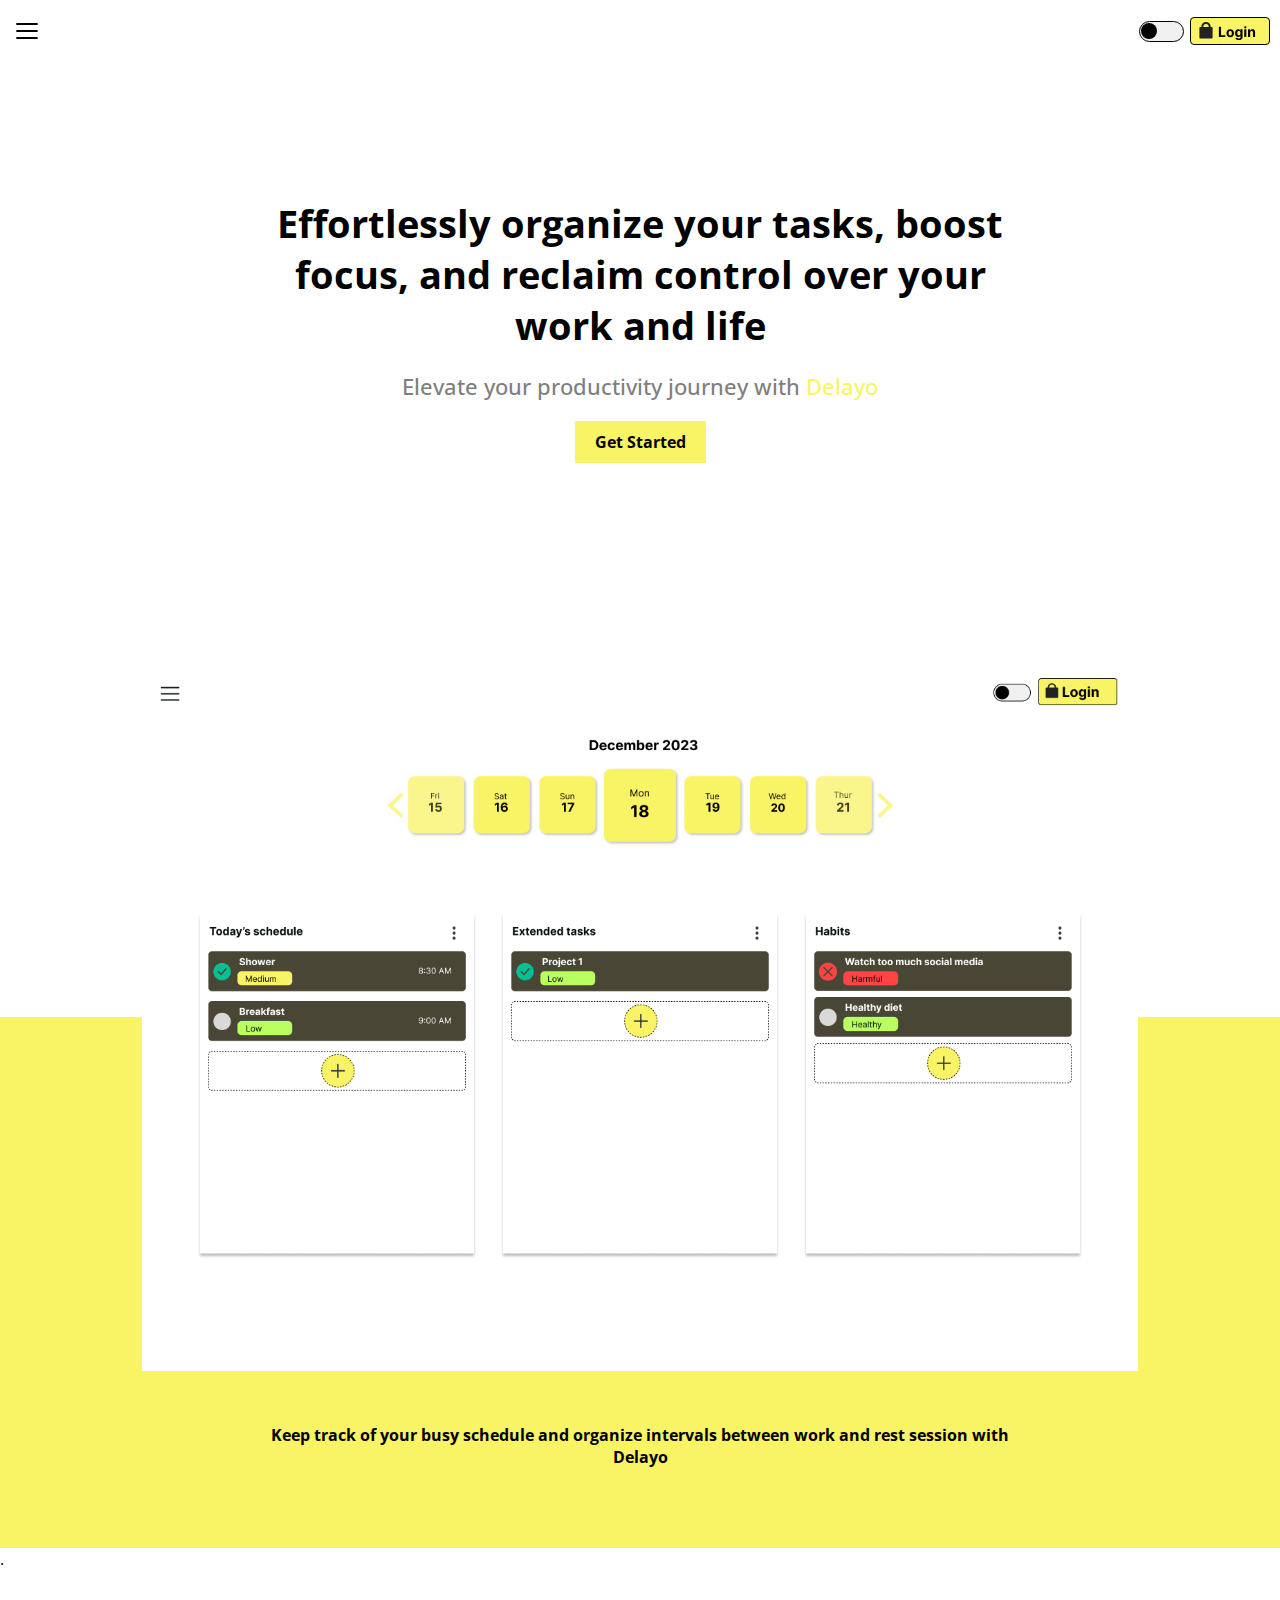
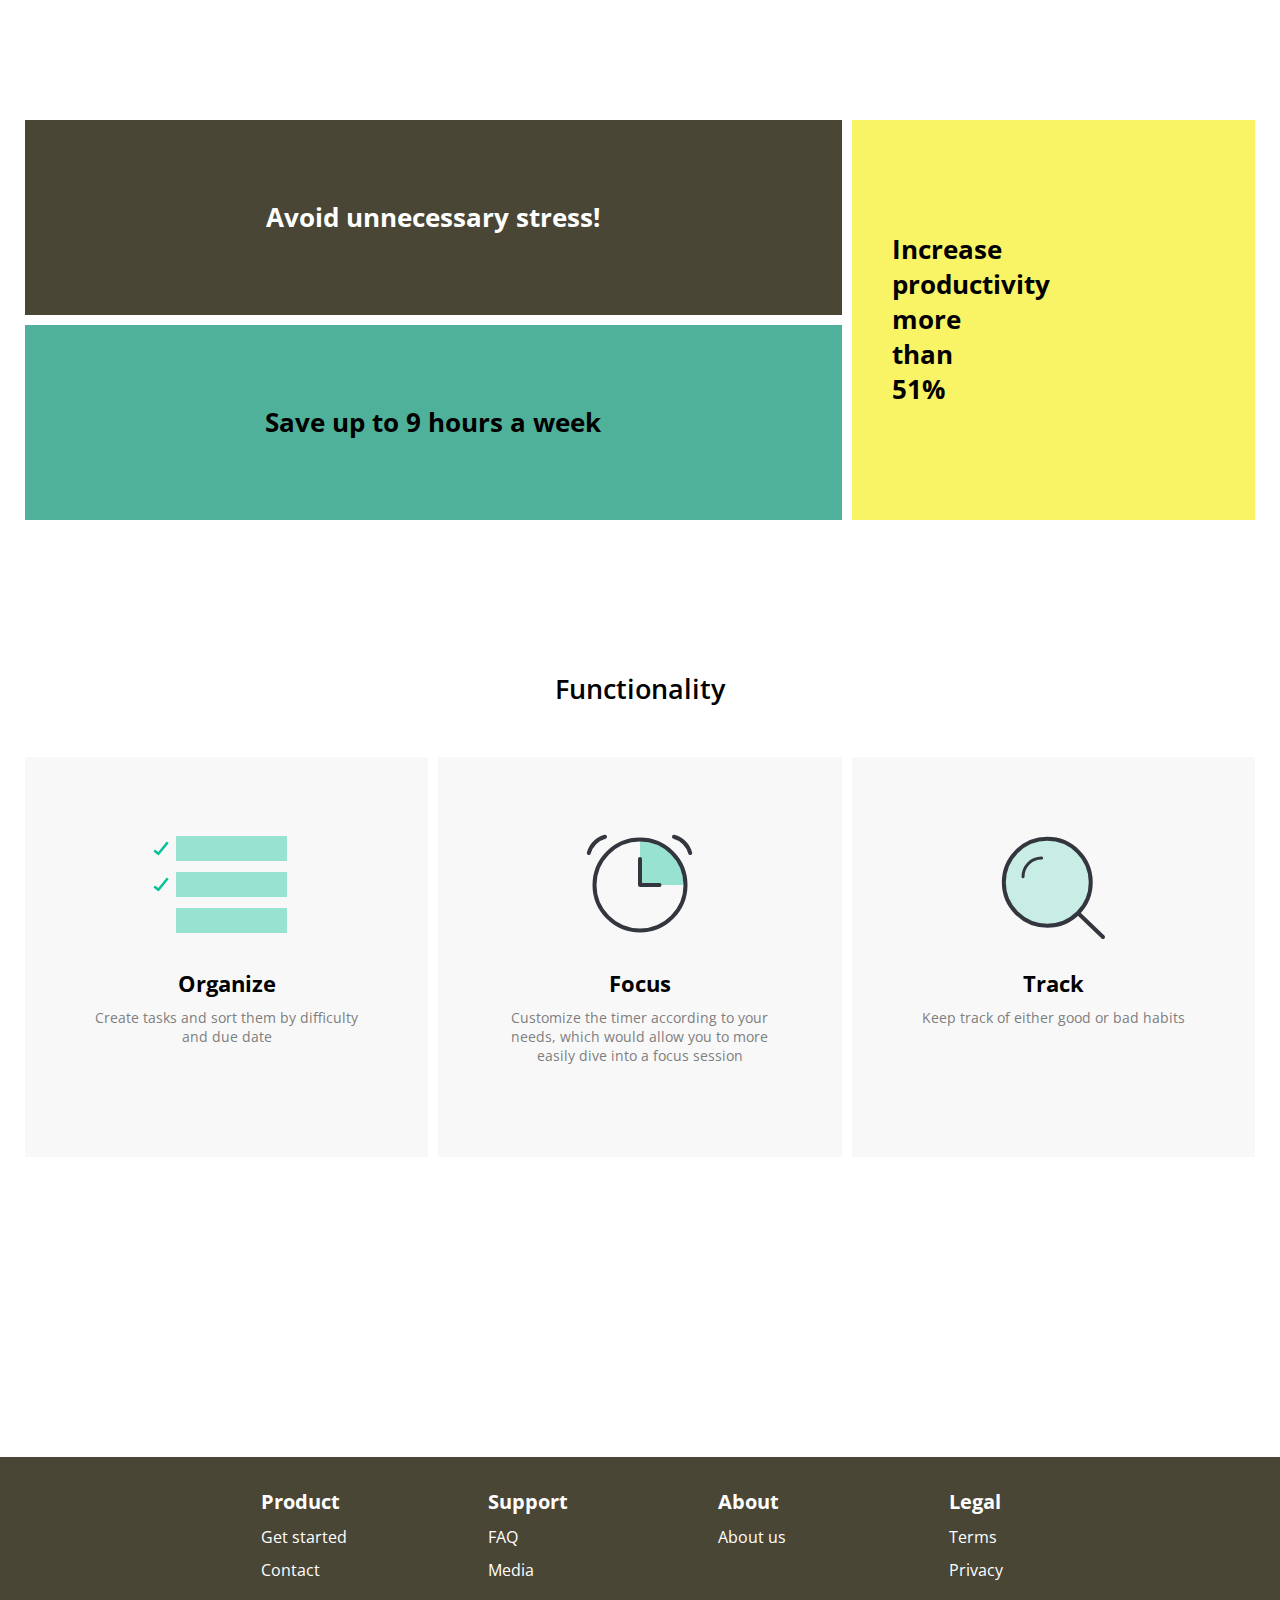
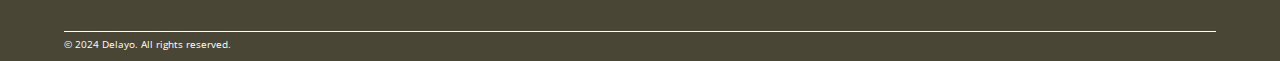
<file: index.html>
<!DOCTYPE html>
<html lang="en">
  <head>
    <meta charset="UTF-8" />
    <meta name="viewport" content="width=device-width, initial-scale=1.0" />
    <title>Home page</title>
    <link rel="stylesheet" href="./reset.css" />
    <link rel="stylesheet" href="./style.css" />
    <link rel="preconnect" href="https://fonts.googleapis.com" />
    <link rel="preconnect" href="https://fonts.gstatic.com" crossorigin />
    <link
      href="https://fonts.googleapis.com/css2?family=Open+Sans:ital,wght@0,300..800;1,300..800&display=swap"
      rel="stylesheet"
    />
  </head>
  <body class="light--mode transition--a stop-scrolling">
    <!-- ==============================Header============================== -->
    <header>
      <nav>
        <ul>
          <li>
            <a href="">
              <svg
                id="menu--open"
                width="34"
                height="34"
                viewBox="0 0 34 34"
                fill="none"
                xmlns="http://www.w3.org/2000/svg"
              >
                <path
                  class="menu__stroke"
                  d="M7.08331 9.91669H26.9166"
                  stroke="#000000"
                  stroke-width="2"
                  stroke-linecap="round"
                />
                <path
                  class="menu__stroke"
                  d="M7.08331 17H26.9166"
                  stroke="#000000"
                  stroke-width="2"
                  stroke-linecap="round"
                />
                <path
                  class="menu__stroke"
                  d="M7.08331 24.0833H26.9166"
                  stroke="#000000"
                  stroke-width="2"
                  stroke-linecap="round"
                />
              </svg>
            </a>
          </li>
          <li>
            <!-- Button -->
            <div class="toggle">
              <span
                class="toggle__b transition--a"
                aria-label="toggle dark mode"
              ></span>
              <span class="toggle__c transition--a"></span>
            </div>
          </li>
          <li>
            <a href="./pages/register.html">
              <svg
                width="80"
                height="28"
                viewBox="0 0 80 28"
                fill="none"
                xmlns="http://www.w3.org/2000/svg"
              >
                <rect
                  x="0.5"
                  y="0.5"
                  width="79"
                  height="27"
                  rx="3.5"
                  fill="#F9F366"
                  stroke="black"
                />
                <path
                  d="M28.8849 20V9.81818H31.0376V18.2251H35.4027V20H28.8849ZM40.2388 20.1491C39.4666 20.1491 38.7987 19.9851 38.2353 19.657C37.6751 19.3255 37.2426 18.8648 36.9377 18.2749C36.6328 17.6816 36.4803 16.9938 36.4803 16.2116C36.4803 15.4228 36.6328 14.7334 36.9377 14.1435C37.2426 13.5502 37.6751 13.0895 38.2353 12.7614C38.7987 12.4299 39.4666 12.2642 40.2388 12.2642C41.0111 12.2642 41.6773 12.4299 42.2374 12.7614C42.8008 13.0895 43.235 13.5502 43.54 14.1435C43.8449 14.7334 43.9973 15.4228 43.9973 16.2116C43.9973 16.9938 43.8449 17.6816 43.54 18.2749C43.235 18.8648 42.8008 19.3255 42.2374 19.657C41.6773 19.9851 41.0111 20.1491 40.2388 20.1491ZM40.2488 18.5085C40.6001 18.5085 40.8934 18.4091 41.1287 18.2102C41.3641 18.008 41.5414 17.733 41.6607 17.3849C41.7833 17.0369 41.8446 16.6409 41.8446 16.1967C41.8446 15.7526 41.7833 15.3565 41.6607 15.0085C41.5414 14.6605 41.3641 14.3854 41.1287 14.1832C40.8934 13.9811 40.6001 13.88 40.2488 13.88C39.8941 13.88 39.5958 13.9811 39.3539 14.1832C39.1152 14.3854 38.9346 14.6605 38.812 15.0085C38.6926 15.3565 38.633 15.7526 38.633 16.1967C38.633 16.6409 38.6926 17.0369 38.812 17.3849C38.9346 17.733 39.1152 18.008 39.3539 18.2102C39.5958 18.4091 39.8941 18.5085 40.2488 18.5085ZM48.8148 23.0227C48.1287 23.0227 47.5404 22.9283 47.0499 22.7393C46.5627 22.5537 46.1749 22.3002 45.8865 21.9787C45.5982 21.6572 45.4109 21.2959 45.3248 20.8949L47.2836 20.6314C47.3432 20.7839 47.4377 20.9264 47.5669 21.0589C47.6962 21.1915 47.8669 21.2976 48.079 21.3771C48.2944 21.46 48.5563 21.5014 48.8645 21.5014C49.3252 21.5014 49.7047 21.3887 50.003 21.1634C50.3046 20.9413 50.4554 20.5684 50.4554 20.0447V18.6477H50.3659C50.2731 18.8598 50.1339 19.0604 49.9483 19.2493C49.7627 19.4382 49.5241 19.5923 49.2324 19.7116C48.9408 19.831 48.5927 19.8906 48.1884 19.8906C47.615 19.8906 47.093 19.758 46.6223 19.4929C46.155 19.2244 45.7821 18.8151 45.5037 18.2649C45.2286 17.7114 45.0911 17.0121 45.0911 16.1669C45.0911 15.3018 45.2319 14.5793 45.5137 13.9993C45.7954 13.4193 46.1699 12.9851 46.6373 12.6967C47.1079 12.4084 47.6233 12.2642 48.1834 12.2642C48.611 12.2642 48.9689 12.3371 49.2573 12.483C49.5456 12.6255 49.7776 12.8045 49.9533 13.0199C50.1323 13.232 50.2698 13.4408 50.3659 13.6463H50.4455V12.3636H52.5485V20.0746C52.5485 20.7242 52.3894 21.2678 52.0712 21.7053C51.753 22.1428 51.3122 22.4709 50.7488 22.6896C50.1886 22.9117 49.544 23.0227 48.8148 23.0227ZM48.8596 18.2997C49.2009 18.2997 49.4893 18.2152 49.7246 18.0462C49.9632 17.8738 50.1455 17.6286 50.2715 17.3104C50.4007 16.9889 50.4654 16.6044 50.4654 16.157C50.4654 15.7095 50.4024 15.3217 50.2765 14.9936C50.1505 14.6622 49.9682 14.4053 49.7296 14.223C49.4909 14.0407 49.2009 13.9496 48.8596 13.9496C48.5115 13.9496 48.2182 14.044 47.9796 14.233C47.7409 14.4186 47.5603 14.6771 47.4377 15.0085C47.315 15.34 47.2537 15.7228 47.2537 16.157C47.2537 16.5978 47.315 16.9789 47.4377 17.3004C47.5636 17.6186 47.7443 17.8655 47.9796 18.0412C48.2182 18.2135 48.5115 18.2997 48.8596 18.2997ZM54.2338 20V12.3636H56.3517V20H54.2338ZM55.2978 11.3793C54.9829 11.3793 54.7128 11.2749 54.4874 11.0661C54.2653 10.8539 54.1543 10.6004 54.1543 10.3054C54.1543 10.0137 54.2653 9.76349 54.4874 9.55469C54.7128 9.34257 54.9829 9.23651 55.2978 9.23651C55.6126 9.23651 55.8811 9.34257 56.1032 9.55469C56.3285 9.76349 56.4412 10.0137 56.4412 10.3054C56.4412 10.6004 56.3285 10.8539 56.1032 11.0661C55.8811 11.2749 55.6126 11.3793 55.2978 11.3793ZM60.1662 15.5852V20H58.0483V12.3636H60.0668V13.7109H60.1562C60.3253 13.2668 60.6087 12.9155 61.0064 12.657C61.4041 12.3951 61.8864 12.2642 62.4531 12.2642C62.9834 12.2642 63.4458 12.3802 63.8402 12.6122C64.2346 12.8442 64.5412 13.1757 64.7599 13.6065C64.9787 14.0341 65.0881 14.5445 65.0881 15.1378V20H62.9702V15.5156C62.9735 15.0483 62.8542 14.6837 62.6122 14.4219C62.3703 14.1567 62.0372 14.0241 61.6129 14.0241C61.3279 14.0241 61.076 14.0855 60.8572 14.2081C60.6418 14.3307 60.4728 14.5097 60.3501 14.745C60.2308 14.977 60.1695 15.2571 60.1662 15.5852Z"
                  fill="black"
                />
                <path
                  d="M19.6667 10.6667V9.54167C19.6667 7.51662 18.025 5.875 16 5.875V5.875C13.975 5.875 12.3333 7.51662 12.3333 9.54167V10.6667"
                  stroke="#222222"
                  stroke-width="2"
                  stroke-linecap="round"
                />
                <rect
                  x="9.39999"
                  y="9.90002"
                  width="13.2"
                  height="11.5"
                  rx="1"
                  fill="#222222"
                />
              </svg>
            </a>
          </li>
        </ul>
      </nav>
    </header>
    <!-- ==============================Main============================== -->
    <main>
      <div class="overlay"></div>
      <div class="overlap">
        <div class="hero-section">
          <section>
            <h1>
              Effortlessly organize your tasks, boost focus, and reclaim control
              over your work and life
            </h1>
            <h3>Elevate your productivity journey with <span>Delayo</span></h3>
            <div>
              <a href="./pages/register.html">Get Started</a>
            </div>
          </section>
        </div>
        <!-- ==============================Sidebar============================== -->
        <nav class="sidebar sidebar--active">
          <div class="grid__wrapper">
            <div>
              <svg
                id="menu--close"
                width="34"
                height="34"
                viewBox="0 0 34 34"
                fill="none"
                xmlns="http://www.w3.org/2000/svg"
              >
                <path
                  class="menu__stroke"
                  d="M7.08331 9.91669H26.9166"
                  stroke="#081109"
                  stroke-width="2"
                  stroke-linecap="round"
                />
                <path
                  class="menu__stroke"
                  d="M7.08331 17H26.9166"
                  stroke="#081109"
                  stroke-width="2"
                  stroke-linecap="round"
                />
                <path
                  class="menu__stroke"
                  d="M7.08331 24.0833H26.9166"
                  stroke="#081109"
                  stroke-width="2"
                  stroke-linecap="round"
                />
              </svg>
              <span id="menu--text">Menu</span>
            </div>
            <div>
              <ul>
                <li>
                  <a
                    href="./index.html"
                    class="menu__item menu--active"
                    id="Home"
                  >
                    <svg
                      width="34"
                      height="34"
                      viewBox="0 0 34 34"
                      fill="none"
                      xmlns="http://www.w3.org/2000/svg"
                    >
                      <path
                        class="menu__stroke"
                        d="M2.8335 31.1666H31.1668"
                        stroke="black"
                        stroke-width="2"
                        stroke-miterlimit="10"
                        stroke-linecap="round"
                        stroke-linejoin="round"
                      />
                      <path
                        class="menu__stroke"
                        d="M4.1792 31.1667L4.25004 14.1242C4.25004 13.26 4.66087 12.4384 5.34087 11.9001L15.2575 4.17923C16.2775 3.3859 17.7084 3.3859 18.7425 4.17923L28.6592 11.8859C29.3534 12.4242 29.75 13.2458 29.75 14.1242V31.1667"
                        stroke="black"
                        stroke-width="2"
                        stroke-miterlimit="10"
                        stroke-linejoin="round"
                      />
                      <path
                        class="menu__stroke"
                        d="M20.6931 19.3448H13.3069C12.4311 19.3448 11.7241 20.059 11.7241 20.9436V31.069H22.2758V20.9436C22.2758 20.059 21.5689 19.3448 20.6931 19.3448Z"
                        stroke="black"
                        stroke-width="2"
                        stroke-miterlimit="10"
                        stroke-linecap="round"
                        stroke-linejoin="round"
                      />
                    </svg>
                    <span>Home</span>
                  </a>
                </li>
                <li>
                  <a
                    href="./pages/to-do.html"
                    class="menu__item menu--active"
                    id="Tasks"
                  >
                    <svg
                      width="34"
                      height="34"
                      viewBox="0 0 34 36"
                      fill="none"
                      xmlns="http://www.w3.org/2000/svg"
                    >
                      <path
                        class="menu__stroke"
                        d="M20.3063 4.625H13.8752C10.9682 4.625 9.51467 4.625 8.61158 5.52809C7.7085 6.43117 7.7085 7.88467 7.7085 10.7917V26.2083C7.7085 29.1153 7.7085 30.5688 8.61158 31.4719C9.51467 32.375 10.9682 32.375 13.8752 32.375H23.1252C26.0322 32.375 27.4857 32.375 28.3887 31.4719C29.2918 30.5688 29.2918 29.1153 29.2918 26.2083V13.6105C29.2918 12.9803 29.2918 12.6653 29.1745 12.3819C29.0571 12.0986 28.8343 11.8758 28.3887 11.4302L22.4866 5.52809C22.041 5.0825 21.8182 4.8597 21.5349 4.74235C21.2516 4.625 20.9365 4.625 20.3063 4.625Z"
                        stroke="#33363F"
                        stroke-width="2"
                      />
                      <path
                        class="menu__stroke"
                        d="M20.0415 4.625V10.7917C20.0415 12.2452 20.0415 12.9719 20.493 13.4235C20.9446 13.875 21.6713 13.875 23.1248 13.875H29.2915"
                        stroke="#33363F"
                        stroke-width="2"
                      />
                    </svg>
                    <span>Tasks</span>
                  </a>
                </li>
              </ul>
            </div>
            <div>
              <ul>
                <li>
                  <a
                    href="./pages/settings.html"
                    class="menu__item menu--active"
                    id="Settings"
                  >
                    <svg
                      width="34"
                      height="34"
                      viewBox="0 0 34 34"
                      fill="none"
                      xmlns="http://www.w3.org/2000/svg"
                    >
                      <path
                        class="menu__fill"
                        d="M21.1801 4.80099H20.1801V4.85087L20.1851 4.9005L21.1801 4.80099ZM21.1801 4.80097H22.1801V4.7511L22.1751 4.70147L21.1801 4.80097ZM21.2539 5.53891L20.2589 5.63841V5.63842L21.2539 5.53891ZM22.0517 8.2182L22.4344 7.29432V7.29432L22.0517 8.2182ZM24.5104 6.88782L25.1437 7.66177V7.66177L24.5104 6.88782ZM25.0844 6.41823L24.4511 5.64427L24.4511 5.64427L25.0844 6.41823ZM26.4678 5.62036L26.418 6.61912L26.4678 5.62036ZM27.7651 6.55193L28.4722 5.84482L28.4722 5.84482L27.7651 6.55193ZM29.448 8.23488L30.1551 7.52777V7.52777L29.448 8.23488ZM30.3796 9.5321L31.3783 9.48228V9.48228L30.3796 9.5321ZM29.5817 10.9156L28.8078 10.2823V10.2823L29.5817 10.9156ZM29.1121 11.4896L29.8861 12.1228L29.8861 12.1228L29.1121 11.4896ZM30.461 14.7461L30.3615 15.7411H30.3615L30.461 14.7461ZM31.199 14.8199L31.2985 13.8249L31.199 14.8199ZM32.7415 15.234L33.4829 14.563L33.4829 14.563L32.7415 15.234ZM32.7415 20.766L33.4829 21.437L33.4829 21.437L32.7415 20.766ZM31.199 21.1801V22.1801H31.2489L31.2985 22.1751L31.199 21.1801ZM31.199 21.1801V20.1801H31.1491L31.0995 20.1851L31.199 21.1801ZM30.4616 21.2538L30.3621 20.2588L30.4616 21.2538ZM29.1127 24.5104L28.3387 25.1436L28.3387 25.1436L29.1127 24.5104ZM29.5818 25.0838L30.3557 24.4505L30.3557 24.4505L29.5818 25.0838ZM30.3797 26.4672L31.3784 26.5171L30.3797 26.4672ZM26.4679 30.379L26.5177 31.3777L26.5177 31.3777L26.4679 30.379ZM25.0844 29.5811L24.4512 30.3551L24.4512 30.3551L25.0844 29.5811ZM24.5105 29.1115L25.1437 28.3376L25.1437 28.3376L24.5105 29.1115ZM22.0518 27.7811L21.6691 26.8573L21.6691 26.8573L22.0518 27.7811ZM21.254 30.4604L20.2589 30.3609V30.3609L21.254 30.4604ZM21.1801 31.199L20.1851 31.0995L21.1801 31.199ZM20.766 32.7415L21.437 33.4829L21.437 33.4829L20.766 32.7415ZM15.234 32.7415L14.563 33.4829L14.563 33.4829L15.234 32.7415ZM14.8199 31.199L13.8249 31.2985L14.8199 31.199ZM14.7461 30.461L13.7511 30.5605L14.7461 30.461ZM13.9483 27.7817L14.3309 26.8578L14.3309 26.8578L13.9483 27.7817ZM11.4895 29.1121L10.8563 28.3382H10.8563L11.4895 29.1121ZM10.9155 29.5818L10.2823 28.8078H10.2823L10.9155 29.5818ZM9.53203 30.3797L9.48221 31.3784L9.48221 31.3784L9.53203 30.3797ZM8.23481 29.4481L7.52771 30.1552H7.52771L8.23481 29.4481ZM6.55186 27.7651L5.84476 28.4722H5.84476L6.55186 27.7651ZM6.41816 25.0844L7.19212 25.7177H7.19212L6.41816 25.0844ZM6.8878 24.5104L6.11385 23.8772L6.11384 23.8772L6.8878 24.5104ZM8.21818 22.0517L7.2943 22.4344L7.2943 22.4344L8.21818 22.0517ZM5.53889 21.2539L5.6384 20.2589H5.6384L5.53889 21.2539ZM4.80099 21.1801L4.90049 20.1851L4.85087 20.1801H4.80099V21.1801ZM4.80097 21.1801L4.70147 22.1751L4.7511 22.1801H4.80097V21.1801ZM3.25855 20.766L4 20.095H4L3.25855 20.766ZM3 19.19H4H3ZM3 16.81H2H3ZM3.25855 15.234L2.5171 14.563L2.51709 14.563L3.25855 15.234ZM4.80099 14.8199L4.9005 15.8149L4.80099 14.8199ZM5.53946 14.7461L5.43996 13.751H5.43996L5.53946 14.7461ZM6.88837 11.4895L7.66232 10.8563L7.66232 10.8563L6.88837 11.4895ZM6.41823 10.9149L7.19219 10.2817L6.41823 10.9149ZM6.55193 8.2342L5.84482 7.52709L6.55193 8.2342ZM10.9156 6.41755L11.5488 5.64359V5.64359L10.9156 6.41755ZM11.4896 6.88723L10.8564 7.66118L10.8727 7.67456L10.8896 7.68723L11.4896 6.88723ZM11.4896 6.88723L12.1229 6.11327L12.1065 6.0999L12.0896 6.08723L11.4896 6.88723ZM13.9483 8.21761L14.331 9.14149L13.9483 8.21761ZM14.7462 5.53832L15.7412 5.63782V5.63782L14.7462 5.53832ZM14.8199 4.80099L13.8249 4.70149V4.70149L14.8199 4.80099ZM15.234 3.25855L14.563 2.51709L14.563 2.5171L15.234 3.25855ZM20.766 3.25855L20.095 4V4L20.766 3.25855ZM22.1801 4.80099V4.80097H20.1801V4.80099H22.1801ZM22.2489 5.43941L22.1751 4.70149L20.1851 4.9005L20.2589 5.63841L22.2489 5.43941ZM22.4344 7.29432C22.6083 7.36634 22.5638 7.50796 22.4765 7.16129C22.389 6.8132 22.334 6.28998 22.2489 5.43941L20.2589 5.63842C20.3371 6.42138 20.4047 7.12331 20.537 7.64923C20.6696 8.17658 20.9423 8.84107 21.6691 9.14208L22.4344 7.29432ZM23.8772 6.11386C23.2156 6.65516 22.8067 6.98625 22.4987 7.17046C22.1919 7.35392 22.2605 7.22229 22.4344 7.29432L21.669 9.14208C22.3958 9.44309 23.0584 9.16605 23.5251 8.88697C23.9906 8.60864 24.5347 8.16005 25.1437 7.66177L23.8772 6.11386ZM24.4511 5.64427L23.8772 6.11386L25.1437 7.66177L25.7176 7.19219L24.4511 5.64427ZM26.5177 4.6216C26.0429 4.59792 25.6585 4.7684 25.3523 4.95928C25.0704 5.13505 24.7633 5.38885 24.4511 5.64427L25.7176 7.19219C26.0712 6.9029 26.2634 6.74816 26.4106 6.65638C26.5335 6.5797 26.508 6.6236 26.418 6.61912L26.5177 4.6216ZM28.4722 5.84482C28.1869 5.5596 27.9066 5.27651 27.6436 5.07355C27.358 4.85316 26.9924 4.64528 26.5177 4.6216L26.418 6.61912C26.3281 6.61463 26.307 6.56841 26.4218 6.65694C26.5591 6.76291 26.7349 6.93601 27.058 7.25904L28.4722 5.84482ZM30.1551 7.52777L28.4722 5.84482L27.058 7.25904L28.7409 8.94199L30.1551 7.52777ZM31.3783 9.48228C31.3547 9.00752 31.1468 8.64196 30.9264 8.35635C30.7234 8.09334 30.4403 7.813 30.1551 7.52777L28.7409 8.94199C29.0639 9.26502 29.237 9.44086 29.343 9.57819C29.4315 9.69292 29.3853 9.67183 29.3808 9.58191L31.3783 9.48228ZM30.3557 11.5488C30.6111 11.2366 30.8649 10.9295 31.0407 10.6476C31.2315 10.3415 31.402 9.95704 31.3783 9.48228L29.3808 9.58191C29.3763 9.49199 29.4202 9.46641 29.3436 9.58937C29.2518 9.73657 29.097 9.92876 28.8078 10.2823L30.3557 11.5488ZM29.8861 12.1228L30.3557 11.5488L28.8078 10.2823L28.3381 10.8563L29.8861 12.1228ZM28.7056 13.5656C28.7776 13.7395 28.646 13.8081 28.8294 13.5013C29.0137 13.1932 29.3448 12.7844 29.8861 12.1228L28.3381 10.8563C27.8399 11.4653 27.3913 12.0094 27.1129 12.4748C26.8339 12.9415 26.5568 13.6042 26.8578 14.3309L28.7056 13.5656ZM30.5605 13.7511C29.7099 13.666 29.1867 13.611 28.8386 13.5234C28.492 13.4362 28.6336 13.3917 28.7056 13.5656L26.8578 14.3309C27.1588 15.0576 27.8233 15.3303 28.3507 15.463C28.8766 15.5953 29.5785 15.6628 30.3615 15.7411L30.5605 13.7511ZM31.2985 13.8249L30.5605 13.7511L30.3615 15.7411L31.0995 15.8149L31.2985 13.8249ZM33.4829 14.563C33.1639 14.2105 32.7716 14.0592 32.4201 13.9777C32.0965 13.9027 31.6999 13.865 31.2985 13.8249L31.0995 15.8149C31.5541 15.8604 31.7994 15.8869 31.9684 15.9261C32.1095 15.9588 32.0604 15.9717 32 15.905L33.4829 14.563ZM34 16.81C34 16.4066 34.0019 16.0082 33.9595 15.6787C33.9134 15.3209 33.8019 14.9154 33.4829 14.563L32 15.905C31.9396 15.8382 31.9574 15.7906 31.9759 15.9344C31.9981 16.1064 32 16.3531 32 16.81H34ZM34 19.19V16.81H32V19.19H34ZM33.4829 21.437C33.8019 21.0846 33.9134 20.6791 33.9595 20.3213C34.0019 19.9918 34 19.5934 34 19.19H32C32 19.6469 31.9981 19.8936 31.9759 20.0656C31.9574 20.2094 31.9396 20.1618 32 20.095L33.4829 21.437ZM31.2985 22.1751C31.6999 22.135 32.0965 22.0973 32.4201 22.0223C32.7716 21.9408 33.1639 21.7895 33.4829 21.437L32 20.095C32.0604 20.0283 32.1095 20.0412 31.9684 20.0739C31.7994 20.1131 31.5541 20.1396 31.0995 20.1851L31.2985 22.1751ZM31.199 22.1801H31.199V20.1801H31.199V22.1801ZM30.5611 22.2489L31.2985 22.1751L31.0995 20.1851L30.3621 20.2588L30.5611 22.2489ZM28.7062 22.4344C28.6341 22.6083 28.4925 22.5637 28.8392 22.4765C29.1873 22.3889 29.7105 22.3339 30.5611 22.2489L30.3621 20.2588C29.5791 20.3371 28.8772 20.4046 28.3512 20.5369C27.8239 20.6696 27.1594 20.9423 26.8584 21.669L28.7062 22.4344ZM29.8866 23.8772C29.3453 23.2156 29.0142 22.8067 28.83 22.4986C28.6466 22.1918 28.7782 22.2605 28.7062 22.4344L26.8584 21.669C26.5574 22.3957 26.8344 23.0584 27.1135 23.5251C27.3918 23.9905 27.8404 24.5346 28.3387 25.1436L29.8866 23.8772ZM30.3557 24.4505L29.8866 23.8772L28.3387 25.1436L28.8078 25.717L30.3557 24.4505ZM31.3784 26.5171C31.4021 26.0423 31.2316 25.6579 31.0407 25.3517C30.865 25.0698 30.6112 24.7627 30.3557 24.4505L28.8078 25.717C29.0971 26.0706 29.2519 26.2628 29.3436 26.41C29.4203 26.5329 29.3764 26.5073 29.3809 26.4174L31.3784 26.5171ZM30.1552 28.4716C30.4404 28.1863 30.7235 27.906 30.9265 27.643C31.1469 27.3574 31.3547 26.9918 31.3784 26.5171L29.3809 26.4174C29.3854 26.3275 29.4316 26.3064 29.3431 26.4211C29.2371 26.5585 29.064 26.7343 28.741 27.0573L30.1552 28.4716ZM28.4722 30.1545L30.1552 28.4716L28.741 27.0573L27.058 28.7403L28.4722 30.1545ZM26.5177 31.3777C26.9925 31.3541 27.3581 31.1462 27.6437 30.9258C27.9067 30.7228 28.187 30.4397 28.4722 30.1545L27.058 28.7403C26.735 29.0633 26.5591 29.2364 26.4218 29.3424C26.3071 29.4309 26.3282 29.3847 26.4181 29.3802L26.5177 31.3777ZM24.4512 30.3551C24.7634 30.6105 25.0705 30.8643 25.3524 31.0401C25.6585 31.2309 26.043 31.4014 26.5177 31.3777L26.4181 29.3802C26.508 29.3757 26.5336 29.4196 26.4106 29.343C26.2634 29.2512 26.0712 29.0964 25.7177 28.8071L24.4512 30.3551ZM23.8773 29.8855L24.4512 30.3551L25.7177 28.8071L25.1437 28.3376L23.8773 29.8855ZM22.4345 28.705C22.2606 28.777 22.192 28.6454 22.4988 28.8289C22.8068 29.0131 23.2157 29.3442 23.8773 29.8855L25.1437 28.3376C24.5347 27.8393 23.9907 27.3907 23.5252 27.1124C23.0585 26.8333 22.3958 26.5562 21.6691 26.8573L22.4345 28.705ZM22.249 30.5599C22.334 29.7094 22.389 29.1861 22.4766 28.838C22.5638 28.4914 22.6084 28.633 22.4345 28.705L21.6691 26.8573C20.9424 27.1583 20.6697 27.8228 20.537 28.3501C20.4047 28.876 20.3372 29.578 20.2589 30.3609L22.249 30.5599ZM22.1751 31.2985L22.249 30.5599L20.2589 30.3609L20.1851 31.0995L22.1751 31.2985ZM21.437 33.4829C21.7895 33.1639 21.9408 32.7716 22.0222 32.4201C22.0973 32.0965 22.135 31.6999 22.1751 31.2985L20.1851 31.0995C20.1396 31.5541 20.1131 31.7994 20.0739 31.9684C20.0412 32.1095 20.0283 32.0604 20.095 32L21.437 33.4829ZM19.19 34C19.5934 34 19.9918 34.0019 20.3213 33.9595C20.6791 33.9134 21.0846 33.8019 21.437 33.4829L20.095 32C20.1618 31.9396 20.2094 31.9574 20.0656 31.9759C19.8936 31.9981 19.6469 32 19.19 32V34ZM16.81 34H19.19V32H16.81V34ZM14.563 33.4829C14.9154 33.8019 15.3209 33.9134 15.6787 33.9595C16.0082 34.0019 16.4066 34 16.81 34V32C16.3531 32 16.1064 31.9981 15.9344 31.9759C15.7906 31.9574 15.8382 31.9396 15.905 32L14.563 33.4829ZM13.8249 31.2985C13.865 31.6999 13.9027 32.0965 13.9777 32.4201C14.0592 32.7716 14.2105 33.1639 14.563 33.4829L15.905 32C15.9717 32.0604 15.9588 32.1095 15.9261 31.9684C15.8869 31.7994 15.8604 31.5541 15.8149 31.0995L13.8249 31.2985ZM13.7511 30.5605L13.8249 31.2985L15.8149 31.0995L15.7411 30.3615L13.7511 30.5605ZM13.5656 28.7056C13.3917 28.6336 13.4362 28.492 13.5234 28.8386C13.611 29.1867 13.666 29.7099 13.7511 30.5605L15.7411 30.3615C15.6628 29.5785 15.5953 28.8766 15.463 28.3507C15.3303 27.8233 15.0576 27.1589 14.3309 26.8578L13.5656 28.7056ZM12.1228 29.8861C12.7844 29.3448 13.1932 29.0137 13.5013 28.8295C13.8081 28.646 13.7395 28.7776 13.5656 28.7056L14.3309 26.8578C13.6042 26.5568 12.9415 26.8339 12.4748 27.113C12.0094 27.3913 11.4653 27.8399 10.8563 28.3382L12.1228 29.8861ZM11.5487 30.3557L12.1228 29.8861L10.8563 28.3382L10.2823 28.8078L11.5487 30.3557ZM9.48221 31.3784C9.95697 31.4021 10.3414 31.2316 10.6475 31.0407C10.9294 30.865 11.2366 30.6112 11.5487 30.3557L10.2823 28.8078C9.92869 29.0971 9.7365 29.2519 9.5893 29.3436C9.46634 29.4203 9.49192 29.3764 9.58184 29.3809L9.48221 31.3784ZM7.52771 30.1552C7.81293 30.4404 8.09327 30.7235 8.35628 30.9265C8.64189 31.1469 9.00745 31.3547 9.48221 31.3784L9.58185 29.3809C9.67177 29.3854 9.69285 29.4316 9.57812 29.3431C9.44079 29.2371 9.26495 29.064 8.94192 28.741L7.52771 30.1552ZM5.84476 28.4722L7.52771 30.1552L8.94192 28.741L7.25897 27.058L5.84476 28.4722ZM4.62153 26.5177C4.64521 26.9925 4.85309 27.3581 5.07349 27.6437C5.27644 27.9067 5.55953 28.187 5.84476 28.4722L7.25897 27.058C6.93594 26.735 6.76284 26.5592 6.65687 26.4218C6.56834 26.3071 6.61456 26.3282 6.61905 26.4181L4.62153 26.5177ZM5.6442 24.4512C5.38878 24.7634 5.13499 25.0705 4.95921 25.3524C4.76833 25.6585 4.59785 26.043 4.62153 26.5177L6.61905 26.4181C6.62353 26.508 6.57964 26.5336 6.65631 26.4106C6.74809 26.2634 6.90283 26.0713 7.19212 25.7177L5.6442 24.4512ZM6.11384 23.8772L5.6442 24.4512L7.19212 25.7177L7.66176 25.1437L6.11384 23.8772ZM7.2943 22.4344C7.22228 22.2605 7.35391 22.1919 7.17045 22.4987C6.98624 22.8067 6.65515 23.2156 6.11385 23.8772L7.66176 25.1437C8.16003 24.5347 8.60863 23.9906 8.88696 23.5251C9.16604 23.0584 9.44307 22.3958 9.14206 21.6691L7.2943 22.4344ZM5.43939 22.2489C6.28996 22.334 6.81319 22.389 7.16127 22.4765C7.50794 22.5638 7.36633 22.6083 7.2943 22.4344L9.14206 21.6691C8.84105 20.9423 8.17657 20.6696 7.64922 20.537C7.12329 20.4047 6.42136 20.3371 5.6384 20.2589L5.43939 22.2489ZM4.70149 22.1751L5.43939 22.2489L5.6384 20.2589L4.90049 20.1851L4.70149 22.1751ZM4.80097 22.1801H4.80099V20.1801H4.80097V22.1801ZM2.51709 21.437C2.83605 21.7895 3.22843 21.9408 3.57987 22.0222C3.90349 22.0973 4.30011 22.135 4.70147 22.1751L4.90048 20.1851C4.44592 20.1396 4.2006 20.1131 4.03163 20.0739C3.89046 20.0412 3.93959 20.0283 4 20.095L2.51709 21.437ZM2 19.19C2 19.5934 1.99806 19.9918 2.04052 20.3213C2.08663 20.6791 2.19813 21.0846 2.51709 21.437L4 20.095C4.06041 20.1618 4.04264 20.2094 4.02412 20.0656C4.00194 19.8936 4 19.6469 4 19.19H2ZM2 16.81L2 19.19H4L4 16.81H2ZM2.51709 14.563C2.19813 14.9154 2.08664 15.3209 2.04052 15.6787C1.99806 16.0082 2 16.4066 2 16.81H4C4 16.3531 4.00194 16.1064 4.02412 15.9344C4.04264 15.7906 4.06041 15.8382 4 15.905L2.51709 14.563ZM4.70149 13.8249C4.30013 13.865 3.9035 13.9027 3.57987 13.9777C3.22844 14.0592 2.83606 14.2105 2.5171 14.563L4 15.905C3.93959 15.9717 3.89046 15.9588 4.03163 15.9261C4.20061 15.8869 4.44593 15.8604 4.9005 15.8149L4.70149 13.8249ZM5.43996 13.751L4.70149 13.8249L4.9005 15.8149L5.63896 15.7411L5.43996 13.751ZM7.29487 13.5655C7.36689 13.3916 7.50851 13.4362 7.16184 13.5234C6.81375 13.611 6.29053 13.666 5.43996 13.751L5.63896 15.7411C6.42193 15.6628 7.12385 15.5953 7.64978 15.463C8.17713 15.3303 8.84162 15.0576 9.14263 14.3309L7.29487 13.5655ZM6.11441 12.1227C6.65571 12.7843 6.9868 13.1932 7.17101 13.5012C7.35448 13.808 7.22284 13.7394 7.29487 13.5655L9.14263 14.3309C9.44364 13.6042 9.1666 12.9415 8.88752 12.4748C8.60919 12.0094 8.1606 11.4653 7.66232 10.8563L6.11441 12.1227ZM5.64427 11.5481L6.11441 12.1227L7.66232 10.8563L7.19219 10.2817L5.64427 11.5481ZM4.6216 9.4816C4.59792 9.95636 4.76839 10.3408 4.95928 10.6469C5.13505 10.9288 5.38885 11.2359 5.64427 11.5481L7.19219 10.2817C6.9029 9.92808 6.74816 9.73589 6.65638 9.5887C6.5797 9.46573 6.6236 9.49131 6.61911 9.58123L4.6216 9.4816ZM5.84482 7.52709C5.5596 7.81232 5.27651 8.09266 5.07355 8.35567C4.85316 8.64128 4.64527 9.00685 4.6216 9.4816L6.61911 9.58123C6.61463 9.67115 6.5684 9.69224 6.65694 9.57751C6.76291 9.44018 6.936 9.26434 7.25904 8.94131L5.84482 7.52709ZM7.52777 5.84415L5.84482 7.52709L7.25904 8.94131L8.94199 7.25836L7.52777 5.84415ZM9.48228 4.62092C9.00752 4.6446 8.64196 4.85248 8.35635 5.07288C8.09334 5.27583 7.81299 5.55892 7.52777 5.84415L8.94199 7.25836C9.26502 6.93533 9.44086 6.76223 9.57819 6.65626C9.69292 6.56773 9.67183 6.61395 9.58191 6.61844L9.48228 4.62092ZM11.5488 5.64359C11.2366 5.38817 10.9295 5.13437 10.6476 4.9586C10.3415 4.76772 9.95704 4.59724 9.48228 4.62092L9.58191 6.61844C9.49199 6.62292 9.4664 6.57903 9.58937 6.6557C9.73656 6.74748 9.92876 6.90222 10.2823 7.19151L11.5488 5.64359ZM12.1229 6.11327L11.5488 5.64359L10.2823 7.19151L10.8564 7.66118L12.1229 6.11327ZM12.0896 6.08723L12.0896 6.08723L10.8896 7.68723L10.8896 7.68723L12.0896 6.08723ZM13.5656 7.29373C13.7395 7.2217 13.8082 7.35334 13.5014 7.16987C13.1933 6.98566 12.7844 6.65457 12.1229 6.11327L10.8564 7.66119C11.4654 8.15946 12.0095 8.60805 12.4749 8.88638C12.9416 9.16546 13.6043 9.4425 14.331 9.14149L13.5656 7.29373ZM13.7511 5.43882C13.6661 6.28939 13.6111 6.81261 13.5235 7.1607C13.4363 7.50737 13.3917 7.36576 13.5656 7.29373L14.331 9.14149C15.0577 8.84048 15.3304 8.17599 15.4631 7.64865C15.5954 7.12272 15.6629 6.42079 15.7412 5.63782L13.7511 5.43882ZM13.8249 4.70149L13.7511 5.43882L15.7412 5.63782L15.8149 4.90049L13.8249 4.70149ZM14.563 2.5171C14.2105 2.83606 14.0592 3.22844 13.9777 3.57987C13.9027 3.9035 13.865 4.30012 13.8249 4.70149L15.8149 4.9005C15.8604 4.44593 15.8869 4.20061 15.9261 4.03163C15.9588 3.89046 15.9717 3.93959 15.905 4L14.563 2.5171ZM16.81 2C16.4066 2 16.0082 1.99806 15.6787 2.04052C15.3209 2.08663 14.9154 2.19813 14.563 2.51709L15.905 4C15.8382 4.06041 15.7906 4.04264 15.9344 4.02412C16.1064 4.00194 16.3531 4 16.81 4V2ZM19.19 2H16.81V4H19.19V2ZM21.437 2.51709C21.0846 2.19813 20.6791 2.08663 20.3213 2.04052C19.9918 1.99806 19.5934 2 19.19 2V4C19.6469 4 19.8936 4.00194 20.0656 4.02412C20.2094 4.04264 20.1618 4.06041 20.095 4L21.437 2.51709ZM22.1751 4.70147C22.135 4.30011 22.0973 3.90349 22.0222 3.57987C21.9408 3.22843 21.7895 2.83605 21.437 2.51709L20.095 4C20.0283 3.93959 20.0412 3.89046 20.0739 4.03163C20.1131 4.2006 20.1396 4.44592 20.1851 4.90048L22.1751 4.70147ZM23 18C23 20.7614 20.7614 23 18 23V25C21.866 25 25 21.866 25 18H23ZM18 13C20.7614 13 23 15.2386 23 18H25C25 14.134 21.866 11 18 11V13ZM13 18C13 15.2386 15.2386 13 18 13V11C14.134 11 11 14.134 11 18H13ZM18 23C15.2386 23 13 20.7614 13 18H11C11 21.866 14.134 25 18 25V23Z"
                        fill="black"
                      />
                    </svg>
                    <span>Settings</span>
                  </a>
                </li>
                <li>
                  <a href="" class="menu__item menu--active" id="Logout">
                    <svg
                      width="34"
                      height="34"
                      viewBox="0 0 34 34"
                      fill="none"
                      xmlns="http://www.w3.org/2000/svg"
                    >
                      <path
                        class="menu__fill"
                        d="M2.75 16.5L1.96913 15.8753L1.46938 16.5L1.96913 17.1247L2.75 16.5ZM15.125 17.5C15.6773 17.5 16.125 17.0523 16.125 16.5C16.125 15.9477 15.6773 15.5 15.125 15.5V17.5ZM7.46913 9.0003L1.96913 15.8753L3.53087 17.1247L9.03087 10.2497L7.46913 9.0003ZM1.96913 17.1247L7.46913 23.9997L9.03087 22.7503L3.53087 15.8753L1.96913 17.1247ZM2.75 17.5H15.125V15.5H2.75V17.5Z"
                        fill="#33363F"
                      />
                      <path
                        class="menu__stroke"
                        d="M13.75 11.1814V8.88851C13.75 7.27017 13.75 6.461 14.224 5.9015C14.6979 5.34201 15.4961 5.20899 17.0924 4.94293L23.2636 3.9144C26.5067 3.37388 28.1282 3.10363 29.1891 4.00232C30.25 4.90102 30.25 6.54493 30.25 9.83276V23.1672C30.25 26.4551 30.25 28.099 29.1891 28.9977C28.1282 29.8964 26.5067 29.6261 23.2636 29.0856L17.0924 28.0571C15.4961 27.791 14.6979 27.658 14.224 27.0985C13.75 26.539 13.75 25.7298 13.75 24.1115V22.0907"
                        stroke="#33363F"
                        stroke-width="2"
                      />
                    </svg>
                    <span>Logout</span>
                  </a>
                </li>
              </ul>
            </div>
          </div>
        </nav>
      </div>
      <section>
        <div class="yellow-container">
          .
          <img
            src="./img/taskscreen--lightmode.png"
            alt="task screen image"
            class="image"
          />
          <div class="div--white transition--a"></div>
          <div class="div--yellow">
            <h4>
              Keep track of your busy schedule and organize intervals between
              work and rest session with Delayo
            </h4>
          </div>
        </div>
      </section>
      <section>
        <div class="grid grid--benefits">
          <div>
            <h4>Avoid unnecessary stress!</h4>
          </div>
          <div>
            <h4>Save up to 9 hours a week</h4>
          </div>
          <div>
            <h4>Increase productivity more than 51%</h4>
          </div>
        </div>
      </section>
      <section>
        <h2>Functionality</h2>
        <div class="flex">
          <div>
            <svg
              class="functionality--svg"
              width="156"
              height="156"
              viewBox="0 0 156 156"
              fill="none"
              xmlns="http://www.w3.org/2000/svg"
            >
              <rect
                x="27"
                y="29"
                width="111"
                height="25"
                fill="#06C195"
                fill-opacity="0.4"
              />
              <rect
                x="27"
                y="65"
                width="111"
                height="25"
                fill="#06C195"
                fill-opacity="0.4"
              />
              <rect
                x="27"
                y="101"
                width="111"
                height="25"
                fill="#06C195"
                fill-opacity="0.4"
              />
              <path
                d="M5.20833 43.5833L9.375 46.7083L18.75 35.25"
                stroke="#06C195"
                stroke-width="2.5"
              />
              <path
                d="M5.20833 79.5833L9.375 82.7083L18.75 71.25"
                stroke="#06C195"
                stroke-width="2.5"
              />
            </svg>
            <h3>Organize</h3>
            <h5>Create tasks and sort them by difficulty and due date</h5>
          </div>
          <div>
            <svg
              class="functionality--svg"
              width="156"
              height="156"
              viewBox="0 0 156 156"
              fill="none"
              xmlns="http://www.w3.org/2000/svg"
            >
              <path
                class="ignore"
                d="M78 78V32C106.789 32 125.06 59.9286 123.952 78H78Z"
                fill="#06C195"
                fill-opacity="0.4"
              />
              <circle
                class="ignore--2"
                cx="78"
                cy="78"
                r="45.5"
                stroke="#33363F"
                stroke-width="4"
              />
              <path
                d="M43.0472 29.7837C39.1474 30.8286 35.5914 32.8817 32.7365 35.7365C29.8817 38.5914 27.8286 42.1474 26.7837 46.0472"
                stroke="#33363F"
                stroke-width="4"
                stroke-linecap="round"
              />
              <path
                d="M111.953 29.7837C115.853 30.8286 119.409 32.8817 122.263 35.7365C125.118 38.5914 127.171 42.1474 128.216 46.0472"
                stroke="#33363F"
                stroke-width="4"
                stroke-linecap="round"
              />
              <path
                d="M78 52V77.75C78 77.8881 78.1119 78 78.25 78H97.5"
                stroke="#33363F"
                stroke-width="4"
                stroke-linecap="round"
              />
            </svg>
            <h3>Focus</h3>
            <h5>
              Customize the timer according to your needs, which would allow you
              to more easily dive into a focus session
            </h5>
          </div>
          <div>
            <svg
              class="functionality--svg"
              width="149"
              height="149"
              viewBox="0 0 149 149"
              fill="none"
              xmlns="http://www.w3.org/2000/svg"
            >
              <circle
                cx="68.2917"
                cy="68.2916"
                r="43.4583"
                fill="#06C195"
                fill-opacity="0.2"
                stroke="#33363F"
                stroke-width="4"
              />
              <path
                d="M62.625 44C60.1791 44 57.7572 44.4817 55.4975 45.4177C53.2378 46.3537 51.1846 47.7256 49.4551 49.4551C47.7256 51.1846 46.3537 53.2378 45.4177 55.4975C44.4817 57.7572 44 60.1791 44 62.625"
                stroke="#33363F"
                stroke-width="3"
                stroke-linecap="round"
              />
              <path
                d="M124 123L100 100"
                stroke="#33363F"
                stroke-width="4"
                stroke-linecap="round"
              />
            </svg>
            <h3>Track</h3>
            <h5>Keep track of either good or bad habits</h5>
          </div>
        </div>
      </section>
    </main>
    <footer>
      <div class="flexbox-footer">
        <div>
          <ul>
            <li>Product</li>
            <li><a href="">Get started</a></li>
            <li><a href="">Contact</a></li>
          </ul>
        </div>
        <div>
          <ul>
            <li>Support</li>
            <li><a href="">FAQ</a></li>
            <li><a href="">Media</a></li>
          </ul>
        </div>
        <div>
          <ul>
            <li>About</li>
            <li><a href="">About us</a></li>
          </ul>
        </div>
        <div>
          <ul>
            <li>Legal</li>
            <li><a href="">Terms</a></li>
            <li><a href="">Privacy</a></li>
          </ul>
        </div>
      </div>
      <hr />
      <h6>© 2024 Delayo. All rights reserved.</h6>
    </footer>
    <script type="module" src="./sidebar.js"></script>
    <script type="module" src="./darkmode.js"></script>
  </body>
</html>
</file>
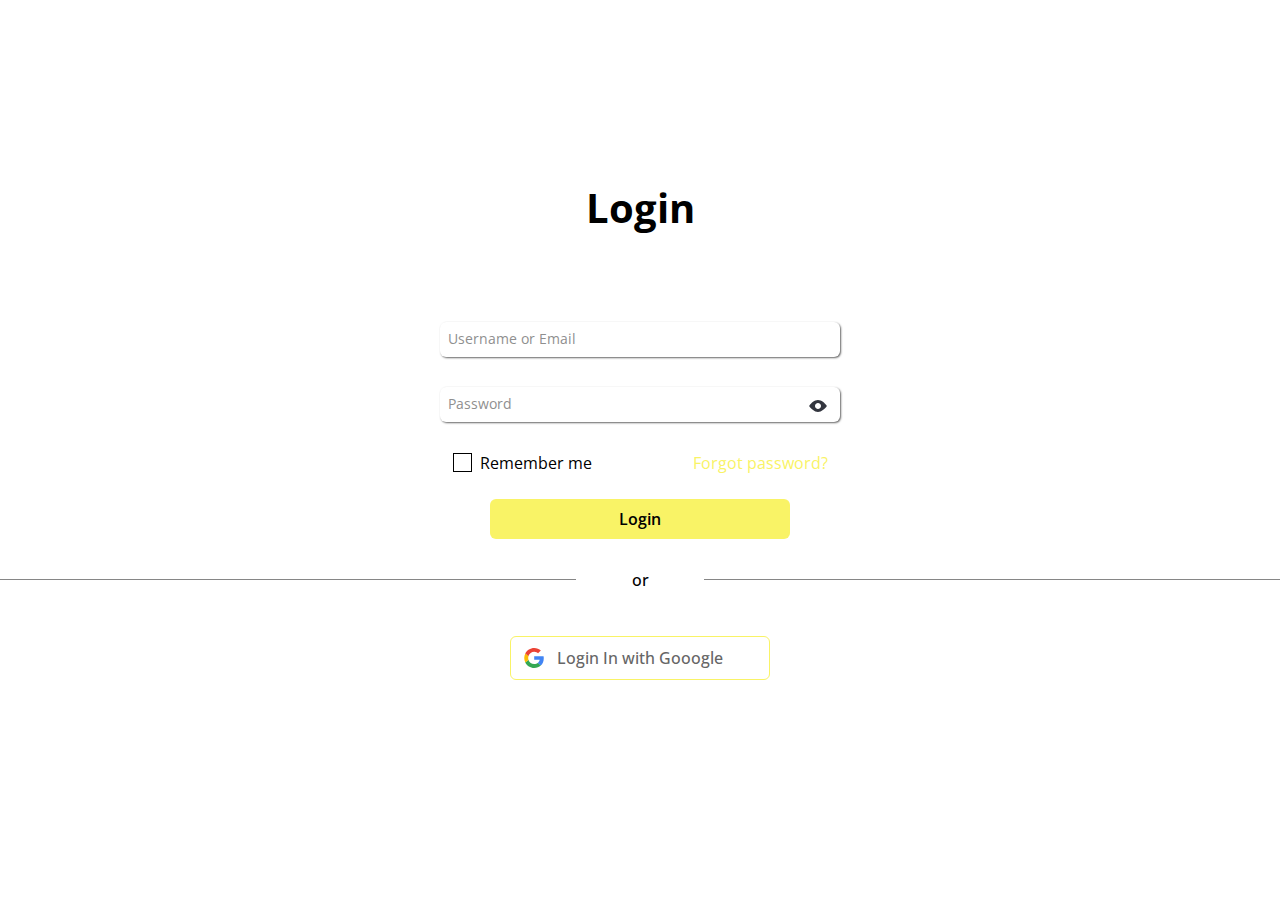
<file: pages/login.html>
<!DOCTYPE html>
<html lang="en">
<head>
    <meta charset="UTF-8">
    <meta name="viewport" content="width=device-width, initial-scale=1.0">
    <title>Login</title>
    <link rel="stylesheet" href="../reset.css">
    <link rel="stylesheet" href="../login.css">
    <link rel="preconnect" href="https://fonts.googleapis.com">
    <link rel="preconnect" href="https://fonts.gstatic.com" crossorigin>
    <link href="https://fonts.googleapis.com/css2?family=Open+Sans:ital,wght@0,300..800;1,300..800&display=swap" rel="stylesheet">
</head>
<body>
    <header>
        <h1>Login</h1>
    </header>
<!--Form  -->

    <main>
        <section>
            <form action="">
                <div>
                    <label for="name">Username or Email</label>
                    <input type="text" name="user" id="name" required>
                </div>
                <div>
                    <label for="password">Password</label>
                    <svg width="24" height="24" viewBox="0 0 24 24" fill="none" xmlns="http://www.w3.org/2000/svg">
                        <path fill-rule="evenodd" clip-rule="evenodd" d="M20.77 12C20.77 11.6412 20.576 11.4056 20.1878 10.9343C18.7677 9.21014 15.6355 6 11.9998 6C8.36403 6 5.23183 9.21014 3.81174 10.9343C3.42357 11.4056 3.22949 11.6412 3.22949 12C3.22949 12.3588 3.42357 12.5944 3.81173 13.0657C5.23183 14.7899 8.36403 18 11.9998 18C15.6355 18 18.7677 14.7899 20.1878 13.0657C20.576 12.5944 20.77 12.3588 20.77 12ZM11.9998 15C13.6566 15 14.9998 13.6569 14.9998 12C14.9998 10.3431 13.6566 9 11.9998 9C10.3429 9 8.99977 10.3431 8.99977 12C8.99977 13.6569 10.3429 15 11.9998 15Z" fill="#33363F"/>
                    </svg> 
                    <input type="password" name="password" id="password" required>
                    
                </div>
                <div>
                    <input type="checkbox" name="remember" id="remember">
                    <label for="remember">Remember me</label>
                    <a href="">Forgot password?</a>
                </div>
                
                <button type="submit">Login</button>
            </form>
        </section>
       
        
<!--lower section  -->
        <section>
            <div class="bridge">
                <div>
                    <hr>
                </div>
                <h2>or</h2>
                <div>
                    <hr>
                </div>   
            </div>

            <div class="flex-container">
                <svg width="20" height="20" viewBox="0 0 20 20" fill="none" xmlns="http://www.w3.org/2000/svg">
                    <g clip-path="url(#clip0_173_775)">
                    <path d="M19.7618 10.1871C19.7618 9.3677 19.6954 8.76977 19.5515 8.14969H10.1948V11.848H15.687C15.5763 12.7671 14.9783 14.1512 13.6496 15.0813L13.6309 15.2051L16.5893 17.4969L16.7943 17.5174C18.6767 15.7789 19.7618 13.2211 19.7618 10.1871Z" fill="#4285F4"/>
                    <path d="M10.1947 19.9313C12.8854 19.9313 15.1442 19.0454 16.7941 17.5174L13.6494 15.0813C12.8079 15.6682 11.6784 16.0779 10.1947 16.0779C7.55932 16.0779 5.3226 14.3395 4.52527 11.9366L4.4084 11.9466L1.33222 14.3273L1.29199 14.4391C2.93077 17.6945 6.29695 19.9313 10.1947 19.9313Z" fill="#34A853"/>
                    <path d="M4.52526 11.9366C4.31488 11.3166 4.19313 10.6521 4.19313 9.96565C4.19313 9.27908 4.31488 8.61473 4.51419 7.99466L4.50862 7.8626L1.39389 5.44366L1.29198 5.49214C0.616561 6.84305 0.229004 8.36008 0.229004 9.96565C0.229004 11.5712 0.616561 13.0882 1.29198 14.4391L4.52526 11.9366Z" fill="#FBBC05"/>
                    <path d="M10.1947 3.85336C12.066 3.85336 13.3283 4.66168 14.048 5.33717L16.8605 2.59107C15.1332 0.985496 12.8854 0 10.1947 0C6.29695 0 2.93077 2.23672 1.29199 5.49214L4.51421 7.99466C5.3226 5.59183 7.55932 3.85336 10.1947 3.85336Z" fill="#EB4335"/>
                    </g>
                    <defs>
                    <clipPath id="clip0_173_775">
                    <rect width="20" height="20" fill="white"/>
                    </clipPath>
                    </defs>
                </svg>        
                <h3>Login In with Gooogle</h3>    
            </div>
        </section>
    </main> 
</body>
</html>
</file>
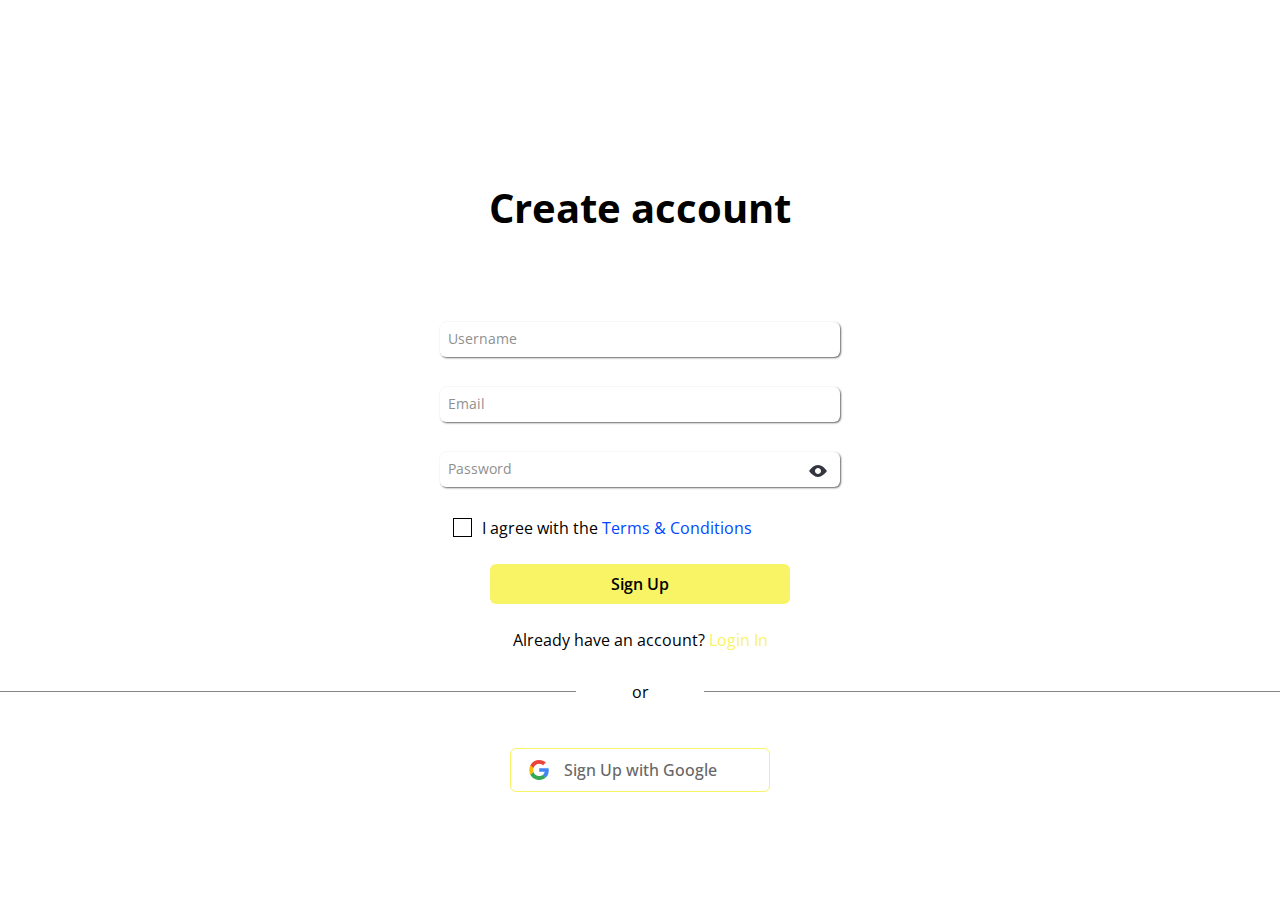
<file: pages/register.html>
<!DOCTYPE html>
<html lang="en">
<head>
    <meta charset="UTF-8">
    <meta name="viewport" content="width=device-width, initial-scale=1.0">
    <title>Register</title>
    <link rel="stylesheet" href="../reset.css">
    <link rel="stylesheet" href="../register.css">
    <link rel="preconnect" href="https://fonts.googleapis.com">
    <link rel="preconnect" href="https://fonts.gstatic.com" crossorigin>
    <link href="https://fonts.googleapis.com/css2?family=Open+Sans:ital,wght@0,300..800;1,300..800&display=swap" rel="stylesheet">
</head>
<body>
    
    <header>
        <h1>Create account</h1>
    </header>
<!-- Form -->

    <main>
        <section>
            
            <form action="">
            
                <div>
                    <label for="name">Username</label>
                    <input type="text" name="user" id="name" required>
                </div>
                <div>
                    <label for="email">Email</label>
                    <input type="email" name="email" id="email" required>
                </div>
                <div>
                    <label for="password">Password</label>
                    <svg width="24" height="24" viewBox="0 0 24 24" fill="none" xmlns="http://www.w3.org/2000/svg">
                        <path fill-rule="evenodd" clip-rule="evenodd" d="M20.77 12C20.77 11.6412 20.576 11.4056 20.1878 10.9343C18.7677 9.21014 15.6355 6 11.9998 6C8.36403 6 5.23183 9.21014 3.81174 10.9343C3.42357 11.4056 3.22949 11.6412 3.22949 12C3.22949 12.3588 3.42357 12.5944 3.81173 13.0657C5.23183 14.7899 8.36403 18 11.9998 18C15.6355 18 18.7677 14.7899 20.1878 13.0657C20.576 12.5944 20.77 12.3588 20.77 12ZM11.9998 15C13.6566 15 14.9998 13.6569 14.9998 12C14.9998 10.3431 13.6566 9 11.9998 9C10.3429 9 8.99977 10.3431 8.99977 12C8.99977 13.6569 10.3429 15 11.9998 15Z" fill="#33363F"/>
                    </svg>
                    <input type="password" name="password" id="password" required>
                </div>
                <div>
                    <input type="checkbox" name="terms" id="terms">
                    <label for="terms">I agree with the <a href="">Terms & Conditions</a></label>
                </div>

                <button type="submit">Sign Up</button>

            </form>

            <div class="login">
                <h2>Already have an account? 
                    <a href="./login.html">Login In</a>
                </h2>    
            </div>

        </section>
    
<!-- lower section -->
        <section>
            <div class="bridge">
                <div>
                    <hr>
                </div>
                <h2>or</h2>
                <div>
                    <hr>
                </div>   
            </div>

            <div class="flex-container">
                <svg width="20" height="20" viewBox="0 0 20 20" fill="none" xmlns="http://www.w3.org/2000/svg">
                    <g clip-path="url(#clip0_173_775)">
                    <path d="M19.7618 10.1871C19.7618 9.3677 19.6954 8.76977 19.5515 8.14969H10.1948V11.848H15.687C15.5763 12.7671 14.9783 14.1512 13.6496 15.0813L13.6309 15.2051L16.5893 17.4969L16.7943 17.5174C18.6767 15.7789 19.7618 13.2211 19.7618 10.1871Z" fill="#4285F4"/>
                    <path d="M10.1947 19.9313C12.8854 19.9313 15.1442 19.0454 16.7941 17.5174L13.6494 15.0813C12.8079 15.6682 11.6784 16.0779 10.1947 16.0779C7.55932 16.0779 5.3226 14.3395 4.52527 11.9366L4.4084 11.9466L1.33222 14.3273L1.29199 14.4391C2.93077 17.6945 6.29695 19.9313 10.1947 19.9313Z" fill="#34A853"/>
                    <path d="M4.52526 11.9366C4.31488 11.3166 4.19313 10.6521 4.19313 9.96565C4.19313 9.27908 4.31488 8.61473 4.51419 7.99466L4.50862 7.8626L1.39389 5.44366L1.29198 5.49214C0.616561 6.84305 0.229004 8.36008 0.229004 9.96565C0.229004 11.5712 0.616561 13.0882 1.29198 14.4391L4.52526 11.9366Z" fill="#FBBC05"/>
                    <path d="M10.1947 3.85336C12.066 3.85336 13.3283 4.66168 14.048 5.33717L16.8605 2.59107C15.1332 0.985496 12.8854 0 10.1947 0C6.29695 0 2.93077 2.23672 1.29199 5.49214L4.51421 7.99466C5.3226 5.59183 7.55932 3.85336 10.1947 3.85336Z" fill="#EB4335"/>
                    </g>
                    <defs>
                    <clipPath id="clip0_173_775">
                    <rect width="20" height="20" fill="white"/>
                    </clipPath>
                    </defs>
                </svg>
                <h3>Sign Up with Google</h3> 
            </div>
    </main>
</body>
</html>
</file>
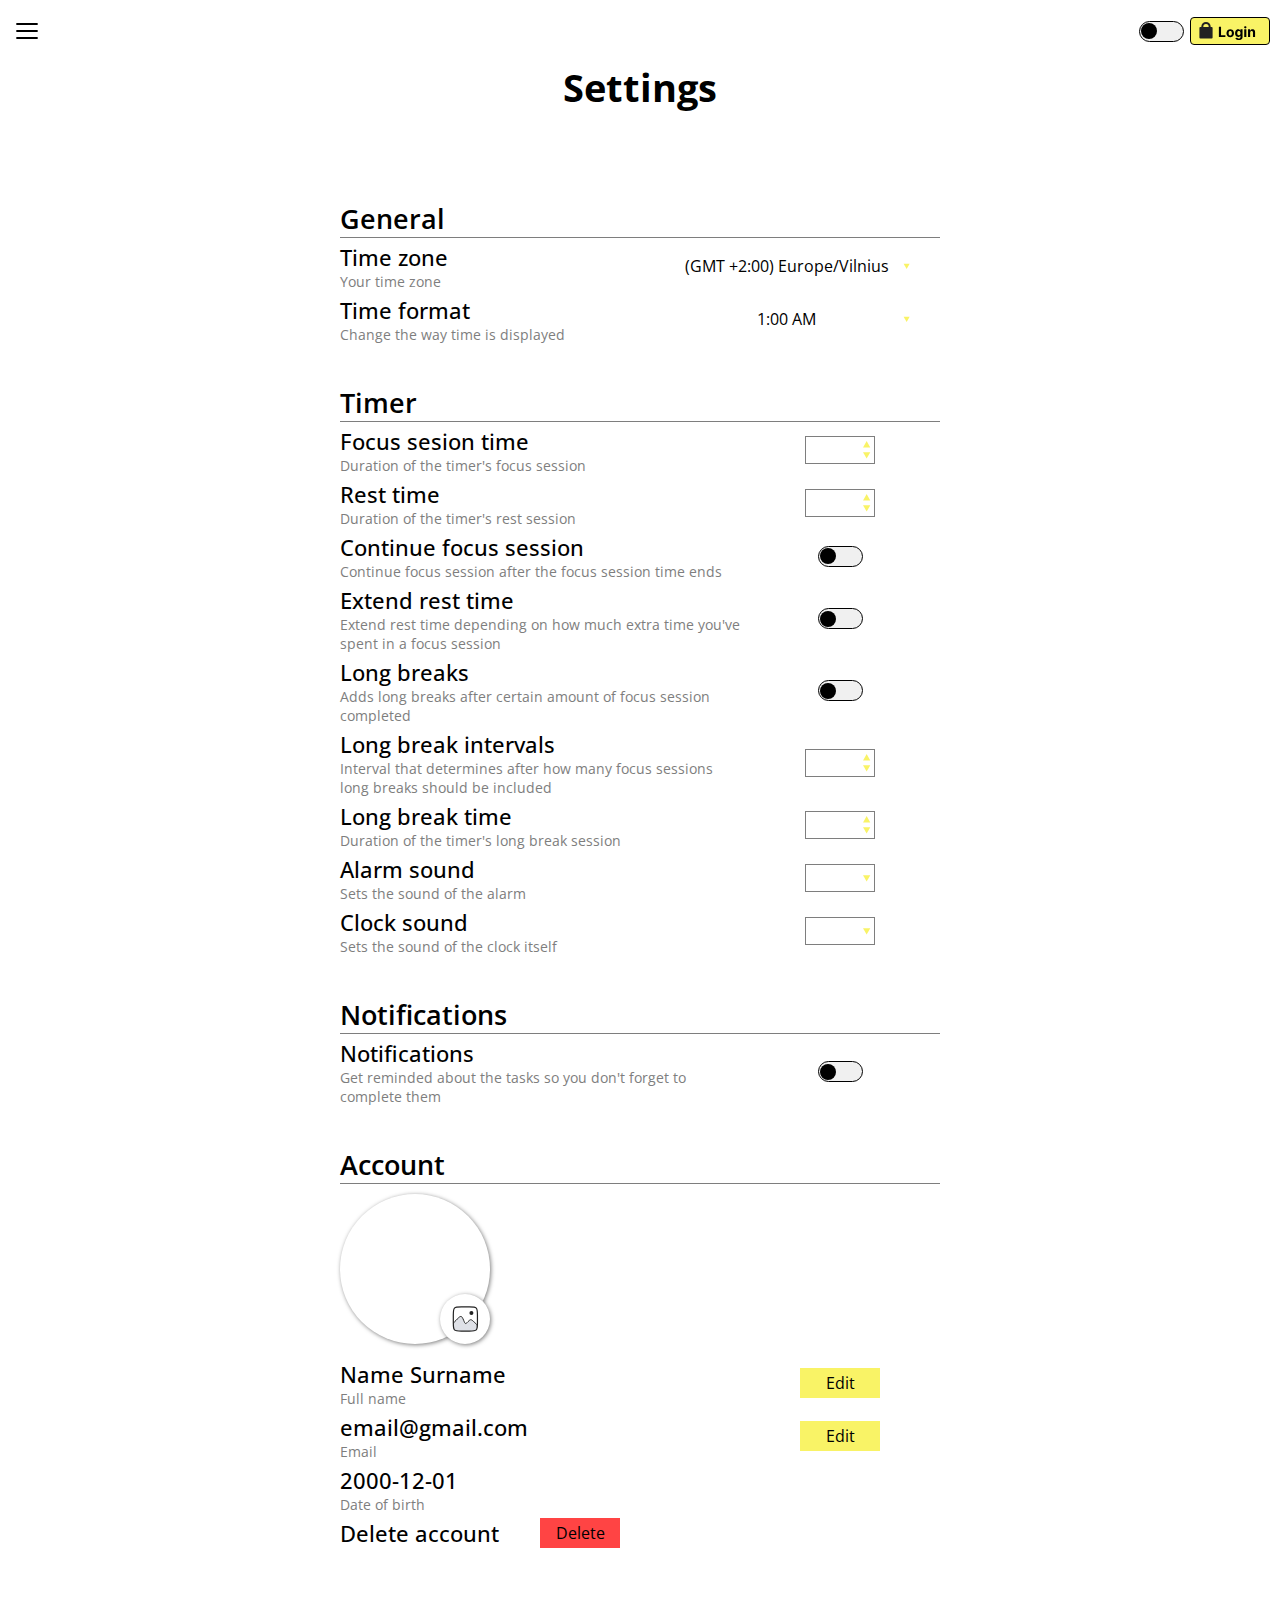
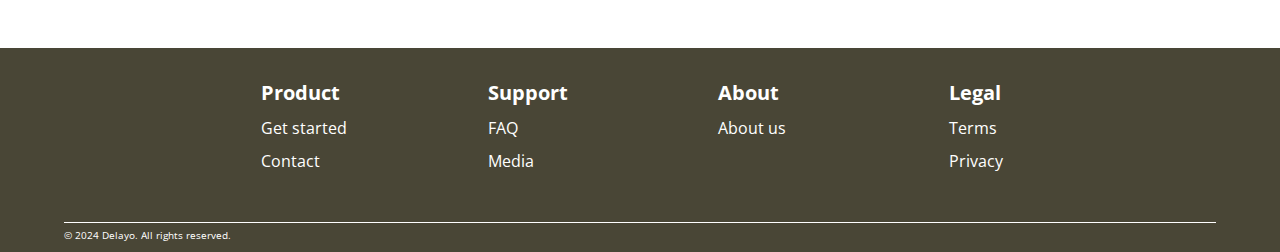
<file: pages/settings.html>
<!DOCTYPE html>
<html lang="en">
  <head>
    <meta charset="UTF-8" />
    <meta name="viewport" content="width=device-width, initial-scale=1.0" />
    <title>Settings</title>
    <link rel="stylesheet" href="../reset.css" />
    <link rel="stylesheet" href="../settings.css" />
    <link rel="preconnect" href="https://fonts.googleapis.com" />
    <link rel="preconnect" href="https://fonts.gstatic.com" crossorigin />
    <link
      href="https://fonts.googleapis.com/css2?family=Open+Sans:ital,wght@0,300..800;1,300..800&display=swap"
      rel="stylesheet"
    />
  </head>
  <body class="light--mode transition--a stop-scrolling">
    <!-- ==============================Header============================== -->
    <header>
      <nav>
        <ul>
          <li>
            <a href="">
              <svg
                id="menu--open"
                width="34"
                height="34"
                viewBox="0 0 34 34"
                fill="none"
                xmlns="http://www.w3.org/2000/svg"
              >
                <path
                  class="menu__stroke"
                  d="M7.08331 9.91669H26.9166"
                  stroke="#081109"
                  stroke-width="2"
                  stroke-linecap="round"
                />
                <path
                  class="menu__stroke"
                  d="M7.08331 17H26.9166"
                  stroke="#081109"
                  stroke-width="2"
                  stroke-linecap="round"
                />
                <path
                  class="menu__stroke"
                  d="M7.08331 24.0833H26.9166"
                  stroke="#081109"
                  stroke-width="2"
                  stroke-linecap="round"
                />
              </svg>
            </a>
          </li>
          <li>
            <div class="toggle">
              <span
                class="toggle__b transition--a"
                aria-label="toggle dark mode"
              ></span>
              <span class="toggle__c transition--a"></span>
            </div>
          </li>
          <li>
            <a href="./register.html">
              <svg
                width="80"
                height="28"
                viewBox="0 0 80 28"
                fill="none"
                xmlns="http://www.w3.org/2000/svg"
              >
                <rect
                  x="0.5"
                  y="0.5"
                  width="79"
                  height="27"
                  rx="3.5"
                  fill="#F9F366"
                  stroke="black"
                />
                <path
                  d="M28.8849 20V9.81818H31.0376V18.2251H35.4027V20H28.8849ZM40.2388 20.1491C39.4666 20.1491 38.7987 19.9851 38.2353 19.657C37.6751 19.3255 37.2426 18.8648 36.9377 18.2749C36.6328 17.6816 36.4803 16.9938 36.4803 16.2116C36.4803 15.4228 36.6328 14.7334 36.9377 14.1435C37.2426 13.5502 37.6751 13.0895 38.2353 12.7614C38.7987 12.4299 39.4666 12.2642 40.2388 12.2642C41.0111 12.2642 41.6773 12.4299 42.2374 12.7614C42.8008 13.0895 43.235 13.5502 43.54 14.1435C43.8449 14.7334 43.9973 15.4228 43.9973 16.2116C43.9973 16.9938 43.8449 17.6816 43.54 18.2749C43.235 18.8648 42.8008 19.3255 42.2374 19.657C41.6773 19.9851 41.0111 20.1491 40.2388 20.1491ZM40.2488 18.5085C40.6001 18.5085 40.8934 18.4091 41.1287 18.2102C41.3641 18.008 41.5414 17.733 41.6607 17.3849C41.7833 17.0369 41.8446 16.6409 41.8446 16.1967C41.8446 15.7526 41.7833 15.3565 41.6607 15.0085C41.5414 14.6605 41.3641 14.3854 41.1287 14.1832C40.8934 13.9811 40.6001 13.88 40.2488 13.88C39.8941 13.88 39.5958 13.9811 39.3539 14.1832C39.1152 14.3854 38.9346 14.6605 38.812 15.0085C38.6926 15.3565 38.633 15.7526 38.633 16.1967C38.633 16.6409 38.6926 17.0369 38.812 17.3849C38.9346 17.733 39.1152 18.008 39.3539 18.2102C39.5958 18.4091 39.8941 18.5085 40.2488 18.5085ZM48.8148 23.0227C48.1287 23.0227 47.5404 22.9283 47.0499 22.7393C46.5627 22.5537 46.1749 22.3002 45.8865 21.9787C45.5982 21.6572 45.4109 21.2959 45.3248 20.8949L47.2836 20.6314C47.3432 20.7839 47.4377 20.9264 47.5669 21.0589C47.6962 21.1915 47.8669 21.2976 48.079 21.3771C48.2944 21.46 48.5563 21.5014 48.8645 21.5014C49.3252 21.5014 49.7047 21.3887 50.003 21.1634C50.3046 20.9413 50.4554 20.5684 50.4554 20.0447V18.6477H50.3659C50.2731 18.8598 50.1339 19.0604 49.9483 19.2493C49.7627 19.4382 49.5241 19.5923 49.2324 19.7116C48.9408 19.831 48.5927 19.8906 48.1884 19.8906C47.615 19.8906 47.093 19.758 46.6223 19.4929C46.155 19.2244 45.7821 18.8151 45.5037 18.2649C45.2286 17.7114 45.0911 17.0121 45.0911 16.1669C45.0911 15.3018 45.2319 14.5793 45.5137 13.9993C45.7954 13.4193 46.1699 12.9851 46.6373 12.6967C47.1079 12.4084 47.6233 12.2642 48.1834 12.2642C48.611 12.2642 48.9689 12.3371 49.2573 12.483C49.5456 12.6255 49.7776 12.8045 49.9533 13.0199C50.1323 13.232 50.2698 13.4408 50.3659 13.6463H50.4455V12.3636H52.5485V20.0746C52.5485 20.7242 52.3894 21.2678 52.0712 21.7053C51.753 22.1428 51.3122 22.4709 50.7488 22.6896C50.1886 22.9117 49.544 23.0227 48.8148 23.0227ZM48.8596 18.2997C49.2009 18.2997 49.4893 18.2152 49.7246 18.0462C49.9632 17.8738 50.1455 17.6286 50.2715 17.3104C50.4007 16.9889 50.4654 16.6044 50.4654 16.157C50.4654 15.7095 50.4024 15.3217 50.2765 14.9936C50.1505 14.6622 49.9682 14.4053 49.7296 14.223C49.4909 14.0407 49.2009 13.9496 48.8596 13.9496C48.5115 13.9496 48.2182 14.044 47.9796 14.233C47.7409 14.4186 47.5603 14.6771 47.4377 15.0085C47.315 15.34 47.2537 15.7228 47.2537 16.157C47.2537 16.5978 47.315 16.9789 47.4377 17.3004C47.5636 17.6186 47.7443 17.8655 47.9796 18.0412C48.2182 18.2135 48.5115 18.2997 48.8596 18.2997ZM54.2338 20V12.3636H56.3517V20H54.2338ZM55.2978 11.3793C54.9829 11.3793 54.7128 11.2749 54.4874 11.0661C54.2653 10.8539 54.1543 10.6004 54.1543 10.3054C54.1543 10.0137 54.2653 9.76349 54.4874 9.55469C54.7128 9.34257 54.9829 9.23651 55.2978 9.23651C55.6126 9.23651 55.8811 9.34257 56.1032 9.55469C56.3285 9.76349 56.4412 10.0137 56.4412 10.3054C56.4412 10.6004 56.3285 10.8539 56.1032 11.0661C55.8811 11.2749 55.6126 11.3793 55.2978 11.3793ZM60.1662 15.5852V20H58.0483V12.3636H60.0668V13.7109H60.1562C60.3253 13.2668 60.6087 12.9155 61.0064 12.657C61.4041 12.3951 61.8864 12.2642 62.4531 12.2642C62.9834 12.2642 63.4458 12.3802 63.8402 12.6122C64.2346 12.8442 64.5412 13.1757 64.7599 13.6065C64.9787 14.0341 65.0881 14.5445 65.0881 15.1378V20H62.9702V15.5156C62.9735 15.0483 62.8542 14.6837 62.6122 14.4219C62.3703 14.1567 62.0372 14.0241 61.6129 14.0241C61.3279 14.0241 61.076 14.0855 60.8572 14.2081C60.6418 14.3307 60.4728 14.5097 60.3501 14.745C60.2308 14.977 60.1695 15.2571 60.1662 15.5852Z"
                  fill="black"
                />
                <path
                  d="M19.6667 10.6667V9.54167C19.6667 7.51662 18.025 5.875 16 5.875V5.875C13.975 5.875 12.3333 7.51662 12.3333 9.54167V10.6667"
                  stroke="#222222"
                  stroke-width="2"
                  stroke-linecap="round"
                />
                <rect
                  x="9.39999"
                  y="9.90002"
                  width="13.2"
                  height="11.5"
                  rx="1"
                  fill="#222222"
                />
              </svg>
            </a>
          </li>
        </ul>
      </nav>
    </header>
    <div class="overlay"></div>
    <h1>Settings</h1>
    <!-- ==============================Sidebar============================== -->
    <nav class="sidebar sidebar--active">
      <div class="grid__wrapper">
        <div>
          <svg
            id="menu--close"
            width="34"
            height="34"
            viewBox="0 0 34 34"
            fill="none"
            xmlns="http://www.w3.org/2000/svg"
          >
            <path
              class="menu__stroke"
              d="M7.08331 9.91669H26.9166"
              stroke="#081109"
              stroke-width="2"
              stroke-linecap="round"
            />
            <path
              class="menu__stroke"
              d="M7.08331 17H26.9166"
              stroke="#081109"
              stroke-width="2"
              stroke-linecap="round"
            />
            <path
              class="menu__stroke"
              d="M7.08331 24.0833H26.9166"
              stroke="#081109"
              stroke-width="2"
              stroke-linecap="round"
            />
          </svg>
          <span id="menu--text">Menu</span>
        </div>
        <div>
          <ul>
            <li>
              <a href="../index.html" class="menu__item menu--active" id="Home">
                <svg
                  width="34"
                  height="34"
                  viewBox="0 0 34 34"
                  fill="none"
                  xmlns="http://www.w3.org/2000/svg"
                >
                  <path
                    class="menu__stroke"
                    d="M2.8335 31.1666H31.1668"
                    stroke="black"
                    stroke-width="2"
                    stroke-miterlimit="10"
                    stroke-linecap="round"
                    stroke-linejoin="round"
                  />
                  <path
                    class="menu__stroke"
                    d="M4.1792 31.1667L4.25004 14.1242C4.25004 13.26 4.66087 12.4384 5.34087 11.9001L15.2575 4.17923C16.2775 3.3859 17.7084 3.3859 18.7425 4.17923L28.6592 11.8859C29.3534 12.4242 29.75 13.2458 29.75 14.1242V31.1667"
                    stroke="black"
                    stroke-width="2"
                    stroke-miterlimit="10"
                    stroke-linejoin="round"
                  />
                  <path
                    class="menu__stroke"
                    d="M20.6931 19.3448H13.3069C12.4311 19.3448 11.7241 20.059 11.7241 20.9436V31.069H22.2758V20.9436C22.2758 20.059 21.5689 19.3448 20.6931 19.3448Z"
                    stroke="black"
                    stroke-width="2"
                    stroke-miterlimit="10"
                    stroke-linecap="round"
                    stroke-linejoin="round"
                  />
                </svg>
                <span>Home</span>
              </a>
            </li>
            <li>
              <a href="./to-do.html" class="menu__item menu--active" id="Tasks">
                <svg
                  width="34"
                  height="34"
                  viewBox="0 0 34 36"
                  fill="none"
                  xmlns="http://www.w3.org/2000/svg"
                >
                  <path
                    class="menu__stroke"
                    d="M20.3063 4.625H13.8752C10.9682 4.625 9.51467 4.625 8.61158 5.52809C7.7085 6.43117 7.7085 7.88467 7.7085 10.7917V26.2083C7.7085 29.1153 7.7085 30.5688 8.61158 31.4719C9.51467 32.375 10.9682 32.375 13.8752 32.375H23.1252C26.0322 32.375 27.4857 32.375 28.3887 31.4719C29.2918 30.5688 29.2918 29.1153 29.2918 26.2083V13.6105C29.2918 12.9803 29.2918 12.6653 29.1745 12.3819C29.0571 12.0986 28.8343 11.8758 28.3887 11.4302L22.4866 5.52809C22.041 5.0825 21.8182 4.8597 21.5349 4.74235C21.2516 4.625 20.9365 4.625 20.3063 4.625Z"
                    stroke="#33363F"
                    stroke-width="2"
                  />
                  <path
                    class="menu__stroke"
                    d="M20.0415 4.625V10.7917C20.0415 12.2452 20.0415 12.9719 20.493 13.4235C20.9446 13.875 21.6713 13.875 23.1248 13.875H29.2915"
                    stroke="#33363F"
                    stroke-width="2"
                  />
                </svg>
                <span>Tasks</span>
              </a>
            </li>
          </ul>
        </div>
        <div>
          <ul>
            <li>
              <a
                href="./settings.html"
                class="menu__item menu--active"
                id="Settings"
              >
                <svg
                  width="34"
                  height="34"
                  viewBox="0 0 34 34"
                  fill="none"
                  xmlns="http://www.w3.org/2000/svg"
                >
                  <path
                    class="menu__fill"
                    d="M21.1801 4.80099H20.1801V4.85087L20.1851 4.9005L21.1801 4.80099ZM21.1801 4.80097H22.1801V4.7511L22.1751 4.70147L21.1801 4.80097ZM21.2539 5.53891L20.2589 5.63841V5.63842L21.2539 5.53891ZM22.0517 8.2182L22.4344 7.29432V7.29432L22.0517 8.2182ZM24.5104 6.88782L25.1437 7.66177V7.66177L24.5104 6.88782ZM25.0844 6.41823L24.4511 5.64427L24.4511 5.64427L25.0844 6.41823ZM26.4678 5.62036L26.418 6.61912L26.4678 5.62036ZM27.7651 6.55193L28.4722 5.84482L28.4722 5.84482L27.7651 6.55193ZM29.448 8.23488L30.1551 7.52777V7.52777L29.448 8.23488ZM30.3796 9.5321L31.3783 9.48228V9.48228L30.3796 9.5321ZM29.5817 10.9156L28.8078 10.2823V10.2823L29.5817 10.9156ZM29.1121 11.4896L29.8861 12.1228L29.8861 12.1228L29.1121 11.4896ZM30.461 14.7461L30.3615 15.7411H30.3615L30.461 14.7461ZM31.199 14.8199L31.2985 13.8249L31.199 14.8199ZM32.7415 15.234L33.4829 14.563L33.4829 14.563L32.7415 15.234ZM32.7415 20.766L33.4829 21.437L33.4829 21.437L32.7415 20.766ZM31.199 21.1801V22.1801H31.2489L31.2985 22.1751L31.199 21.1801ZM31.199 21.1801V20.1801H31.1491L31.0995 20.1851L31.199 21.1801ZM30.4616 21.2538L30.3621 20.2588L30.4616 21.2538ZM29.1127 24.5104L28.3387 25.1436L28.3387 25.1436L29.1127 24.5104ZM29.5818 25.0838L30.3557 24.4505L30.3557 24.4505L29.5818 25.0838ZM30.3797 26.4672L31.3784 26.5171L30.3797 26.4672ZM26.4679 30.379L26.5177 31.3777L26.5177 31.3777L26.4679 30.379ZM25.0844 29.5811L24.4512 30.3551L24.4512 30.3551L25.0844 29.5811ZM24.5105 29.1115L25.1437 28.3376L25.1437 28.3376L24.5105 29.1115ZM22.0518 27.7811L21.6691 26.8573L21.6691 26.8573L22.0518 27.7811ZM21.254 30.4604L20.2589 30.3609V30.3609L21.254 30.4604ZM21.1801 31.199L20.1851 31.0995L21.1801 31.199ZM20.766 32.7415L21.437 33.4829L21.437 33.4829L20.766 32.7415ZM15.234 32.7415L14.563 33.4829L14.563 33.4829L15.234 32.7415ZM14.8199 31.199L13.8249 31.2985L14.8199 31.199ZM14.7461 30.461L13.7511 30.5605L14.7461 30.461ZM13.9483 27.7817L14.3309 26.8578L14.3309 26.8578L13.9483 27.7817ZM11.4895 29.1121L10.8563 28.3382H10.8563L11.4895 29.1121ZM10.9155 29.5818L10.2823 28.8078H10.2823L10.9155 29.5818ZM9.53203 30.3797L9.48221 31.3784L9.48221 31.3784L9.53203 30.3797ZM8.23481 29.4481L7.52771 30.1552H7.52771L8.23481 29.4481ZM6.55186 27.7651L5.84476 28.4722H5.84476L6.55186 27.7651ZM6.41816 25.0844L7.19212 25.7177H7.19212L6.41816 25.0844ZM6.8878 24.5104L6.11385 23.8772L6.11384 23.8772L6.8878 24.5104ZM8.21818 22.0517L7.2943 22.4344L7.2943 22.4344L8.21818 22.0517ZM5.53889 21.2539L5.6384 20.2589H5.6384L5.53889 21.2539ZM4.80099 21.1801L4.90049 20.1851L4.85087 20.1801H4.80099V21.1801ZM4.80097 21.1801L4.70147 22.1751L4.7511 22.1801H4.80097V21.1801ZM3.25855 20.766L4 20.095H4L3.25855 20.766ZM3 19.19H4H3ZM3 16.81H2H3ZM3.25855 15.234L2.5171 14.563L2.51709 14.563L3.25855 15.234ZM4.80099 14.8199L4.9005 15.8149L4.80099 14.8199ZM5.53946 14.7461L5.43996 13.751H5.43996L5.53946 14.7461ZM6.88837 11.4895L7.66232 10.8563L7.66232 10.8563L6.88837 11.4895ZM6.41823 10.9149L7.19219 10.2817L6.41823 10.9149ZM6.55193 8.2342L5.84482 7.52709L6.55193 8.2342ZM10.9156 6.41755L11.5488 5.64359V5.64359L10.9156 6.41755ZM11.4896 6.88723L10.8564 7.66118L10.8727 7.67456L10.8896 7.68723L11.4896 6.88723ZM11.4896 6.88723L12.1229 6.11327L12.1065 6.0999L12.0896 6.08723L11.4896 6.88723ZM13.9483 8.21761L14.331 9.14149L13.9483 8.21761ZM14.7462 5.53832L15.7412 5.63782V5.63782L14.7462 5.53832ZM14.8199 4.80099L13.8249 4.70149V4.70149L14.8199 4.80099ZM15.234 3.25855L14.563 2.51709L14.563 2.5171L15.234 3.25855ZM20.766 3.25855L20.095 4V4L20.766 3.25855ZM22.1801 4.80099V4.80097H20.1801V4.80099H22.1801ZM22.2489 5.43941L22.1751 4.70149L20.1851 4.9005L20.2589 5.63841L22.2489 5.43941ZM22.4344 7.29432C22.6083 7.36634 22.5638 7.50796 22.4765 7.16129C22.389 6.8132 22.334 6.28998 22.2489 5.43941L20.2589 5.63842C20.3371 6.42138 20.4047 7.12331 20.537 7.64923C20.6696 8.17658 20.9423 8.84107 21.6691 9.14208L22.4344 7.29432ZM23.8772 6.11386C23.2156 6.65516 22.8067 6.98625 22.4987 7.17046C22.1919 7.35392 22.2605 7.22229 22.4344 7.29432L21.669 9.14208C22.3958 9.44309 23.0584 9.16605 23.5251 8.88697C23.9906 8.60864 24.5347 8.16005 25.1437 7.66177L23.8772 6.11386ZM24.4511 5.64427L23.8772 6.11386L25.1437 7.66177L25.7176 7.19219L24.4511 5.64427ZM26.5177 4.6216C26.0429 4.59792 25.6585 4.7684 25.3523 4.95928C25.0704 5.13505 24.7633 5.38885 24.4511 5.64427L25.7176 7.19219C26.0712 6.9029 26.2634 6.74816 26.4106 6.65638C26.5335 6.5797 26.508 6.6236 26.418 6.61912L26.5177 4.6216ZM28.4722 5.84482C28.1869 5.5596 27.9066 5.27651 27.6436 5.07355C27.358 4.85316 26.9924 4.64528 26.5177 4.6216L26.418 6.61912C26.3281 6.61463 26.307 6.56841 26.4218 6.65694C26.5591 6.76291 26.7349 6.93601 27.058 7.25904L28.4722 5.84482ZM30.1551 7.52777L28.4722 5.84482L27.058 7.25904L28.7409 8.94199L30.1551 7.52777ZM31.3783 9.48228C31.3547 9.00752 31.1468 8.64196 30.9264 8.35635C30.7234 8.09334 30.4403 7.813 30.1551 7.52777L28.7409 8.94199C29.0639 9.26502 29.237 9.44086 29.343 9.57819C29.4315 9.69292 29.3853 9.67183 29.3808 9.58191L31.3783 9.48228ZM30.3557 11.5488C30.6111 11.2366 30.8649 10.9295 31.0407 10.6476C31.2315 10.3415 31.402 9.95704 31.3783 9.48228L29.3808 9.58191C29.3763 9.49199 29.4202 9.46641 29.3436 9.58937C29.2518 9.73657 29.097 9.92876 28.8078 10.2823L30.3557 11.5488ZM29.8861 12.1228L30.3557 11.5488L28.8078 10.2823L28.3381 10.8563L29.8861 12.1228ZM28.7056 13.5656C28.7776 13.7395 28.646 13.8081 28.8294 13.5013C29.0137 13.1932 29.3448 12.7844 29.8861 12.1228L28.3381 10.8563C27.8399 11.4653 27.3913 12.0094 27.1129 12.4748C26.8339 12.9415 26.5568 13.6042 26.8578 14.3309L28.7056 13.5656ZM30.5605 13.7511C29.7099 13.666 29.1867 13.611 28.8386 13.5234C28.492 13.4362 28.6336 13.3917 28.7056 13.5656L26.8578 14.3309C27.1588 15.0576 27.8233 15.3303 28.3507 15.463C28.8766 15.5953 29.5785 15.6628 30.3615 15.7411L30.5605 13.7511ZM31.2985 13.8249L30.5605 13.7511L30.3615 15.7411L31.0995 15.8149L31.2985 13.8249ZM33.4829 14.563C33.1639 14.2105 32.7716 14.0592 32.4201 13.9777C32.0965 13.9027 31.6999 13.865 31.2985 13.8249L31.0995 15.8149C31.5541 15.8604 31.7994 15.8869 31.9684 15.9261C32.1095 15.9588 32.0604 15.9717 32 15.905L33.4829 14.563ZM34 16.81C34 16.4066 34.0019 16.0082 33.9595 15.6787C33.9134 15.3209 33.8019 14.9154 33.4829 14.563L32 15.905C31.9396 15.8382 31.9574 15.7906 31.9759 15.9344C31.9981 16.1064 32 16.3531 32 16.81H34ZM34 19.19V16.81H32V19.19H34ZM33.4829 21.437C33.8019 21.0846 33.9134 20.6791 33.9595 20.3213C34.0019 19.9918 34 19.5934 34 19.19H32C32 19.6469 31.9981 19.8936 31.9759 20.0656C31.9574 20.2094 31.9396 20.1618 32 20.095L33.4829 21.437ZM31.2985 22.1751C31.6999 22.135 32.0965 22.0973 32.4201 22.0223C32.7716 21.9408 33.1639 21.7895 33.4829 21.437L32 20.095C32.0604 20.0283 32.1095 20.0412 31.9684 20.0739C31.7994 20.1131 31.5541 20.1396 31.0995 20.1851L31.2985 22.1751ZM31.199 22.1801H31.199V20.1801H31.199V22.1801ZM30.5611 22.2489L31.2985 22.1751L31.0995 20.1851L30.3621 20.2588L30.5611 22.2489ZM28.7062 22.4344C28.6341 22.6083 28.4925 22.5637 28.8392 22.4765C29.1873 22.3889 29.7105 22.3339 30.5611 22.2489L30.3621 20.2588C29.5791 20.3371 28.8772 20.4046 28.3512 20.5369C27.8239 20.6696 27.1594 20.9423 26.8584 21.669L28.7062 22.4344ZM29.8866 23.8772C29.3453 23.2156 29.0142 22.8067 28.83 22.4986C28.6466 22.1918 28.7782 22.2605 28.7062 22.4344L26.8584 21.669C26.5574 22.3957 26.8344 23.0584 27.1135 23.5251C27.3918 23.9905 27.8404 24.5346 28.3387 25.1436L29.8866 23.8772ZM30.3557 24.4505L29.8866 23.8772L28.3387 25.1436L28.8078 25.717L30.3557 24.4505ZM31.3784 26.5171C31.4021 26.0423 31.2316 25.6579 31.0407 25.3517C30.865 25.0698 30.6112 24.7627 30.3557 24.4505L28.8078 25.717C29.0971 26.0706 29.2519 26.2628 29.3436 26.41C29.4203 26.5329 29.3764 26.5073 29.3809 26.4174L31.3784 26.5171ZM30.1552 28.4716C30.4404 28.1863 30.7235 27.906 30.9265 27.643C31.1469 27.3574 31.3547 26.9918 31.3784 26.5171L29.3809 26.4174C29.3854 26.3275 29.4316 26.3064 29.3431 26.4211C29.2371 26.5585 29.064 26.7343 28.741 27.0573L30.1552 28.4716ZM28.4722 30.1545L30.1552 28.4716L28.741 27.0573L27.058 28.7403L28.4722 30.1545ZM26.5177 31.3777C26.9925 31.3541 27.3581 31.1462 27.6437 30.9258C27.9067 30.7228 28.187 30.4397 28.4722 30.1545L27.058 28.7403C26.735 29.0633 26.5591 29.2364 26.4218 29.3424C26.3071 29.4309 26.3282 29.3847 26.4181 29.3802L26.5177 31.3777ZM24.4512 30.3551C24.7634 30.6105 25.0705 30.8643 25.3524 31.0401C25.6585 31.2309 26.043 31.4014 26.5177 31.3777L26.4181 29.3802C26.508 29.3757 26.5336 29.4196 26.4106 29.343C26.2634 29.2512 26.0712 29.0964 25.7177 28.8071L24.4512 30.3551ZM23.8773 29.8855L24.4512 30.3551L25.7177 28.8071L25.1437 28.3376L23.8773 29.8855ZM22.4345 28.705C22.2606 28.777 22.192 28.6454 22.4988 28.8289C22.8068 29.0131 23.2157 29.3442 23.8773 29.8855L25.1437 28.3376C24.5347 27.8393 23.9907 27.3907 23.5252 27.1124C23.0585 26.8333 22.3958 26.5562 21.6691 26.8573L22.4345 28.705ZM22.249 30.5599C22.334 29.7094 22.389 29.1861 22.4766 28.838C22.5638 28.4914 22.6084 28.633 22.4345 28.705L21.6691 26.8573C20.9424 27.1583 20.6697 27.8228 20.537 28.3501C20.4047 28.876 20.3372 29.578 20.2589 30.3609L22.249 30.5599ZM22.1751 31.2985L22.249 30.5599L20.2589 30.3609L20.1851 31.0995L22.1751 31.2985ZM21.437 33.4829C21.7895 33.1639 21.9408 32.7716 22.0222 32.4201C22.0973 32.0965 22.135 31.6999 22.1751 31.2985L20.1851 31.0995C20.1396 31.5541 20.1131 31.7994 20.0739 31.9684C20.0412 32.1095 20.0283 32.0604 20.095 32L21.437 33.4829ZM19.19 34C19.5934 34 19.9918 34.0019 20.3213 33.9595C20.6791 33.9134 21.0846 33.8019 21.437 33.4829L20.095 32C20.1618 31.9396 20.2094 31.9574 20.0656 31.9759C19.8936 31.9981 19.6469 32 19.19 32V34ZM16.81 34H19.19V32H16.81V34ZM14.563 33.4829C14.9154 33.8019 15.3209 33.9134 15.6787 33.9595C16.0082 34.0019 16.4066 34 16.81 34V32C16.3531 32 16.1064 31.9981 15.9344 31.9759C15.7906 31.9574 15.8382 31.9396 15.905 32L14.563 33.4829ZM13.8249 31.2985C13.865 31.6999 13.9027 32.0965 13.9777 32.4201C14.0592 32.7716 14.2105 33.1639 14.563 33.4829L15.905 32C15.9717 32.0604 15.9588 32.1095 15.9261 31.9684C15.8869 31.7994 15.8604 31.5541 15.8149 31.0995L13.8249 31.2985ZM13.7511 30.5605L13.8249 31.2985L15.8149 31.0995L15.7411 30.3615L13.7511 30.5605ZM13.5656 28.7056C13.3917 28.6336 13.4362 28.492 13.5234 28.8386C13.611 29.1867 13.666 29.7099 13.7511 30.5605L15.7411 30.3615C15.6628 29.5785 15.5953 28.8766 15.463 28.3507C15.3303 27.8233 15.0576 27.1589 14.3309 26.8578L13.5656 28.7056ZM12.1228 29.8861C12.7844 29.3448 13.1932 29.0137 13.5013 28.8295C13.8081 28.646 13.7395 28.7776 13.5656 28.7056L14.3309 26.8578C13.6042 26.5568 12.9415 26.8339 12.4748 27.113C12.0094 27.3913 11.4653 27.8399 10.8563 28.3382L12.1228 29.8861ZM11.5487 30.3557L12.1228 29.8861L10.8563 28.3382L10.2823 28.8078L11.5487 30.3557ZM9.48221 31.3784C9.95697 31.4021 10.3414 31.2316 10.6475 31.0407C10.9294 30.865 11.2366 30.6112 11.5487 30.3557L10.2823 28.8078C9.92869 29.0971 9.7365 29.2519 9.5893 29.3436C9.46634 29.4203 9.49192 29.3764 9.58184 29.3809L9.48221 31.3784ZM7.52771 30.1552C7.81293 30.4404 8.09327 30.7235 8.35628 30.9265C8.64189 31.1469 9.00745 31.3547 9.48221 31.3784L9.58185 29.3809C9.67177 29.3854 9.69285 29.4316 9.57812 29.3431C9.44079 29.2371 9.26495 29.064 8.94192 28.741L7.52771 30.1552ZM5.84476 28.4722L7.52771 30.1552L8.94192 28.741L7.25897 27.058L5.84476 28.4722ZM4.62153 26.5177C4.64521 26.9925 4.85309 27.3581 5.07349 27.6437C5.27644 27.9067 5.55953 28.187 5.84476 28.4722L7.25897 27.058C6.93594 26.735 6.76284 26.5592 6.65687 26.4218C6.56834 26.3071 6.61456 26.3282 6.61905 26.4181L4.62153 26.5177ZM5.6442 24.4512C5.38878 24.7634 5.13499 25.0705 4.95921 25.3524C4.76833 25.6585 4.59785 26.043 4.62153 26.5177L6.61905 26.4181C6.62353 26.508 6.57964 26.5336 6.65631 26.4106C6.74809 26.2634 6.90283 26.0713 7.19212 25.7177L5.6442 24.4512ZM6.11384 23.8772L5.6442 24.4512L7.19212 25.7177L7.66176 25.1437L6.11384 23.8772ZM7.2943 22.4344C7.22228 22.2605 7.35391 22.1919 7.17045 22.4987C6.98624 22.8067 6.65515 23.2156 6.11385 23.8772L7.66176 25.1437C8.16003 24.5347 8.60863 23.9906 8.88696 23.5251C9.16604 23.0584 9.44307 22.3958 9.14206 21.6691L7.2943 22.4344ZM5.43939 22.2489C6.28996 22.334 6.81319 22.389 7.16127 22.4765C7.50794 22.5638 7.36633 22.6083 7.2943 22.4344L9.14206 21.6691C8.84105 20.9423 8.17657 20.6696 7.64922 20.537C7.12329 20.4047 6.42136 20.3371 5.6384 20.2589L5.43939 22.2489ZM4.70149 22.1751L5.43939 22.2489L5.6384 20.2589L4.90049 20.1851L4.70149 22.1751ZM4.80097 22.1801H4.80099V20.1801H4.80097V22.1801ZM2.51709 21.437C2.83605 21.7895 3.22843 21.9408 3.57987 22.0222C3.90349 22.0973 4.30011 22.135 4.70147 22.1751L4.90048 20.1851C4.44592 20.1396 4.2006 20.1131 4.03163 20.0739C3.89046 20.0412 3.93959 20.0283 4 20.095L2.51709 21.437ZM2 19.19C2 19.5934 1.99806 19.9918 2.04052 20.3213C2.08663 20.6791 2.19813 21.0846 2.51709 21.437L4 20.095C4.06041 20.1618 4.04264 20.2094 4.02412 20.0656C4.00194 19.8936 4 19.6469 4 19.19H2ZM2 16.81L2 19.19H4L4 16.81H2ZM2.51709 14.563C2.19813 14.9154 2.08664 15.3209 2.04052 15.6787C1.99806 16.0082 2 16.4066 2 16.81H4C4 16.3531 4.00194 16.1064 4.02412 15.9344C4.04264 15.7906 4.06041 15.8382 4 15.905L2.51709 14.563ZM4.70149 13.8249C4.30013 13.865 3.9035 13.9027 3.57987 13.9777C3.22844 14.0592 2.83606 14.2105 2.5171 14.563L4 15.905C3.93959 15.9717 3.89046 15.9588 4.03163 15.9261C4.20061 15.8869 4.44593 15.8604 4.9005 15.8149L4.70149 13.8249ZM5.43996 13.751L4.70149 13.8249L4.9005 15.8149L5.63896 15.7411L5.43996 13.751ZM7.29487 13.5655C7.36689 13.3916 7.50851 13.4362 7.16184 13.5234C6.81375 13.611 6.29053 13.666 5.43996 13.751L5.63896 15.7411C6.42193 15.6628 7.12385 15.5953 7.64978 15.463C8.17713 15.3303 8.84162 15.0576 9.14263 14.3309L7.29487 13.5655ZM6.11441 12.1227C6.65571 12.7843 6.9868 13.1932 7.17101 13.5012C7.35448 13.808 7.22284 13.7394 7.29487 13.5655L9.14263 14.3309C9.44364 13.6042 9.1666 12.9415 8.88752 12.4748C8.60919 12.0094 8.1606 11.4653 7.66232 10.8563L6.11441 12.1227ZM5.64427 11.5481L6.11441 12.1227L7.66232 10.8563L7.19219 10.2817L5.64427 11.5481ZM4.6216 9.4816C4.59792 9.95636 4.76839 10.3408 4.95928 10.6469C5.13505 10.9288 5.38885 11.2359 5.64427 11.5481L7.19219 10.2817C6.9029 9.92808 6.74816 9.73589 6.65638 9.5887C6.5797 9.46573 6.6236 9.49131 6.61911 9.58123L4.6216 9.4816ZM5.84482 7.52709C5.5596 7.81232 5.27651 8.09266 5.07355 8.35567C4.85316 8.64128 4.64527 9.00685 4.6216 9.4816L6.61911 9.58123C6.61463 9.67115 6.5684 9.69224 6.65694 9.57751C6.76291 9.44018 6.936 9.26434 7.25904 8.94131L5.84482 7.52709ZM7.52777 5.84415L5.84482 7.52709L7.25904 8.94131L8.94199 7.25836L7.52777 5.84415ZM9.48228 4.62092C9.00752 4.6446 8.64196 4.85248 8.35635 5.07288C8.09334 5.27583 7.81299 5.55892 7.52777 5.84415L8.94199 7.25836C9.26502 6.93533 9.44086 6.76223 9.57819 6.65626C9.69292 6.56773 9.67183 6.61395 9.58191 6.61844L9.48228 4.62092ZM11.5488 5.64359C11.2366 5.38817 10.9295 5.13437 10.6476 4.9586C10.3415 4.76772 9.95704 4.59724 9.48228 4.62092L9.58191 6.61844C9.49199 6.62292 9.4664 6.57903 9.58937 6.6557C9.73656 6.74748 9.92876 6.90222 10.2823 7.19151L11.5488 5.64359ZM12.1229 6.11327L11.5488 5.64359L10.2823 7.19151L10.8564 7.66118L12.1229 6.11327ZM12.0896 6.08723L12.0896 6.08723L10.8896 7.68723L10.8896 7.68723L12.0896 6.08723ZM13.5656 7.29373C13.7395 7.2217 13.8082 7.35334 13.5014 7.16987C13.1933 6.98566 12.7844 6.65457 12.1229 6.11327L10.8564 7.66119C11.4654 8.15946 12.0095 8.60805 12.4749 8.88638C12.9416 9.16546 13.6043 9.4425 14.331 9.14149L13.5656 7.29373ZM13.7511 5.43882C13.6661 6.28939 13.6111 6.81261 13.5235 7.1607C13.4363 7.50737 13.3917 7.36576 13.5656 7.29373L14.331 9.14149C15.0577 8.84048 15.3304 8.17599 15.4631 7.64865C15.5954 7.12272 15.6629 6.42079 15.7412 5.63782L13.7511 5.43882ZM13.8249 4.70149L13.7511 5.43882L15.7412 5.63782L15.8149 4.90049L13.8249 4.70149ZM14.563 2.5171C14.2105 2.83606 14.0592 3.22844 13.9777 3.57987C13.9027 3.9035 13.865 4.30012 13.8249 4.70149L15.8149 4.9005C15.8604 4.44593 15.8869 4.20061 15.9261 4.03163C15.9588 3.89046 15.9717 3.93959 15.905 4L14.563 2.5171ZM16.81 2C16.4066 2 16.0082 1.99806 15.6787 2.04052C15.3209 2.08663 14.9154 2.19813 14.563 2.51709L15.905 4C15.8382 4.06041 15.7906 4.04264 15.9344 4.02412C16.1064 4.00194 16.3531 4 16.81 4V2ZM19.19 2H16.81V4H19.19V2ZM21.437 2.51709C21.0846 2.19813 20.6791 2.08663 20.3213 2.04052C19.9918 1.99806 19.5934 2 19.19 2V4C19.6469 4 19.8936 4.00194 20.0656 4.02412C20.2094 4.04264 20.1618 4.06041 20.095 4L21.437 2.51709ZM22.1751 4.70147C22.135 4.30011 22.0973 3.90349 22.0222 3.57987C21.9408 3.22843 21.7895 2.83605 21.437 2.51709L20.095 4C20.0283 3.93959 20.0412 3.89046 20.0739 4.03163C20.1131 4.2006 20.1396 4.44592 20.1851 4.90048L22.1751 4.70147ZM23 18C23 20.7614 20.7614 23 18 23V25C21.866 25 25 21.866 25 18H23ZM18 13C20.7614 13 23 15.2386 23 18H25C25 14.134 21.866 11 18 11V13ZM13 18C13 15.2386 15.2386 13 18 13V11C14.134 11 11 14.134 11 18H13ZM18 23C15.2386 23 13 20.7614 13 18H11C11 21.866 14.134 25 18 25V23Z"
                    fill="black"
                  />
                </svg>
                <span>Settings</span>
              </a>
            </li>
            <li>
              <a href="" class="menu__item menu--active" id="Logout">
                <svg
                  width="34"
                  height="34"
                  viewBox="0 0 34 34"
                  fill="none"
                  xmlns="http://www.w3.org/2000/svg"
                >
                  <path
                    class="menu__fill"
                    d="M2.75 16.5L1.96913 15.8753L1.46938 16.5L1.96913 17.1247L2.75 16.5ZM15.125 17.5C15.6773 17.5 16.125 17.0523 16.125 16.5C16.125 15.9477 15.6773 15.5 15.125 15.5V17.5ZM7.46913 9.0003L1.96913 15.8753L3.53087 17.1247L9.03087 10.2497L7.46913 9.0003ZM1.96913 17.1247L7.46913 23.9997L9.03087 22.7503L3.53087 15.8753L1.96913 17.1247ZM2.75 17.5H15.125V15.5H2.75V17.5Z"
                    fill="#33363F"
                  />
                  <path
                    class="menu__stroke"
                    d="M13.75 11.1814V8.88851C13.75 7.27017 13.75 6.461 14.224 5.9015C14.6979 5.34201 15.4961 5.20899 17.0924 4.94293L23.2636 3.9144C26.5067 3.37388 28.1282 3.10363 29.1891 4.00232C30.25 4.90102 30.25 6.54493 30.25 9.83276V23.1672C30.25 26.4551 30.25 28.099 29.1891 28.9977C28.1282 29.8964 26.5067 29.6261 23.2636 29.0856L17.0924 28.0571C15.4961 27.791 14.6979 27.658 14.224 27.0985C13.75 26.539 13.75 25.7298 13.75 24.1115V22.0907"
                    stroke="#33363F"
                    stroke-width="2"
                  />
                </svg>
                <span>Logout</span>
              </a>
            </li>
          </ul>
        </div>
      </div>
    </nav>

    <!-- ==============================Aside============================== -->
    <div class="secondary--sidebar">
      <aside>
        <ul>
          <li><a href=""> General </a></li>
          <li><a href=""> Timer </a></li>
          <li><a href=""> Notifications </a></li>
          <li><a href=""> Account </a></li>
        </ul>
      </aside>

      <!-- ==============================Main============================== -->
      <!-- For grid container use two classes grid button/interval -->
      <main>
        <!-- ===================General=================== -->
        <section>
          <h2 class="h2--general">General</h2>
          <hr />
          <div class="grid grid--general">
            <div>
              <h3>Time zone</h3>
              <h5>Your time zone</h5>
            </div>
            <div class="dropdown">
              <h4>(GMT +2:00) Europe/Vilnius</h4>
              <svg
                width="7"
                height="7"
                viewBox="0 0 7 7"
                fill="none"
                xmlns="http://www.w3.org/2000/svg"
              >
                <path
                  d="M3.63428 6.0481L6.66537 0.798096H0.603189L3.63428 6.0481Z"
                  fill="#F9F366"
                />
              </svg>
            </div>
          </div>

          <div class="grid grid--general">
            <div>
              <h3>Time format</h3>
              <h5>Change the way time is displayed</h5>
            </div>
            <div class="dropdown">
              <h4>1:00 AM</h4>
              <svg
                width="7"
                height="7"
                viewBox="0 0 7 7"
                fill="none"
                xmlns="http://www.w3.org/2000/svg"
              >
                <path
                  d="M3.63428 6.0481L6.66537 0.798096H0.603189L3.63428 6.0481Z"
                  fill="#F9F366"
                />
              </svg>
            </div>
          </div>
        </section>
        <!-- ===================Timer=================== -->
        <!-- Input with type "number" needs default values -->
        <section>
          <h2>Timer</h2>
          <hr />

          <div class="grid grid--number">
            <label for="label-1">
              <h3>Focus sesion time</h3>
              <h5>Duration of the timer's focus session</h5>
            </label>
            <div class="field">
              <input type="number" id="label-1" name="number-field" />
              <svg
                width="7"
                height="7"
                viewBox="0 0 7 7"
                fill="none"
                xmlns="http://www.w3.org/2000/svg"
              >
                <path
                  d="M3.63428 0.682709L6.66537 5.93271H0.603189L3.63428 0.682709Z"
                  fill="#F9F366"
                />
              </svg>
              <svg
                width="7"
                height="7"
                viewBox="0 0 7 7"
                fill="none"
                xmlns="http://www.w3.org/2000/svg"
              >
                <path
                  d="M3.63428 6.0481L6.66537 0.798096H0.603189L3.63428 6.0481Z"
                  fill="#F9F366"
                />
              </svg>
            </div>
          </div>

          <div class="grid grid--number">
            <label for="label-2">
              <h3>Rest time</h3>
              <h5>Duration of the timer's rest session</h5>
            </label>

            <div class="field">
              <input type="number" id="label-2" name="number-field" />
              <svg
                width="7"
                height="7"
                viewBox="0 0 7 7"
                fill="none"
                xmlns="http://www.w3.org/2000/svg"
              >
                <path
                  d="M3.63428 0.682709L6.66537 5.93271H0.603189L3.63428 0.682709Z"
                  fill="#F9F366"
                />
              </svg>
              <svg
                width="7"
                height="7"
                viewBox="0 0 7 7"
                fill="none"
                xmlns="http://www.w3.org/2000/svg"
              >
                <path
                  d="M3.63428 6.0481L6.66537 0.798096H0.603189L3.63428 6.0481Z"
                  fill="#F9F366"
                />
              </svg>
            </div>
          </div>

          <div class="grid grid--button">
            <label for="togg-1">
              <h3>Continue focus session</h3>
              <h5>Continue focus session after the focus session time ends</h5>
            </label>
            <div class="button">
              <input type="checkbox" id="togg-1" />
              <div class="toggle">
                <span class="toggle__b"></span>
                <span class="toggle__c"></span>
              </div>
            </div>
          </div>

          <div class="grid grid--button">
            <label for="togg-1">
              <h3>Extend rest time</h3>
              <h5>
                Extend rest time depending on how much extra time you've spent
                in a focus session
              </h5>
            </label>
            <div class="button">
              <input type="checkbox" id="togg-1" />
              <div class="toggle">
                <span class="toggle__b"></span>
                <span class="toggle__c"></span>
              </div>
            </div>
          </div>

          <div class="grid grid--button">
            <label for="togg-1">
              <h3>Long breaks</h3>
              <h5>
                Adds long breaks after certain amount of focus session completed
              </h5>
            </label>
            <div class="button">
              <input type="checkbox" id="togg-1" />
              <div class="toggle">
                <span class="toggle__b"></span>
                <span class="toggle__c"></span>
              </div>
            </div>
          </div>

          <div class="grid grid--number">
            <label for="label-3">
              <h3>Long break intervals</h3>
              <h5>
                Interval that determines after how many focus sessions long
                breaks should be included
              </h5>
            </label>

            <div class="field">
              <input type="number" id="label-3" name="number-field" />
              <svg
                width="7"
                height="7"
                viewBox="0 0 7 7"
                fill="none"
                xmlns="http://www.w3.org/2000/svg"
              >
                <path
                  d="M3.63428 0.682709L6.66537 5.93271H0.603189L3.63428 0.682709Z"
                  fill="#F9F366"
                />
              </svg>
              <svg
                width="7"
                height="7"
                viewBox="0 0 7 7"
                fill="none"
                xmlns="http://www.w3.org/2000/svg"
              >
                <path
                  d="M3.63428 6.0481L6.66537 0.798096H0.603189L3.63428 6.0481Z"
                  fill="#F9F366"
                />
              </svg>
            </div>
          </div>
          <div class="grid grid--number">
            <label for="label-4">
              <h3>Long break time</h3>
              <h5>Duration of the timer's long break session</h5>
            </label>

            <div class="field">
              <input type="number" id="label-4" name="number-field" />
              <svg
                width="7"
                height="7"
                viewBox="0 0 7 7"
                fill="none"
                xmlns="http://www.w3.org/2000/svg"
              >
                <path
                  d="M3.63428 0.682709L6.66537 5.93271H0.603189L3.63428 0.682709Z"
                  fill="#F9F366"
                />
              </svg>
              <svg
                width="7"
                height="7"
                viewBox="0 0 7 7"
                fill="none"
                xmlns="http://www.w3.org/2000/svg"
              >
                <path
                  d="M3.63428 6.0481L6.66537 0.798096H0.603189L3.63428 6.0481Z"
                  fill="#F9F366"
                />
              </svg>
            </div>
          </div>

          <!-- ===================Dropdown menus=================== -->
          <div class="grid dropdown-2">
            <label for="focus">
              <h3>Alarm sound</h3>
              <h5>Sets the sound of the alarm</h5>
            </label>

            <div>
              <svg
                width="7"
                height="7"
                viewBox="0 0 7 7"
                fill="none"
                xmlns="http://www.w3.org/2000/svg"
              >
                <path
                  d="M3.63428 6.0481L6.66537 0.798096H0.603189L3.63428 6.0481Z"
                  fill="#F9F366"
                />
              </svg>
            </div>
          </div>

          <div class="grid dropdown-2">
            <label for="focus">
              <h3>Clock sound</h3>
              <h5>Sets the sound of the clock itself</h5>
            </label>

            <div>
              <svg
                width="7"
                height="7"
                viewBox="0 0 7 7"
                fill="none"
                xmlns="http://www.w3.org/2000/svg"
              >
                <path
                  d="M3.63428 6.0481L6.66537 0.798096H0.603189L3.63428 6.0481Z"
                  fill="#F9F366"
                />
              </svg>
            </div>
          </div>
        </section>
        <!-- ===================Notifications=================== -->
        <section>
          <h2>Notifications</h2>
          <hr />
          <div class="grid grid--button">
            <label for="togg-1">
              <h3>Notifications</h3>
              <h5>
                Get reminded about the tasks so you don't forget to complete
                them
              </h5>
            </label>
            <div class="button">
              <input type="checkbox" id="togg-1" />
              <div class="toggle">
                <span class="toggle__b"></span>
                <span class="toggle__c"></span>
              </div>
            </div>
          </div>
        </section>
        <!-- ===================Account=================== -->
        <section>
          <h2>Account</h2>
          <hr />
          <div>
            <!-- Check notes for nesting -->
            <div class="circle circle--large">
              <div class="circle circle--small">
                <svg
                  width="33"
                  height="34"
                  viewBox="0 0 33 34"
                  fill="none"
                  xmlns="http://www.w3.org/2000/svg"
                >
                  <mask
                    id="mask0_170_619"
                    style="mask-type: alpha"
                    maskUnits="userSpaceOnUse"
                    x="4"
                    y="4"
                    width="25"
                    height="26"
                  >
                    <path
                      d="M4.31055 12.8984C4.31055 9.1272 4.31055 7.24158 5.48212 6.07001C6.65369 4.89844 8.53931 4.89844 12.3105 4.89844H20.4453C24.2166 4.89844 26.1022 4.89844 27.2737 6.07001C28.4453 7.24158 28.4453 9.1272 28.4453 12.8984V21.0332C28.4453 24.8044 28.4453 26.6901 27.2737 27.8616C26.1022 29.0332 24.2166 29.0332 20.4453 29.0332H12.3105C8.53931 29.0332 6.65369 29.0332 5.48212 27.8616C4.31055 26.6901 4.31055 24.8044 4.31055 21.0332V12.8984Z"
                      fill="#273B4A"
                    />
                  </mask>
                  <g mask="url(#mask0_170_619)">
                    <path
                      d="M8.17779 17.121L6.8299 18.4689C5.5892 19.7096 4.96886 20.33 4.66417 21.124C4.35948 21.918 4.40559 22.7941 4.49781 24.5463L4.98096 33.7261H28.4453V26.5624C28.4453 24.8078 28.4453 23.9305 28.0993 23.1536C27.7533 22.3767 27.1012 21.7898 25.797 20.6161L24.562 19.5045C23.2264 18.3025 22.5586 17.7015 21.7611 17.7225C20.9636 17.7434 20.3283 18.3787 19.0577 19.6493L19.0577 19.6493L18.4668 20.2403C17.5204 21.1867 17.0472 21.6599 16.5261 21.5595C16.0051 21.4592 15.7415 20.8441 15.2143 19.6139L14.6828 18.3738L14.6828 18.3738C13.6283 15.9134 13.1011 14.6832 12.0591 14.4825C11.017 14.2818 10.0706 15.2282 8.17779 17.121L8.17779 17.121Z"
                      fill="#7E869E"
                      fill-opacity="0.25"
                      stroke="#222222"
                    />
                  </g>
                  <path
                    d="M4.31055 12.8984C4.31055 9.1272 4.31055 7.24158 5.48212 6.07001C6.65369 4.89844 8.53931 4.89844 12.3105 4.89844H20.4453C24.2166 4.89844 26.1022 4.89844 27.2737 6.07001C28.4453 7.24158 28.4453 9.1272 28.4453 12.8984V21.0332C28.4453 24.8044 28.4453 26.6901 27.2737 27.8616C26.1022 29.0332 24.2166 29.0332 20.4453 29.0332H12.3105C8.53931 29.0332 6.65369 29.0332 5.48212 27.8616C4.31055 26.6901 4.31055 24.8044 4.31055 21.0332V12.8984Z"
                    stroke="#222222"
                    stroke-width="1.2"
                  />
                  <ellipse
                    cx="22.4116"
                    cy="10.9321"
                    rx="2.01123"
                    ry="2.01123"
                    fill="#222222"
                  />
                </svg>
              </div>
            </div>
          </div>
          <div class="grid">
            <div>
              <h3>Name Surname</h3>
              <h5>Full name</h5>
            </div>
            <div class="edit">
              <h4>Edit</h4>
            </div>
          </div>
          <div class="grid">
            <div>
              <h3>email@gmail.com</h3>
              <h5>Email</h5>
            </div>
            <div class="edit">
              <h4>Edit</h4>
            </div>
          </div>
          <div class="grid">
            <div>
              <h3>2000-12-01</h3>
              <h5>Date of birth</h5>
            </div>
          </div>
          <div class="grid grid--delete">
            <h3>Delete account</h3>
            <div>
              <h4>Delete</h4>
            </div>
          </div>
        </section>
      </main>
    </div>
    <!-- ===================Footer=================== -->
    <footer>
      <div class="flexbox-footer">
        <div>
          <ul>
            <li>Product</li>
            <li><a href="">Get started</a></li>
            <li><a href="">Contact</a></li>
          </ul>
        </div>
        <div>
          <ul>
            <li>Support</li>
            <li><a href="">FAQ</a></li>
            <li><a href="">Media</a></li>
          </ul>
        </div>
        <div>
          <ul>
            <li>About</li>
            <li><a href="">About us</a></li>
          </ul>
        </div>
        <div>
          <ul>
            <li>Legal</li>
            <li><a href="">Terms</a></li>
            <li><a href="">Privacy</a></li>
          </ul>
        </div>
      </div>
      <hr />
      <h6>© 2024 Delayo. All rights reserved.</h6>
    </footer>

    <script type="module" src="../sidebar.js"></script>
    <script type="module" src="../darkmode.js"></script>
  </body>
</html>
</file>
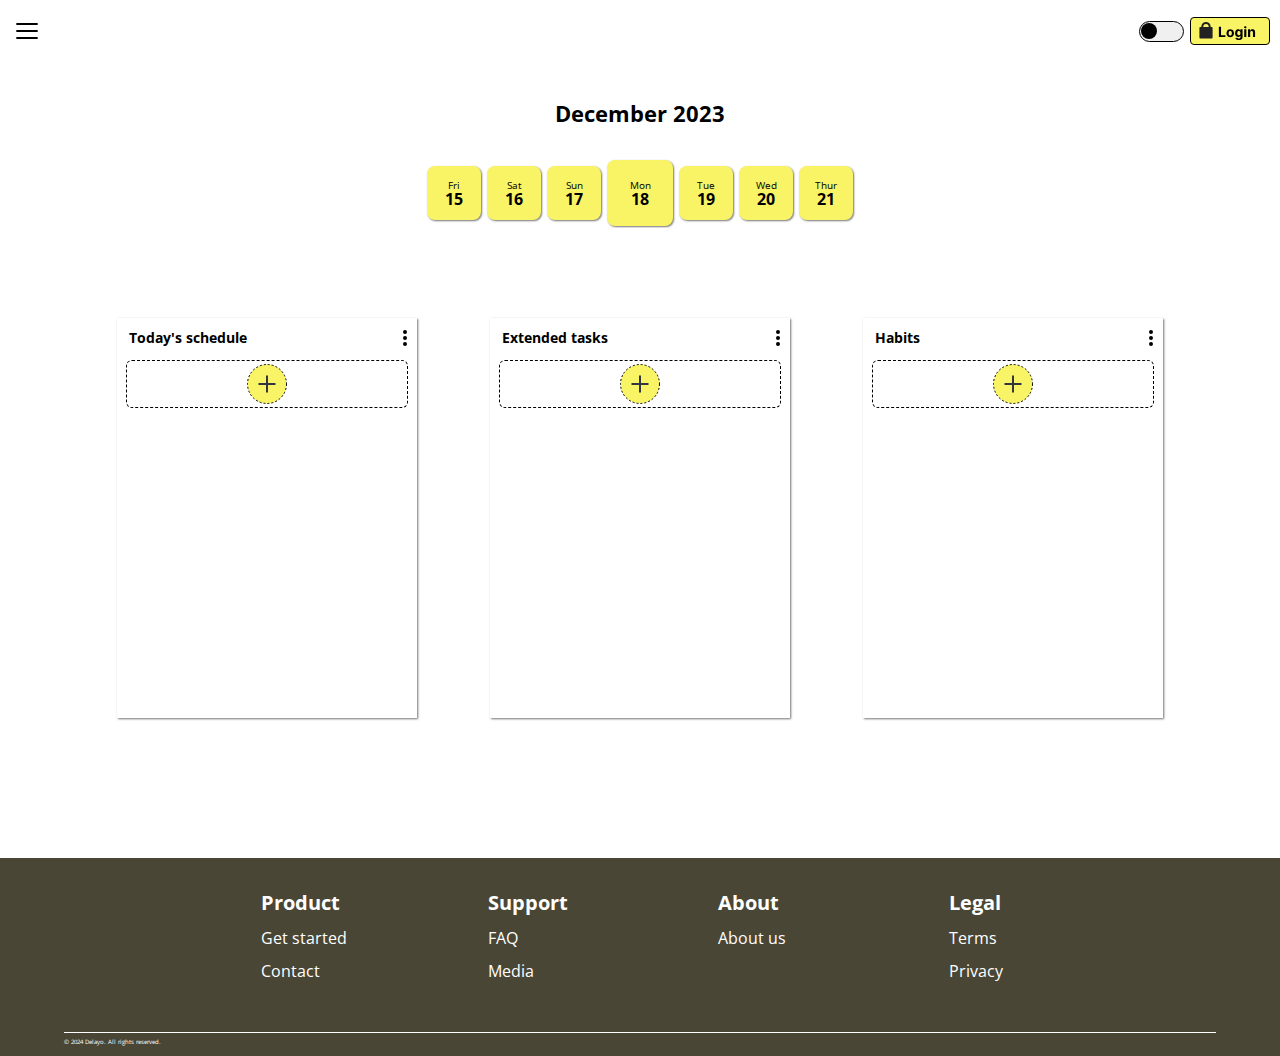
<file: pages/to-do.html>
<!DOCTYPE html>
<html lang="en">
  <head>
    <meta charset="UTF-8" />
    <meta name="viewport" content="width=device-width, initial-scale=1.0" />
    <title>Tasks</title>
    <link rel="stylesheet" href="../reset.css" />
    <link rel="stylesheet" href="../to-do.css" />
    <link rel="preconnect" href="https://fonts.googleapis.com" />
    <link rel="preconnect" href="https://fonts.gstatic.com" crossorigin />
    <link
      href="https://fonts.googleapis.com/css2?family=Open+Sans:ital,wght@0,300..800;1,300..800&display=swap"
      rel="stylesheet"
    />
  </head>
  <body class="light--mode transition--a stop-scrolling">
    <!-- ==============================Header============================== -->
    <header>
      <nav>
        <ul>
          <li>
            <a href="">
              <svg
                id="menu--open"
                width="34"
                height="34"
                viewBox="0 0 34 34"
                fill="none"
                xmlns="http://www.w3.org/2000/svg"
              >
                <path
                  class="menu__stroke"
                  d="M7.08331 9.91669H26.9166"
                  stroke="#081109"
                  stroke-width="2"
                  stroke-linecap="round"
                />
                <path
                  class="menu__stroke"
                  d="M7.08331 17H26.9166"
                  stroke="#081109"
                  stroke-width="2"
                  stroke-linecap="round"
                />
                <path
                  class="menu__stroke"
                  d="M7.08331 24.0833H26.9166"
                  stroke="#081109"
                  stroke-width="2"
                  stroke-linecap="round"
                />
              </svg>
            </a>
          </li>
          <li>
            <div class="toggle">
              <span
                class="toggle__b transition--a"
                aria-label="toggle dark mode"
              ></span>
              <span class="toggle__c transition--a"></span>
            </div>
          </li>
          <li>
            <a href="./register.html">
              <svg
                width="80"
                height="28"
                viewBox="0 0 80 28"
                fill="none"
                xmlns="http://www.w3.org/2000/svg"
              >
                <rect
                  x="0.5"
                  y="0.5"
                  width="79"
                  height="27"
                  rx="3.5"
                  fill="#F9F366"
                  stroke="black"
                />
                <path
                  d="M28.8849 20V9.81818H31.0376V18.2251H35.4027V20H28.8849ZM40.2388 20.1491C39.4666 20.1491 38.7987 19.9851 38.2353 19.657C37.6751 19.3255 37.2426 18.8648 36.9377 18.2749C36.6328 17.6816 36.4803 16.9938 36.4803 16.2116C36.4803 15.4228 36.6328 14.7334 36.9377 14.1435C37.2426 13.5502 37.6751 13.0895 38.2353 12.7614C38.7987 12.4299 39.4666 12.2642 40.2388 12.2642C41.0111 12.2642 41.6773 12.4299 42.2374 12.7614C42.8008 13.0895 43.235 13.5502 43.54 14.1435C43.8449 14.7334 43.9973 15.4228 43.9973 16.2116C43.9973 16.9938 43.8449 17.6816 43.54 18.2749C43.235 18.8648 42.8008 19.3255 42.2374 19.657C41.6773 19.9851 41.0111 20.1491 40.2388 20.1491ZM40.2488 18.5085C40.6001 18.5085 40.8934 18.4091 41.1287 18.2102C41.3641 18.008 41.5414 17.733 41.6607 17.3849C41.7833 17.0369 41.8446 16.6409 41.8446 16.1967C41.8446 15.7526 41.7833 15.3565 41.6607 15.0085C41.5414 14.6605 41.3641 14.3854 41.1287 14.1832C40.8934 13.9811 40.6001 13.88 40.2488 13.88C39.8941 13.88 39.5958 13.9811 39.3539 14.1832C39.1152 14.3854 38.9346 14.6605 38.812 15.0085C38.6926 15.3565 38.633 15.7526 38.633 16.1967C38.633 16.6409 38.6926 17.0369 38.812 17.3849C38.9346 17.733 39.1152 18.008 39.3539 18.2102C39.5958 18.4091 39.8941 18.5085 40.2488 18.5085ZM48.8148 23.0227C48.1287 23.0227 47.5404 22.9283 47.0499 22.7393C46.5627 22.5537 46.1749 22.3002 45.8865 21.9787C45.5982 21.6572 45.4109 21.2959 45.3248 20.8949L47.2836 20.6314C47.3432 20.7839 47.4377 20.9264 47.5669 21.0589C47.6962 21.1915 47.8669 21.2976 48.079 21.3771C48.2944 21.46 48.5563 21.5014 48.8645 21.5014C49.3252 21.5014 49.7047 21.3887 50.003 21.1634C50.3046 20.9413 50.4554 20.5684 50.4554 20.0447V18.6477H50.3659C50.2731 18.8598 50.1339 19.0604 49.9483 19.2493C49.7627 19.4382 49.5241 19.5923 49.2324 19.7116C48.9408 19.831 48.5927 19.8906 48.1884 19.8906C47.615 19.8906 47.093 19.758 46.6223 19.4929C46.155 19.2244 45.7821 18.8151 45.5037 18.2649C45.2286 17.7114 45.0911 17.0121 45.0911 16.1669C45.0911 15.3018 45.2319 14.5793 45.5137 13.9993C45.7954 13.4193 46.1699 12.9851 46.6373 12.6967C47.1079 12.4084 47.6233 12.2642 48.1834 12.2642C48.611 12.2642 48.9689 12.3371 49.2573 12.483C49.5456 12.6255 49.7776 12.8045 49.9533 13.0199C50.1323 13.232 50.2698 13.4408 50.3659 13.6463H50.4455V12.3636H52.5485V20.0746C52.5485 20.7242 52.3894 21.2678 52.0712 21.7053C51.753 22.1428 51.3122 22.4709 50.7488 22.6896C50.1886 22.9117 49.544 23.0227 48.8148 23.0227ZM48.8596 18.2997C49.2009 18.2997 49.4893 18.2152 49.7246 18.0462C49.9632 17.8738 50.1455 17.6286 50.2715 17.3104C50.4007 16.9889 50.4654 16.6044 50.4654 16.157C50.4654 15.7095 50.4024 15.3217 50.2765 14.9936C50.1505 14.6622 49.9682 14.4053 49.7296 14.223C49.4909 14.0407 49.2009 13.9496 48.8596 13.9496C48.5115 13.9496 48.2182 14.044 47.9796 14.233C47.7409 14.4186 47.5603 14.6771 47.4377 15.0085C47.315 15.34 47.2537 15.7228 47.2537 16.157C47.2537 16.5978 47.315 16.9789 47.4377 17.3004C47.5636 17.6186 47.7443 17.8655 47.9796 18.0412C48.2182 18.2135 48.5115 18.2997 48.8596 18.2997ZM54.2338 20V12.3636H56.3517V20H54.2338ZM55.2978 11.3793C54.9829 11.3793 54.7128 11.2749 54.4874 11.0661C54.2653 10.8539 54.1543 10.6004 54.1543 10.3054C54.1543 10.0137 54.2653 9.76349 54.4874 9.55469C54.7128 9.34257 54.9829 9.23651 55.2978 9.23651C55.6126 9.23651 55.8811 9.34257 56.1032 9.55469C56.3285 9.76349 56.4412 10.0137 56.4412 10.3054C56.4412 10.6004 56.3285 10.8539 56.1032 11.0661C55.8811 11.2749 55.6126 11.3793 55.2978 11.3793ZM60.1662 15.5852V20H58.0483V12.3636H60.0668V13.7109H60.1562C60.3253 13.2668 60.6087 12.9155 61.0064 12.657C61.4041 12.3951 61.8864 12.2642 62.4531 12.2642C62.9834 12.2642 63.4458 12.3802 63.8402 12.6122C64.2346 12.8442 64.5412 13.1757 64.7599 13.6065C64.9787 14.0341 65.0881 14.5445 65.0881 15.1378V20H62.9702V15.5156C62.9735 15.0483 62.8542 14.6837 62.6122 14.4219C62.3703 14.1567 62.0372 14.0241 61.6129 14.0241C61.3279 14.0241 61.076 14.0855 60.8572 14.2081C60.6418 14.3307 60.4728 14.5097 60.3501 14.745C60.2308 14.977 60.1695 15.2571 60.1662 15.5852Z"
                  fill="black"
                />
                <path
                  d="M19.6667 10.6667V9.54167C19.6667 7.51662 18.025 5.875 16 5.875V5.875C13.975 5.875 12.3333 7.51662 12.3333 9.54167V10.6667"
                  stroke="#222222"
                  stroke-width="2"
                  stroke-linecap="round"
                />
                <rect
                  x="9.39999"
                  y="9.90002"
                  width="13.2"
                  height="11.5"
                  rx="1"
                  fill="#222222"
                />
              </svg>
            </a>
          </li>
        </ul>
      </nav>
    </header>
    <!-- ==============================Main============================== -->
    <main>
      <!-- ==============================Modal============================== -->
      <div class="modal hidden">
        <div class="flexbox-modal">
          <h4>New Task Window</h4>
          <button class="close-modal">&times;</button>
        </div>
        <form id="modal-form" action="">
          <div>
            <label for="task--name">Task name</label>
            <input type="text" name="task" id="task--name" required />
          </div>
          <!-- dropdown menu -->
          <div class="flexbox-fields">
            <div>
              <label for="difficulty">Select difficulty</label>
              <select name="difficulty" id="difficulty">
                <option value="Easy">Easy</option>
                <option value="Normal">Normal</option>
                <option value="Hard">Hard</option>
              </select>
            </div>
            <div>
              <label for="time">Set time</label>
              <input type="time" name="time" id="time" />
            </div>
          </div>
          <div>
            <label for="description">Description</label>
            <textarea name="description" id="description"></textarea>
          </div>
          <div class="button-container">
            <button type="button" id="cancel-button">Cancel</button>
            <button type="button" id="confirm-button">Confirm</button>
          </div>
        </form>
      </div>
      <div class="overlay hidden"></div>
      <div class="blur hidden"></div>
      <section class="dates">
        <h1>December 2023</h1>
        <div class="flexbox-container">
          <div>
            <svg
              width="23"
              height="36"
              viewBox="0 0 23 36"
              fill="none"
              xmlns="http://www.w3.org/2000/svg"
            >
              <path
                d="M0 18L19.1667 0L23 3.85714L7.66667 18L23 32.1429L19.1667 36L0 18Z"
                fill="#F9F366"
                fill-opacity="0.75"
              />
            </svg>
          </div>

          <div class="calendar one">
            <span>Fri</span><br />
            <span>15</span>
          </div>
          <div class="calendar two">
            <span>Sat</span><br />
            <span>16</span>
          </div>
          <div class="calendar three">
            <span>Sun</span><br />
            <span>17</span>
          </div>
          <div class="calendar four">
            <span>Mon</span><br />
            <span>18</span>
          </div>
          <div class="calendar five">
            <span>Tue</span><br />
            <span>19</span>
          </div>
          <div class="calendar six">
            <span>Wed</span><br />
            <span>20</span>
          </div>
          <div class="calendar seven">
            <span>Thur</span><br />
            <span>21</span>
          </div>
          <div>
            <svg
              width="23"
              height="36"
              viewBox="0 0 23 36"
              fill="none"
              xmlns="http://www.w3.org/2000/svg"
            >
              <path
                d="M23 18L3.83333 0L0 3.85714L15.3333 18L0 32.1429L3.83333 36L23 18Z"
                fill="#F9F366"
                fill-opacity="0.75"
              />
            </svg>
          </div>
        </div>
      </section>
      <div class="grid--tables">
        <section class="table first--table transition--a">
          <div class="flexbox-menu">
            <ul>
              <li><h2>Today's schedule</h2></li>
              <li>
                <svg
                  class="menu--edit"
                  width="24"
                  height="24"
                  viewBox="0 0 24 24"
                  fill="none"
                  xmlns="http://www.w3.org/2000/svg"
                >
                  <circle
                    class="menu__stroke"
                    cx="12"
                    cy="12"
                    r="1"
                    transform="rotate(-90 12 12)"
                    stroke="#33363F"
                    stroke-width="2"
                    stroke-linecap="round"
                  />
                  <circle
                    class="menu__stroke"
                    cx="12"
                    cy="18"
                    r="1"
                    transform="rotate(-90 12 18)"
                    stroke="#33363F"
                    stroke-width="2"
                    stroke-linecap="round"
                  />
                  <circle
                    class="menu__stroke"
                    cx="12"
                    cy="6"
                    r="1"
                    transform="rotate(-90 12 6)"
                    stroke="#33363F"
                    stroke-width="2"
                    stroke-linecap="round"
                  />
                </svg>
              </li>
            </ul>
          </div>
          <div class="flexbox-task"></div>
          <div class="add-task">
            <svg
              id="first-add"
              width="40"
              height="40"
              viewBox="0 0 40 40"
              fill="none"
              xmlns="http://www.w3.org/2000/svg"
            >
              <circle
                cx="20"
                cy="20"
                r="19.5"
                fill="#F9F366"
                stroke="black"
                stroke-dasharray="2 2"
              />
              <path
                d="M20 12.5L20 27.5"
                stroke="#33363F"
                stroke-width="2"
                stroke-linecap="square"
                stroke-linejoin="round"
              />
              <path
                d="M27.5 20L12.5 20"
                stroke="#33363F"
                stroke-width="2"
                stroke-linecap="square"
                stroke-linejoin="round"
              />
            </svg>
          </div>
          <div class="extra-space"></div>
        </section>
        <section class="table second--table transition--a">
          <div class="flexbox-menu">
            <ul>
              <li><h2>Extended tasks</h2></li>
              <li>
                <svg
                  class="menu--edit"
                  width="24"
                  height="24"
                  viewBox="0 0 24 24"
                  fill="none"
                  xmlns="http://www.w3.org/2000/svg"
                >
                  <circle
                    class="menu__stroke"
                    cx="12"
                    cy="12"
                    r="1"
                    transform="rotate(-90 12 12)"
                    stroke="#33363F"
                    stroke-width="2"
                    stroke-linecap="round"
                  />
                  <circle
                    class="menu__stroke"
                    cx="12"
                    cy="18"
                    r="1"
                    transform="rotate(-90 12 18)"
                    stroke="#33363F"
                    stroke-width="2"
                    stroke-linecap="round"
                  />
                  <circle
                    class="menu__stroke"
                    cx="12"
                    cy="6"
                    r="1"
                    transform="rotate(-90 12 6)"
                    stroke="#33363F"
                    stroke-width="2"
                    stroke-linecap="round"
                  />
                </svg>
              </li>
            </ul>
          </div>
          <div class="flexbox-task"></div>
          <div class="add-task">
            <svg
              id="second-add"
              width="40"
              height="40"
              viewBox="0 0 40 40"
              fill="none"
              xmlns="http://www.w3.org/2000/svg"
            >
              <circle
                cx="20"
                cy="20"
                r="19.5"
                fill="#F9F366"
                stroke="black"
                stroke-dasharray="2 2"
              />
              <path
                d="M20 12.5L20 27.5"
                stroke="#33363F"
                stroke-width="2"
                stroke-linecap="square"
                stroke-linejoin="round"
              />
              <path
                d="M27.5 20L12.5 20"
                stroke="#33363F"
                stroke-width="2"
                stroke-linecap="square"
                stroke-linejoin="round"
              />
            </svg>
          </div>
          <div class="extra-space"></div>
        </section>
        <section class="table third--table transition--a">
          <div class="flexbox-menu">
            <ul>
              <li><h2>Habits</h2></li>
              <li>
                <svg
                  class="menu--edit"
                  width="24"
                  height="24"
                  viewBox="0 0 24 24"
                  fill="none"
                  xmlns="http://www.w3.org/2000/svg"
                >
                  <circle
                    class="menu__stroke"
                    cx="12"
                    cy="12"
                    r="1"
                    transform="rotate(-90 12 12)"
                    stroke="#33363F"
                    stroke-width="2"
                    stroke-linecap="round"
                  />
                  <circle
                    class="menu__stroke"
                    cx="12"
                    cy="18"
                    r="1"
                    transform="rotate(-90 12 18)"
                    stroke="#33363F"
                    stroke-width="2"
                    stroke-linecap="round"
                  />
                  <circle
                    class="menu__stroke"
                    cx="12"
                    cy="6"
                    r="1"
                    transform="rotate(-90 12 6)"
                    stroke="#33363F"
                    stroke-width="2"
                    stroke-linecap="round"
                  />
                </svg>
              </li>
            </ul>
          </div>
          <div class="flexbox-task"></div>
          <div class="add-task">
            <svg
              id="third-add"
              width="40"
              height="40"
              viewBox="0 0 40 40"
              fill="none"
              xmlns="http://www.w3.org/2000/svg"
            >
              <circle
                cx="20"
                cy="20"
                r="19.5"
                fill="#F9F366"
                stroke="black"
                stroke-dasharray="2 2"
              />
              <path
                d="M20 12.5L20 27.5"
                stroke="#33363F"
                stroke-width="2"
                stroke-linecap="square"
                stroke-linejoin="round"
              />
              <path
                d="M27.5 20L12.5 20"
                stroke="#33363F"
                stroke-width="2"
                stroke-linecap="square"
                stroke-linejoin="round"
              />
            </svg>
          </div>
          <div class="extra-space"></div>
        </section>
      </div>

      <!-- ==============================Sidebar============================== -->
      <section>
        <nav class="sidebar sidebar--active">
          <div class="grid__wrapper">
            <div>
              <svg
                id="menu--close"
                width="34"
                height="34"
                viewBox="0 0 34 34"
                fill="none"
                xmlns="http://www.w3.org/2000/svg"
              >
                <path
                  class="menu__stroke"
                  d="M7.08331 9.91669H26.9166"
                  stroke="#081109"
                  stroke-width="2"
                  stroke-linecap="round"
                />
                <path
                  class="menu__stroke"
                  d="M7.08331 17H26.9166"
                  stroke="#081109"
                  stroke-width="2"
                  stroke-linecap="round"
                />
                <path
                  class="menu__stroke"
                  d="M7.08331 24.0833H26.9166"
                  stroke="#081109"
                  stroke-width="2"
                  stroke-linecap="round"
                />
              </svg>
              <span id="menu--text">Menu</span>
            </div>
            <div>
              <ul>
                <li>
                  <a
                    href="../index.html"
                    class="menu__item menu--active"
                    id="Home"
                  >
                    <svg
                      width="34"
                      height="34"
                      viewBox="0 0 34 34"
                      fill="none"
                      xmlns="http://www.w3.org/2000/svg"
                    >
                      <path
                        class="menu__stroke"
                        d="M2.8335 31.1666H31.1668"
                        stroke="black"
                        stroke-width="2"
                        stroke-miterlimit="10"
                        stroke-linecap="round"
                        stroke-linejoin="round"
                      />
                      <path
                        class="menu__stroke"
                        d="M4.1792 31.1667L4.25004 14.1242C4.25004 13.26 4.66087 12.4384 5.34087 11.9001L15.2575 4.17923C16.2775 3.3859 17.7084 3.3859 18.7425 4.17923L28.6592 11.8859C29.3534 12.4242 29.75 13.2458 29.75 14.1242V31.1667"
                        stroke="black"
                        stroke-width="2"
                        stroke-miterlimit="10"
                        stroke-linejoin="round"
                      />
                      <path
                        class="menu__stroke"
                        d="M20.6931 19.3448H13.3069C12.4311 19.3448 11.7241 20.059 11.7241 20.9436V31.069H22.2758V20.9436C22.2758 20.059 21.5689 19.3448 20.6931 19.3448Z"
                        stroke="black"
                        stroke-width="2"
                        stroke-miterlimit="10"
                        stroke-linecap="round"
                        stroke-linejoin="round"
                      />
                    </svg>
                    <span>Home</span>
                  </a>
                </li>
                <li>
                  <a
                    href="./to-do.html"
                    class="menu__item menu--active"
                    id="Tasks"
                  >
                    <svg
                      width="34"
                      height="34"
                      viewBox="0 0 34 36"
                      fill="none"
                      xmlns="http://www.w3.org/2000/svg"
                    >
                      <path
                        class="menu__stroke"
                        d="M20.3063 4.625H13.8752C10.9682 4.625 9.51467 4.625 8.61158 5.52809C7.7085 6.43117 7.7085 7.88467 7.7085 10.7917V26.2083C7.7085 29.1153 7.7085 30.5688 8.61158 31.4719C9.51467 32.375 10.9682 32.375 13.8752 32.375H23.1252C26.0322 32.375 27.4857 32.375 28.3887 31.4719C29.2918 30.5688 29.2918 29.1153 29.2918 26.2083V13.6105C29.2918 12.9803 29.2918 12.6653 29.1745 12.3819C29.0571 12.0986 28.8343 11.8758 28.3887 11.4302L22.4866 5.52809C22.041 5.0825 21.8182 4.8597 21.5349 4.74235C21.2516 4.625 20.9365 4.625 20.3063 4.625Z"
                        stroke="#33363F"
                        stroke-width="2"
                      />
                      <path
                        class="menu__stroke"
                        d="M20.0415 4.625V10.7917C20.0415 12.2452 20.0415 12.9719 20.493 13.4235C20.9446 13.875 21.6713 13.875 23.1248 13.875H29.2915"
                        stroke="#33363F"
                        stroke-width="2"
                      />
                    </svg>
                    <span>Tasks</span>
                  </a>
                </li>
              </ul>
            </div>
            <div>
              <ul>
                <li>
                  <a
                    href="./settings.html"
                    class="menu__item menu--active"
                    id="Settings"
                  >
                    <svg
                      width="34"
                      height="34"
                      viewBox="0 0 34 34"
                      fill="none"
                      xmlns="http://www.w3.org/2000/svg"
                    >
                      <path
                        class="menu__fill"
                        d="M21.1801 4.80099H20.1801V4.85087L20.1851 4.9005L21.1801 4.80099ZM21.1801 4.80097H22.1801V4.7511L22.1751 4.70147L21.1801 4.80097ZM21.2539 5.53891L20.2589 5.63841V5.63842L21.2539 5.53891ZM22.0517 8.2182L22.4344 7.29432V7.29432L22.0517 8.2182ZM24.5104 6.88782L25.1437 7.66177V7.66177L24.5104 6.88782ZM25.0844 6.41823L24.4511 5.64427L24.4511 5.64427L25.0844 6.41823ZM26.4678 5.62036L26.418 6.61912L26.4678 5.62036ZM27.7651 6.55193L28.4722 5.84482L28.4722 5.84482L27.7651 6.55193ZM29.448 8.23488L30.1551 7.52777V7.52777L29.448 8.23488ZM30.3796 9.5321L31.3783 9.48228V9.48228L30.3796 9.5321ZM29.5817 10.9156L28.8078 10.2823V10.2823L29.5817 10.9156ZM29.1121 11.4896L29.8861 12.1228L29.8861 12.1228L29.1121 11.4896ZM30.461 14.7461L30.3615 15.7411H30.3615L30.461 14.7461ZM31.199 14.8199L31.2985 13.8249L31.199 14.8199ZM32.7415 15.234L33.4829 14.563L33.4829 14.563L32.7415 15.234ZM32.7415 20.766L33.4829 21.437L33.4829 21.437L32.7415 20.766ZM31.199 21.1801V22.1801H31.2489L31.2985 22.1751L31.199 21.1801ZM31.199 21.1801V20.1801H31.1491L31.0995 20.1851L31.199 21.1801ZM30.4616 21.2538L30.3621 20.2588L30.4616 21.2538ZM29.1127 24.5104L28.3387 25.1436L28.3387 25.1436L29.1127 24.5104ZM29.5818 25.0838L30.3557 24.4505L30.3557 24.4505L29.5818 25.0838ZM30.3797 26.4672L31.3784 26.5171L30.3797 26.4672ZM26.4679 30.379L26.5177 31.3777L26.5177 31.3777L26.4679 30.379ZM25.0844 29.5811L24.4512 30.3551L24.4512 30.3551L25.0844 29.5811ZM24.5105 29.1115L25.1437 28.3376L25.1437 28.3376L24.5105 29.1115ZM22.0518 27.7811L21.6691 26.8573L21.6691 26.8573L22.0518 27.7811ZM21.254 30.4604L20.2589 30.3609V30.3609L21.254 30.4604ZM21.1801 31.199L20.1851 31.0995L21.1801 31.199ZM20.766 32.7415L21.437 33.4829L21.437 33.4829L20.766 32.7415ZM15.234 32.7415L14.563 33.4829L14.563 33.4829L15.234 32.7415ZM14.8199 31.199L13.8249 31.2985L14.8199 31.199ZM14.7461 30.461L13.7511 30.5605L14.7461 30.461ZM13.9483 27.7817L14.3309 26.8578L14.3309 26.8578L13.9483 27.7817ZM11.4895 29.1121L10.8563 28.3382H10.8563L11.4895 29.1121ZM10.9155 29.5818L10.2823 28.8078H10.2823L10.9155 29.5818ZM9.53203 30.3797L9.48221 31.3784L9.48221 31.3784L9.53203 30.3797ZM8.23481 29.4481L7.52771 30.1552H7.52771L8.23481 29.4481ZM6.55186 27.7651L5.84476 28.4722H5.84476L6.55186 27.7651ZM6.41816 25.0844L7.19212 25.7177H7.19212L6.41816 25.0844ZM6.8878 24.5104L6.11385 23.8772L6.11384 23.8772L6.8878 24.5104ZM8.21818 22.0517L7.2943 22.4344L7.2943 22.4344L8.21818 22.0517ZM5.53889 21.2539L5.6384 20.2589H5.6384L5.53889 21.2539ZM4.80099 21.1801L4.90049 20.1851L4.85087 20.1801H4.80099V21.1801ZM4.80097 21.1801L4.70147 22.1751L4.7511 22.1801H4.80097V21.1801ZM3.25855 20.766L4 20.095H4L3.25855 20.766ZM3 19.19H4H3ZM3 16.81H2H3ZM3.25855 15.234L2.5171 14.563L2.51709 14.563L3.25855 15.234ZM4.80099 14.8199L4.9005 15.8149L4.80099 14.8199ZM5.53946 14.7461L5.43996 13.751H5.43996L5.53946 14.7461ZM6.88837 11.4895L7.66232 10.8563L7.66232 10.8563L6.88837 11.4895ZM6.41823 10.9149L7.19219 10.2817L6.41823 10.9149ZM6.55193 8.2342L5.84482 7.52709L6.55193 8.2342ZM10.9156 6.41755L11.5488 5.64359V5.64359L10.9156 6.41755ZM11.4896 6.88723L10.8564 7.66118L10.8727 7.67456L10.8896 7.68723L11.4896 6.88723ZM11.4896 6.88723L12.1229 6.11327L12.1065 6.0999L12.0896 6.08723L11.4896 6.88723ZM13.9483 8.21761L14.331 9.14149L13.9483 8.21761ZM14.7462 5.53832L15.7412 5.63782V5.63782L14.7462 5.53832ZM14.8199 4.80099L13.8249 4.70149V4.70149L14.8199 4.80099ZM15.234 3.25855L14.563 2.51709L14.563 2.5171L15.234 3.25855ZM20.766 3.25855L20.095 4V4L20.766 3.25855ZM22.1801 4.80099V4.80097H20.1801V4.80099H22.1801ZM22.2489 5.43941L22.1751 4.70149L20.1851 4.9005L20.2589 5.63841L22.2489 5.43941ZM22.4344 7.29432C22.6083 7.36634 22.5638 7.50796 22.4765 7.16129C22.389 6.8132 22.334 6.28998 22.2489 5.43941L20.2589 5.63842C20.3371 6.42138 20.4047 7.12331 20.537 7.64923C20.6696 8.17658 20.9423 8.84107 21.6691 9.14208L22.4344 7.29432ZM23.8772 6.11386C23.2156 6.65516 22.8067 6.98625 22.4987 7.17046C22.1919 7.35392 22.2605 7.22229 22.4344 7.29432L21.669 9.14208C22.3958 9.44309 23.0584 9.16605 23.5251 8.88697C23.9906 8.60864 24.5347 8.16005 25.1437 7.66177L23.8772 6.11386ZM24.4511 5.64427L23.8772 6.11386L25.1437 7.66177L25.7176 7.19219L24.4511 5.64427ZM26.5177 4.6216C26.0429 4.59792 25.6585 4.7684 25.3523 4.95928C25.0704 5.13505 24.7633 5.38885 24.4511 5.64427L25.7176 7.19219C26.0712 6.9029 26.2634 6.74816 26.4106 6.65638C26.5335 6.5797 26.508 6.6236 26.418 6.61912L26.5177 4.6216ZM28.4722 5.84482C28.1869 5.5596 27.9066 5.27651 27.6436 5.07355C27.358 4.85316 26.9924 4.64528 26.5177 4.6216L26.418 6.61912C26.3281 6.61463 26.307 6.56841 26.4218 6.65694C26.5591 6.76291 26.7349 6.93601 27.058 7.25904L28.4722 5.84482ZM30.1551 7.52777L28.4722 5.84482L27.058 7.25904L28.7409 8.94199L30.1551 7.52777ZM31.3783 9.48228C31.3547 9.00752 31.1468 8.64196 30.9264 8.35635C30.7234 8.09334 30.4403 7.813 30.1551 7.52777L28.7409 8.94199C29.0639 9.26502 29.237 9.44086 29.343 9.57819C29.4315 9.69292 29.3853 9.67183 29.3808 9.58191L31.3783 9.48228ZM30.3557 11.5488C30.6111 11.2366 30.8649 10.9295 31.0407 10.6476C31.2315 10.3415 31.402 9.95704 31.3783 9.48228L29.3808 9.58191C29.3763 9.49199 29.4202 9.46641 29.3436 9.58937C29.2518 9.73657 29.097 9.92876 28.8078 10.2823L30.3557 11.5488ZM29.8861 12.1228L30.3557 11.5488L28.8078 10.2823L28.3381 10.8563L29.8861 12.1228ZM28.7056 13.5656C28.7776 13.7395 28.646 13.8081 28.8294 13.5013C29.0137 13.1932 29.3448 12.7844 29.8861 12.1228L28.3381 10.8563C27.8399 11.4653 27.3913 12.0094 27.1129 12.4748C26.8339 12.9415 26.5568 13.6042 26.8578 14.3309L28.7056 13.5656ZM30.5605 13.7511C29.7099 13.666 29.1867 13.611 28.8386 13.5234C28.492 13.4362 28.6336 13.3917 28.7056 13.5656L26.8578 14.3309C27.1588 15.0576 27.8233 15.3303 28.3507 15.463C28.8766 15.5953 29.5785 15.6628 30.3615 15.7411L30.5605 13.7511ZM31.2985 13.8249L30.5605 13.7511L30.3615 15.7411L31.0995 15.8149L31.2985 13.8249ZM33.4829 14.563C33.1639 14.2105 32.7716 14.0592 32.4201 13.9777C32.0965 13.9027 31.6999 13.865 31.2985 13.8249L31.0995 15.8149C31.5541 15.8604 31.7994 15.8869 31.9684 15.9261C32.1095 15.9588 32.0604 15.9717 32 15.905L33.4829 14.563ZM34 16.81C34 16.4066 34.0019 16.0082 33.9595 15.6787C33.9134 15.3209 33.8019 14.9154 33.4829 14.563L32 15.905C31.9396 15.8382 31.9574 15.7906 31.9759 15.9344C31.9981 16.1064 32 16.3531 32 16.81H34ZM34 19.19V16.81H32V19.19H34ZM33.4829 21.437C33.8019 21.0846 33.9134 20.6791 33.9595 20.3213C34.0019 19.9918 34 19.5934 34 19.19H32C32 19.6469 31.9981 19.8936 31.9759 20.0656C31.9574 20.2094 31.9396 20.1618 32 20.095L33.4829 21.437ZM31.2985 22.1751C31.6999 22.135 32.0965 22.0973 32.4201 22.0223C32.7716 21.9408 33.1639 21.7895 33.4829 21.437L32 20.095C32.0604 20.0283 32.1095 20.0412 31.9684 20.0739C31.7994 20.1131 31.5541 20.1396 31.0995 20.1851L31.2985 22.1751ZM31.199 22.1801H31.199V20.1801H31.199V22.1801ZM30.5611 22.2489L31.2985 22.1751L31.0995 20.1851L30.3621 20.2588L30.5611 22.2489ZM28.7062 22.4344C28.6341 22.6083 28.4925 22.5637 28.8392 22.4765C29.1873 22.3889 29.7105 22.3339 30.5611 22.2489L30.3621 20.2588C29.5791 20.3371 28.8772 20.4046 28.3512 20.5369C27.8239 20.6696 27.1594 20.9423 26.8584 21.669L28.7062 22.4344ZM29.8866 23.8772C29.3453 23.2156 29.0142 22.8067 28.83 22.4986C28.6466 22.1918 28.7782 22.2605 28.7062 22.4344L26.8584 21.669C26.5574 22.3957 26.8344 23.0584 27.1135 23.5251C27.3918 23.9905 27.8404 24.5346 28.3387 25.1436L29.8866 23.8772ZM30.3557 24.4505L29.8866 23.8772L28.3387 25.1436L28.8078 25.717L30.3557 24.4505ZM31.3784 26.5171C31.4021 26.0423 31.2316 25.6579 31.0407 25.3517C30.865 25.0698 30.6112 24.7627 30.3557 24.4505L28.8078 25.717C29.0971 26.0706 29.2519 26.2628 29.3436 26.41C29.4203 26.5329 29.3764 26.5073 29.3809 26.4174L31.3784 26.5171ZM30.1552 28.4716C30.4404 28.1863 30.7235 27.906 30.9265 27.643C31.1469 27.3574 31.3547 26.9918 31.3784 26.5171L29.3809 26.4174C29.3854 26.3275 29.4316 26.3064 29.3431 26.4211C29.2371 26.5585 29.064 26.7343 28.741 27.0573L30.1552 28.4716ZM28.4722 30.1545L30.1552 28.4716L28.741 27.0573L27.058 28.7403L28.4722 30.1545ZM26.5177 31.3777C26.9925 31.3541 27.3581 31.1462 27.6437 30.9258C27.9067 30.7228 28.187 30.4397 28.4722 30.1545L27.058 28.7403C26.735 29.0633 26.5591 29.2364 26.4218 29.3424C26.3071 29.4309 26.3282 29.3847 26.4181 29.3802L26.5177 31.3777ZM24.4512 30.3551C24.7634 30.6105 25.0705 30.8643 25.3524 31.0401C25.6585 31.2309 26.043 31.4014 26.5177 31.3777L26.4181 29.3802C26.508 29.3757 26.5336 29.4196 26.4106 29.343C26.2634 29.2512 26.0712 29.0964 25.7177 28.8071L24.4512 30.3551ZM23.8773 29.8855L24.4512 30.3551L25.7177 28.8071L25.1437 28.3376L23.8773 29.8855ZM22.4345 28.705C22.2606 28.777 22.192 28.6454 22.4988 28.8289C22.8068 29.0131 23.2157 29.3442 23.8773 29.8855L25.1437 28.3376C24.5347 27.8393 23.9907 27.3907 23.5252 27.1124C23.0585 26.8333 22.3958 26.5562 21.6691 26.8573L22.4345 28.705ZM22.249 30.5599C22.334 29.7094 22.389 29.1861 22.4766 28.838C22.5638 28.4914 22.6084 28.633 22.4345 28.705L21.6691 26.8573C20.9424 27.1583 20.6697 27.8228 20.537 28.3501C20.4047 28.876 20.3372 29.578 20.2589 30.3609L22.249 30.5599ZM22.1751 31.2985L22.249 30.5599L20.2589 30.3609L20.1851 31.0995L22.1751 31.2985ZM21.437 33.4829C21.7895 33.1639 21.9408 32.7716 22.0222 32.4201C22.0973 32.0965 22.135 31.6999 22.1751 31.2985L20.1851 31.0995C20.1396 31.5541 20.1131 31.7994 20.0739 31.9684C20.0412 32.1095 20.0283 32.0604 20.095 32L21.437 33.4829ZM19.19 34C19.5934 34 19.9918 34.0019 20.3213 33.9595C20.6791 33.9134 21.0846 33.8019 21.437 33.4829L20.095 32C20.1618 31.9396 20.2094 31.9574 20.0656 31.9759C19.8936 31.9981 19.6469 32 19.19 32V34ZM16.81 34H19.19V32H16.81V34ZM14.563 33.4829C14.9154 33.8019 15.3209 33.9134 15.6787 33.9595C16.0082 34.0019 16.4066 34 16.81 34V32C16.3531 32 16.1064 31.9981 15.9344 31.9759C15.7906 31.9574 15.8382 31.9396 15.905 32L14.563 33.4829ZM13.8249 31.2985C13.865 31.6999 13.9027 32.0965 13.9777 32.4201C14.0592 32.7716 14.2105 33.1639 14.563 33.4829L15.905 32C15.9717 32.0604 15.9588 32.1095 15.9261 31.9684C15.8869 31.7994 15.8604 31.5541 15.8149 31.0995L13.8249 31.2985ZM13.7511 30.5605L13.8249 31.2985L15.8149 31.0995L15.7411 30.3615L13.7511 30.5605ZM13.5656 28.7056C13.3917 28.6336 13.4362 28.492 13.5234 28.8386C13.611 29.1867 13.666 29.7099 13.7511 30.5605L15.7411 30.3615C15.6628 29.5785 15.5953 28.8766 15.463 28.3507C15.3303 27.8233 15.0576 27.1589 14.3309 26.8578L13.5656 28.7056ZM12.1228 29.8861C12.7844 29.3448 13.1932 29.0137 13.5013 28.8295C13.8081 28.646 13.7395 28.7776 13.5656 28.7056L14.3309 26.8578C13.6042 26.5568 12.9415 26.8339 12.4748 27.113C12.0094 27.3913 11.4653 27.8399 10.8563 28.3382L12.1228 29.8861ZM11.5487 30.3557L12.1228 29.8861L10.8563 28.3382L10.2823 28.8078L11.5487 30.3557ZM9.48221 31.3784C9.95697 31.4021 10.3414 31.2316 10.6475 31.0407C10.9294 30.865 11.2366 30.6112 11.5487 30.3557L10.2823 28.8078C9.92869 29.0971 9.7365 29.2519 9.5893 29.3436C9.46634 29.4203 9.49192 29.3764 9.58184 29.3809L9.48221 31.3784ZM7.52771 30.1552C7.81293 30.4404 8.09327 30.7235 8.35628 30.9265C8.64189 31.1469 9.00745 31.3547 9.48221 31.3784L9.58185 29.3809C9.67177 29.3854 9.69285 29.4316 9.57812 29.3431C9.44079 29.2371 9.26495 29.064 8.94192 28.741L7.52771 30.1552ZM5.84476 28.4722L7.52771 30.1552L8.94192 28.741L7.25897 27.058L5.84476 28.4722ZM4.62153 26.5177C4.64521 26.9925 4.85309 27.3581 5.07349 27.6437C5.27644 27.9067 5.55953 28.187 5.84476 28.4722L7.25897 27.058C6.93594 26.735 6.76284 26.5592 6.65687 26.4218C6.56834 26.3071 6.61456 26.3282 6.61905 26.4181L4.62153 26.5177ZM5.6442 24.4512C5.38878 24.7634 5.13499 25.0705 4.95921 25.3524C4.76833 25.6585 4.59785 26.043 4.62153 26.5177L6.61905 26.4181C6.62353 26.508 6.57964 26.5336 6.65631 26.4106C6.74809 26.2634 6.90283 26.0713 7.19212 25.7177L5.6442 24.4512ZM6.11384 23.8772L5.6442 24.4512L7.19212 25.7177L7.66176 25.1437L6.11384 23.8772ZM7.2943 22.4344C7.22228 22.2605 7.35391 22.1919 7.17045 22.4987C6.98624 22.8067 6.65515 23.2156 6.11385 23.8772L7.66176 25.1437C8.16003 24.5347 8.60863 23.9906 8.88696 23.5251C9.16604 23.0584 9.44307 22.3958 9.14206 21.6691L7.2943 22.4344ZM5.43939 22.2489C6.28996 22.334 6.81319 22.389 7.16127 22.4765C7.50794 22.5638 7.36633 22.6083 7.2943 22.4344L9.14206 21.6691C8.84105 20.9423 8.17657 20.6696 7.64922 20.537C7.12329 20.4047 6.42136 20.3371 5.6384 20.2589L5.43939 22.2489ZM4.70149 22.1751L5.43939 22.2489L5.6384 20.2589L4.90049 20.1851L4.70149 22.1751ZM4.80097 22.1801H4.80099V20.1801H4.80097V22.1801ZM2.51709 21.437C2.83605 21.7895 3.22843 21.9408 3.57987 22.0222C3.90349 22.0973 4.30011 22.135 4.70147 22.1751L4.90048 20.1851C4.44592 20.1396 4.2006 20.1131 4.03163 20.0739C3.89046 20.0412 3.93959 20.0283 4 20.095L2.51709 21.437ZM2 19.19C2 19.5934 1.99806 19.9918 2.04052 20.3213C2.08663 20.6791 2.19813 21.0846 2.51709 21.437L4 20.095C4.06041 20.1618 4.04264 20.2094 4.02412 20.0656C4.00194 19.8936 4 19.6469 4 19.19H2ZM2 16.81L2 19.19H4L4 16.81H2ZM2.51709 14.563C2.19813 14.9154 2.08664 15.3209 2.04052 15.6787C1.99806 16.0082 2 16.4066 2 16.81H4C4 16.3531 4.00194 16.1064 4.02412 15.9344C4.04264 15.7906 4.06041 15.8382 4 15.905L2.51709 14.563ZM4.70149 13.8249C4.30013 13.865 3.9035 13.9027 3.57987 13.9777C3.22844 14.0592 2.83606 14.2105 2.5171 14.563L4 15.905C3.93959 15.9717 3.89046 15.9588 4.03163 15.9261C4.20061 15.8869 4.44593 15.8604 4.9005 15.8149L4.70149 13.8249ZM5.43996 13.751L4.70149 13.8249L4.9005 15.8149L5.63896 15.7411L5.43996 13.751ZM7.29487 13.5655C7.36689 13.3916 7.50851 13.4362 7.16184 13.5234C6.81375 13.611 6.29053 13.666 5.43996 13.751L5.63896 15.7411C6.42193 15.6628 7.12385 15.5953 7.64978 15.463C8.17713 15.3303 8.84162 15.0576 9.14263 14.3309L7.29487 13.5655ZM6.11441 12.1227C6.65571 12.7843 6.9868 13.1932 7.17101 13.5012C7.35448 13.808 7.22284 13.7394 7.29487 13.5655L9.14263 14.3309C9.44364 13.6042 9.1666 12.9415 8.88752 12.4748C8.60919 12.0094 8.1606 11.4653 7.66232 10.8563L6.11441 12.1227ZM5.64427 11.5481L6.11441 12.1227L7.66232 10.8563L7.19219 10.2817L5.64427 11.5481ZM4.6216 9.4816C4.59792 9.95636 4.76839 10.3408 4.95928 10.6469C5.13505 10.9288 5.38885 11.2359 5.64427 11.5481L7.19219 10.2817C6.9029 9.92808 6.74816 9.73589 6.65638 9.5887C6.5797 9.46573 6.6236 9.49131 6.61911 9.58123L4.6216 9.4816ZM5.84482 7.52709C5.5596 7.81232 5.27651 8.09266 5.07355 8.35567C4.85316 8.64128 4.64527 9.00685 4.6216 9.4816L6.61911 9.58123C6.61463 9.67115 6.5684 9.69224 6.65694 9.57751C6.76291 9.44018 6.936 9.26434 7.25904 8.94131L5.84482 7.52709ZM7.52777 5.84415L5.84482 7.52709L7.25904 8.94131L8.94199 7.25836L7.52777 5.84415ZM9.48228 4.62092C9.00752 4.6446 8.64196 4.85248 8.35635 5.07288C8.09334 5.27583 7.81299 5.55892 7.52777 5.84415L8.94199 7.25836C9.26502 6.93533 9.44086 6.76223 9.57819 6.65626C9.69292 6.56773 9.67183 6.61395 9.58191 6.61844L9.48228 4.62092ZM11.5488 5.64359C11.2366 5.38817 10.9295 5.13437 10.6476 4.9586C10.3415 4.76772 9.95704 4.59724 9.48228 4.62092L9.58191 6.61844C9.49199 6.62292 9.4664 6.57903 9.58937 6.6557C9.73656 6.74748 9.92876 6.90222 10.2823 7.19151L11.5488 5.64359ZM12.1229 6.11327L11.5488 5.64359L10.2823 7.19151L10.8564 7.66118L12.1229 6.11327ZM12.0896 6.08723L12.0896 6.08723L10.8896 7.68723L10.8896 7.68723L12.0896 6.08723ZM13.5656 7.29373C13.7395 7.2217 13.8082 7.35334 13.5014 7.16987C13.1933 6.98566 12.7844 6.65457 12.1229 6.11327L10.8564 7.66119C11.4654 8.15946 12.0095 8.60805 12.4749 8.88638C12.9416 9.16546 13.6043 9.4425 14.331 9.14149L13.5656 7.29373ZM13.7511 5.43882C13.6661 6.28939 13.6111 6.81261 13.5235 7.1607C13.4363 7.50737 13.3917 7.36576 13.5656 7.29373L14.331 9.14149C15.0577 8.84048 15.3304 8.17599 15.4631 7.64865C15.5954 7.12272 15.6629 6.42079 15.7412 5.63782L13.7511 5.43882ZM13.8249 4.70149L13.7511 5.43882L15.7412 5.63782L15.8149 4.90049L13.8249 4.70149ZM14.563 2.5171C14.2105 2.83606 14.0592 3.22844 13.9777 3.57987C13.9027 3.9035 13.865 4.30012 13.8249 4.70149L15.8149 4.9005C15.8604 4.44593 15.8869 4.20061 15.9261 4.03163C15.9588 3.89046 15.9717 3.93959 15.905 4L14.563 2.5171ZM16.81 2C16.4066 2 16.0082 1.99806 15.6787 2.04052C15.3209 2.08663 14.9154 2.19813 14.563 2.51709L15.905 4C15.8382 4.06041 15.7906 4.04264 15.9344 4.02412C16.1064 4.00194 16.3531 4 16.81 4V2ZM19.19 2H16.81V4H19.19V2ZM21.437 2.51709C21.0846 2.19813 20.6791 2.08663 20.3213 2.04052C19.9918 1.99806 19.5934 2 19.19 2V4C19.6469 4 19.8936 4.00194 20.0656 4.02412C20.2094 4.04264 20.1618 4.06041 20.095 4L21.437 2.51709ZM22.1751 4.70147C22.135 4.30011 22.0973 3.90349 22.0222 3.57987C21.9408 3.22843 21.7895 2.83605 21.437 2.51709L20.095 4C20.0283 3.93959 20.0412 3.89046 20.0739 4.03163C20.1131 4.2006 20.1396 4.44592 20.1851 4.90048L22.1751 4.70147ZM23 18C23 20.7614 20.7614 23 18 23V25C21.866 25 25 21.866 25 18H23ZM18 13C20.7614 13 23 15.2386 23 18H25C25 14.134 21.866 11 18 11V13ZM13 18C13 15.2386 15.2386 13 18 13V11C14.134 11 11 14.134 11 18H13ZM18 23C15.2386 23 13 20.7614 13 18H11C11 21.866 14.134 25 18 25V23Z"
                        fill="black"
                      />
                    </svg>
                    <span>Settings</span>
                  </a>
                </li>
                <li>
                  <a href="" class="menu__item menu--active" id="Logout">
                    <svg
                      width="34"
                      height="34"
                      viewBox="0 0 34 34"
                      fill="none"
                      xmlns="http://www.w3.org/2000/svg"
                    >
                      <path
                        class="menu__fill"
                        d="M2.75 16.5L1.96913 15.8753L1.46938 16.5L1.96913 17.1247L2.75 16.5ZM15.125 17.5C15.6773 17.5 16.125 17.0523 16.125 16.5C16.125 15.9477 15.6773 15.5 15.125 15.5V17.5ZM7.46913 9.0003L1.96913 15.8753L3.53087 17.1247L9.03087 10.2497L7.46913 9.0003ZM1.96913 17.1247L7.46913 23.9997L9.03087 22.7503L3.53087 15.8753L1.96913 17.1247ZM2.75 17.5H15.125V15.5H2.75V17.5Z"
                        fill="#33363F"
                      />
                      <path
                        class="menu__stroke"
                        d="M13.75 11.1814V8.88851C13.75 7.27017 13.75 6.461 14.224 5.9015C14.6979 5.34201 15.4961 5.20899 17.0924 4.94293L23.2636 3.9144C26.5067 3.37388 28.1282 3.10363 29.1891 4.00232C30.25 4.90102 30.25 6.54493 30.25 9.83276V23.1672C30.25 26.4551 30.25 28.099 29.1891 28.9977C28.1282 29.8964 26.5067 29.6261 23.2636 29.0856L17.0924 28.0571C15.4961 27.791 14.6979 27.658 14.224 27.0985C13.75 26.539 13.75 25.7298 13.75 24.1115V22.0907"
                        stroke="#33363F"
                        stroke-width="2"
                      />
                    </svg>
                    <span>Logout</span>
                  </a>
                </li>
              </ul>
            </div>
          </div>
        </nav>
      </section>
    </main>

    <footer>
      <div class="flexbox-footer">
        <div>
          <ul>
            <li>Product</li>
            <li><a href="">Get started</a></li>
            <li><a href="">Contact</a></li>
          </ul>
        </div>
        <div>
          <ul>
            <li>Support</li>
            <li><a href="">FAQ</a></li>
            <li><a href="">Media</a></li>
          </ul>
        </div>
        <div>
          <ul>
            <li>About</li>
            <li><a href="">About us</a></li>
          </ul>
        </div>
        <div>
          <ul>
            <li>Legal</li>
            <li><a href="">Terms</a></li>
            <li><a href="">Privacy</a></li>
          </ul>
        </div>
      </div>
      <hr />
      <h6>© 2024 Delayo. All rights reserved.</h6>
    </footer>
    <script type="module" src="../sidebar.js"></script>
    <script type="module" src="../darkmode.js"></script>
    <script src="../modal-window.js"></script>
  </body>
</html>
</file>
<file: style.css>
/* ===================================Text=================================== */

:root {
  font-size: 62.5%;
  --fs-h1: clamp(2.4rem, 1.95rem + 1.4286vw, 4rem);
  --fs-h2: clamp(2rem, 1.6rem + 0.8929vw, 3rem);
  --fs-h3: clamp(1.6rem, 1.48rem + 0.6vw, 2.2rem);
  --fs-h4: clamp(0.9rem, 0.76rem + 0.7vw, 1.6rem);
  --fs-h5: clamp(1rem, 0.92rem + 0.4vw, 1.4rem);
  /* Light mode */
}
/* .mode {
  transition: 0.5s ease-in-out;
} */

.light--mode {
  --color-background: #ffffff;
  --color-foreground: #e6e6e444;
  --color-primary: #f9f366;
  --color-secondary: #494636;
  --color-accent: #50b19a;
  --text-color-primary: #000000;
  --text-color-secondary: #7e7e7e;
}
.dark--mode {
  --color-background: #212121;
  --color-foreground: #313131;
  --color-primary: #f9f366;
  --color-secondary: #54524b;
  --color-accent: #50b19a;
  --text-color-primary: #ffffff;
  --text-color-secondary: #d2d2d2;
}

body {
  font-family: "Open Sans", sans-serif;
  font-size: 1.6rem;
  background-color: var(--color-background);
}

h1,
h2,
h3,
h4,
h5,
h6 {
  color: var(--text-color-primary);
}

h1 {
  font-weight: bold;
  font-size: var(--fs-h1);
}
h2 {
  font-weight: 600;
  font-size: var(--fs-h2);
}
main h3 {
  font-weight: 500;
  font-size: var(--fs-h3);
}

h4 {
  font-size: var(--fs-h4);
}
.grid--benefits h4 {
  font-size: clamp(1.6rem, 1.28rem + 1vw, 3.2rem);
}

main h5 {
  font-size: var(--fs-h5);
  color: var(--text-color-secondary);
}
h6 {
  font-size: 0.8rem;
  color: #ffffff;
}
footer li:first-child ~ li {
  font-size: clamp(1.2rem, 0.96rem + 0.5357vw, 2rem);
}
footer li:first-child {
  font-size: clamp(1.6rem, 1.36rem + 0.5357vw, 2.4rem);
  font-weight: 700;
}
/* ================================Nav================================ */
header > nav ul {
  display: flex;
  align-items: center;
  margin: 1.4rem 0;
  flex-wrap: wrap;
}
header > nav li:nth-child(2) label {
  display: flex;
}
li svg {
  display: block;
  margin: 0;
  padding: 0;
  box-sizing: border-box;
}
header > nav ul li:nth-child(1) {
  flex-grow: 1;
  margin-left: 1rem;
}
header > nav li:first-child svg {
  cursor: pointer;
}
header > nav ul li:nth-child(2) {
  margin-right: 0.6rem;
}
header > nav ul li:nth-child(3) {
  margin: 0 1rem 0 0;
  cursor: pointer;
}

/* =============Button============== */
.toggle {
  position: relative;
  width: fit-content;
  height: fit-content;
  display: flex;
}
.transition--a {
  transition: 0.6s ease-in-out;
}
.toggle__b {
  width: 4.5rem;
  height: 2.1rem;
  border-radius: 4rem;
  display: inline-block;
  border: 1px solid black;
  background-color: #f0f0f0;
}
.toggle__c {
  position: absolute;
  width: 1.6rem;
  height: 1.6rem;
  border-radius: 50%;
  background-color: black;
  left: 0.22rem;
  top: 0.24rem;
  cursor: pointer;
}
/* ================================SVG Colors================================ */
/* .header__stroke {
  stroke: var(--text-color-primary);
} */
.menu__stroke {
  stroke: var(--text-color-primary);
}
.menu__fill {
  fill: var(--text-color-primary);
}
/* ===================================Main=================================== */
.stop-scrolling {
  height: 100%;
  overflow: hidden;
}

.hero-section {
  text-align: center;
  margin: 15rem 2.5rem 20rem 2.5rem;
}

.hero-section h3 {
  color: var(--text-color-secondary);
  margin-top: 2rem;
}

.hero-section span {
  color: var(--color-primary);
}

.hero-section div {
  background-color: var(--color-primary);
  display: inline-block;
  padding: 1rem 2rem;
  margin-top: 2rem;
  font-weight: 700;
  cursor: pointer;
}
/* Fix the container */
.yellow-container {
  /* background-image: linear-gradient(
    var(--color-background) 20%,
    var(--color-primary) 20%,
    var(--color-primary)
  ); */
  /* Use grid instead */
  /* Try fit content */
  margin-top: 10rem;
  /* background-color: var(--color-primary); */
  /* height: 60rem; */
  display: grid;
  grid-template-columns: repeat(9, 1fr);
  grid-template-rows: repeat(5, 1fr);
}
.yellow-container img {
  max-width: 120rem;
  width: 100%;
  grid-column: 2 / 9;
  grid-row: 1 / 5;
  justify-self: center;
  z-index: 1;
}
.div--white {
  background-color: var(--color-background);
  grid-column: 1 / 10;
  grid-row: 1 / 3;
}
.div--yellow {
  background-color: var(--color-primary);
  grid-column: 1 / 10;
  grid-row: 3 / 6;
  display: flex;
  justify-content: center;
  align-items: flex-end;
}
.div--yellow h4 {
  color: #000000;
  text-align: center;
  font-weight: 700;
  /* padding: 6rem 0 10rem 0; */
  margin-bottom: clamp(0.4rem, -4.667rem + 10.556vw, 8rem);
  width: 60%;
}
.grid > :first-child {
  background-color: var(--color-secondary);
  color: white;
}
.grid > :nth-child(2) {
  background-color: var(--color-accent);
}
.grid > :nth-child(3) {
  background-color: var(--color-primary);
  display: flex;
  justify-content: flex-start;
}
.grid > :first-child h4 {
  color: #ffffff;
}

.grid > :nth-child(2) h4 {
  color: #000000;
}
.grid > :nth-child(3) h4 {
  color: #000000;
  width: 20%;
  padding-left: 4rem;
  /* margin: 0 3rem 0 2rem; */
}
.grid--benefits > div {
  display: flex;
  align-items: center;
  justify-content: center;
  /* padding: clamp(2.5rem, 1.453rem + 3.941vw, 5rem) 0; */
  padding: clamp(2.5rem, 1.4rem + 5.5vw, 8rem) 0;
}
.grid {
  display: grid;
  margin: 0 2.5rem;
}
.grid--benefits {
  gap: 0.5rem;
  margin-top: 15rem;
  font-weight: 700;
}

main > section:nth-child(5) {
  margin-top: 15rem;
}
main > section:nth-child(5) h2 {
  text-align: center;
}

.flex {
  display: flex;
  justify-content: center;
  flex-wrap: wrap;
  text-align: center;
  margin: 5rem 2.5rem 0 2.5rem;
  gap: 1rem;
}
.flex > div {
  height: 40rem;
  background-color: var(--color-foreground);
  flex: 1;
  min-width: 22rem;
}
.flex > div svg {
  margin-top: 5rem;
}
.flex > div:nth-child(3) svg {
  margin-top: 5.7rem;
}
.flex h3 {
  font-weight: 700;
  padding-bottom: 1rem;
}
.flex h5 {
  margin: 0 auto;
  width: 70%;
}

/* ===================================Footer=================================== */
footer {
  background-color: var(--color-secondary);
  color: white;
  margin-top: 30rem;
}
footer li:first-child ~ li {
  margin-top: 1rem;
}
.flexbox-footer {
  display: flex;
  padding: 3rem 0 5rem 0;
  justify-content: space-around;
  margin: 10rem auto 0 auto;
}
footer hr {
  border: none;
  width: 90%;
  height: 1px;
  background-color: #ffffff;
  margin: 0 auto;
}
footer h6 {
  padding: 0.5rem 0 1rem 5%;
}
.flexbox-footer > div {
  width: 25%;
  display: flex;
  justify-content: center;
}

/* ===================================Sidebar=================================== */
#menu--close {
  cursor: pointer;
}
.sidebar {
  box-shadow: 0.1rem 0.1rem 0.7rem rgb(129, 129, 129);
  position: absolute;
  left: 0;
  top: 0;
  width: max(20%, 25rem);
  background-color: var(--color-background);
  height: 100%;
}
.sidebar--active {
  transition: 0.8s ease-in-out;
  transform: translate(-110%);
}
.grid__wrapper {
  height: 100%;
  display: grid;
  grid-template-rows: 1fr 3fr 1fr;
  grid-template-columns: 1fr;
}
.grid__wrapper > div:first-child {
  align-self: self-start;
  height: 6.2rem;
  width: 100%;
  display: grid;
  grid-template-columns: 1fr 2fr;
}
.grid__wrapper > div:first-child svg {
  margin-left: 1rem;
  align-self: center;
}
.grid__wrapper > div:first-child span {
  align-self: center;
}
.grid__wrapper span {
  font-size: var(--fs-h4);
  font-weight: 700;
}
.grid__wrapper div:first-child ~ div li a {
  display: grid;
  grid-template-columns: 1fr 2fr;
  width: 80%;
  justify-items: center;
  align-items: center;
  margin: 1rem auto;
  cursor: pointer;
}
.grid__wrapper > div:nth-child(2) {
  align-self: self-start;
}
.grid__wrapper > div:nth-child(3) {
  align-self: center;
}
.grid__wrapper div:first-child ~ div li a span {
  justify-self: flex-start;
}

.overlay {
  display: none;
  position: absolute;
  top: 0;
  left: 0;
  width: 100%;
  height: 100vh;
  background-color: black;
  opacity: 50%;
  z-index: 2;
}
.menu__item {
  transition: 0.4s;
}
.menu__item svg {
  transition: 0.4s;
}
path {
  fill: "white";
}
.menu__fill {
  transition: 0.4s;
  fill: black;
}
.menu__stroke {
  transition: 0.4s;
  stroke: black;
}

main nav {
  /* grid-area: 1 / 3 / 1 / 4; */
  z-index: 2;
}

.menu--active {
  border-left: 0.4rem solid var(--color-primary);
  padding-left: 1.5rem;
}
/* ===================================Media Queries=================================== */

@media (min-width: 26em) {
  .flexbox-footer {
    width: 70%;
  }
  .grid > :first-child {
    grid-column: 1/3;
  }
  .grid > :nth-child(2) {
    grid-column: 1/3;
  }
  .grid > :nth-child(3) {
    grid-column: 3/4;
    grid-row: 1/3;
  }
  .grid--benefits {
    gap: 1rem;
    grid-template-columns: repeat(3, 1fr);
    grid-template-rows: repeat(2, 1fr);
  }
}
@media (min-width: 46.8em) {
  footer h6 {
    font-size: 1rem;
  }
}
@media (min-width: 38.125em) {
  .hero-section {
    margin: 15rem auto 20rem auto;
    padding: 0 3rem;
    max-width: 80rem;
  }
}
@media (min-width: 90em) {
  .grid {
    max-width: 140rem;
    margin: 20rem auto 0 auto;
  }
}
</file>
<file: login.css>
/* Could align items in the center with flex */

/* =============================Text==================================== */
:root {
  font-size: 62.5%;
}
body {
  font-family: "Open Sans", sans-serif;
  font-size: 1.6rem;
}

h1 {
  font-weight: bold;
  font-size: clamp(2.4rem, 1rem + 3vw, 4rem);
  padding-bottom: clamp(6rem, 1rem + 6vw, 10rem);
  margin-top: 12vh;
  text-align: center;
}

h2 {
  font-weight: 500;
}
/* Check box and forgot password */
form div:nth-child(3) {
  font-size: clamp(1.2rem, 0.6rem + 1vw, 1.6rem);
}
/* Username and Password label */
form div:first-child label,
form div:nth-child(2) label {
  font-size: 1.4rem;
}

/* Login In with Google text */
.flex-container h3 {
  font-weight: 500;
  color: #666666;
}

/* =============================Main section==================================== */
form > div:first-child,
form > div:nth-child(2) {
  position: relative;
  width: min(75%, 40rem);
  margin: 0 auto;
  margin-bottom: 30px;
  box-shadow: 1px 1px 2px #666666;
  border-radius: 6px;
}

form > div:nth-child(2) > :last-child,
form > div:first-child > :last-child {
  width: 85%;
  min-height: 35px;
  margin-left: 2%;
}

form div:first-child label,
form div:nth-child(2) label {
  position: absolute;
  top: 7px;
  left: 8px;
  color: #8f8f8f;
}
form div:nth-child(2) svg {
  position: absolute;
  top: 7px;
  right: 10px;
}
form div:nth-child(3) input {
  border: 1px solid black;
  height: 19px;
  width: 19px;
}

form div:nth-child(3) {
  margin: 0 auto;
  display: flex;
  align-items: center;
  width: min(70%, 37.5rem);
}

form div:nth-child(3) a {
  color: #f9f366;
}
form div:nth-child(3) > :nth-child(2) {
  margin-left: 8px;
  flex-grow: 1;
}
form button {
  display: block;
  margin: 25px auto;
  width: min(75%, 300px);
  height: 40px;
  background-color: #f9f366;
  border-radius: 6px;
  text-align: center;
  font-weight: 600;
  font-size: 1.6rem;
}
button {
  cursor: pointer;
}
/* =============================Lower section====================================  */
.bridge {
  margin: 3rem 0 2rem 0;
  display: flex;
  align-items: center;
}
.bridge h2 {
  flex-grow: 1;
  text-align: center;
}
hr {
  display: inline-block;
  height: 1px;
  width: 100%;
  background-color: #868686;
}
.bridge div {
  width: 45%;
  display: flex;
}
.flex-container {
  position: relative;
  display: flex;
  margin: 45px auto;
  border: 1px solid #f9f366;
  width: min(70%, 260px);
  min-height: 35px;
  justify-content: center;
  align-items: center;
  border-radius: 6px;
}
.flex-container h3 {
  text-align: center;
  padding: clamp(0.2rem, 0.2rem + 1vw, 1rem) 0;
}
.flex-container svg {
  position: absolute;
  left: 5%;
}

@media (min-height: 56em) {
  h1 {
    margin-top: 20vh;
  }
}

@media (max-width: 21em) {
  .flex-container > svg {
    display: none;
  }
}

/* Ems in media queries are never based on the font size of body, or any other element for that matter. 
They always refer to the default font size set by the user in the browser preferences.  */
/* Use em's in media queries if you intend to support users who change their browser's font-size 
value */
/* My viewport is 1536 x 729 and second monitor is  1360 x 633*/
</file>
<file: register.css>
/* Could align items in the center with flex */

/* ========================================Text====================================== */
:root {
  font-size: 62.5%;
}

body {
  font-family: "Open Sans", sans-serif;
  font-size: 1.6rem;
}

h1 {
  font-weight: bold;
  font-size: clamp(2.4rem, 1rem + 3vw, 4rem);
  padding-bottom: clamp(6rem, 1rem + 6vw, 10rem);
  margin-top: 12vh;
  text-align: center;
}

form > div:nth-child(4) {
  font-size: clamp(1.2rem, 0.6rem + 1vw, 1.6rem);
}

form div:first-child label,
form div:nth-child(2) label,
form div:nth-child(3) label {
  font-size: 1.4rem;
}

.flex-container h3 {
  font-weight: 500;
  color: #666666;
}

.login {
  font-size: clamp(1.2rem, 0.6rem + 1vw, 1.6rem);
}

/* ========================================Main section====================================== */

form > div:first-child,
form > div:nth-child(2),
form > div:nth-child(3) {
  position: relative;
  width: min(75%, 40rem);
  margin: 0 auto;
  margin-bottom: 30px;
  box-shadow: 1px 1px 2px #666666;
  border-radius: 6px;
}

form > div:first-child > :last-child,
form > div:nth-child(2) > :last-child,
form > div:nth-child(3) > :last-child {
  width: 85%;
  min-height: 35px;
  margin-left: 2%;
}
form div:first-child label,
form div:nth-child(2) label,
form div:nth-child(3) label {
  position: absolute;
  top: 7px;
  left: 8px;
  color: #8f8f8f;
}
form div:nth-child(3) svg {
  position: absolute;
  top: 7px;
  right: 10px;
}
form div:nth-child(4) input {
  border: 1px solid black;
  height: 19px;
  width: 19px;
  margin-right: 10px;
}
form div:nth-child(4) {
  margin: 0 auto;
  display: flex;
  align-items: center;
  width: min(70%, 37.5rem);
  /* border: 1px solid red; */
}
form div:nth-child(4) a {
  color: #0047ff;
}

form button {
  display: block;
  margin: 25px auto;
  width: min(75%, 300px);
  height: 40px;
  background-color: #f9f366;
  border-radius: 6px;
  text-align: center;
  font-weight: 600;
  font-size: 1.6rem;
}

.login {
  text-align: center;
}
.login a {
  cursor: pointer;
  color: #f9f366;
}
button {
  cursor: pointer;
}
/* ========================================Lower section====================================== */
.bridge {
  margin: 3rem 0 2rem 0;
  display: flex;
  align-items: center;
}
.bridge h2 {
  flex-grow: 1;
  text-align: center;
}
hr {
  display: inline-block;
  height: 1px;
  width: 100%;
  background-color: #868686;
}
.bridge div {
  width: 45%;
  display: flex;
}
.flex-container {
  position: relative;
  display: flex;
  margin: 45px auto;
  border: 1px solid #f9f366;
  width: min(70%, 260px);
  min-height: 35px;
  justify-content: center;
  align-items: center;
  border-radius: 6px;
}
.flex-container h3 {
  text-align: center;
  padding: clamp(0.2rem, 0.2rem + 1vw, 1rem) 0;
}
.flex-container svg {
  position: absolute;
  left: 7%;
}

@media (min-height: 56em) {
  h1 {
    margin-top: 20vh;
  }
}

@media (max-width: 21em) {
  .flex-container > svg {
    display: none;
  }
}
</file>
<file: settings.css>
/* ===================================Text=================================== */

:root {
  font-size: 62.5%;
  --fs-h1: clamp(2.4rem, 1.95rem + 1.4286vw, 4rem);
  --fs-h2: clamp(2rem, 1.6rem + 0.8929vw, 3rem);
  --fs-h3: clamp(1.6rem, 1.48rem + 0.6vw, 2.2rem);
  --fs-h4: clamp(0.9rem, 0.76rem + 0.7vw, 1.6rem);
  --fs-h5: clamp(1rem, 0.92rem + 0.4vw, 1.4rem);
}

.light--mode {
  --color-background: #ffffff;
  --color-foreground: #e6e6e444;
  --color-primary: #f9f366;
  --color-secondary: #494636;
  --color-accent: #50b19a;
  --text-color-primary: #000000;
  --text-color-secondary: #7e7e7e;
}
.dark--mode {
  --color-background: #212121;
  --color-foreground: #313131;
  --color-primary: #f9f366;
  --color-secondary: #54524b;
  --color-accent: #50b19a;
  --text-color-primary: #ffffff;
  --text-color-secondary: #d2d2d2;
}

body {
  font-family: "Open Sans", sans-serif;
  font-size: 1.6rem;
  background-color: var(--color-background);
}

h1 {
  font-weight: bold;
  font-size: var(--fs-h1);
  color: var(--text-color-primary);
  /* padding-bottom: clamp(6rem, 1rem + 6vw, 10rem); */
  text-align: center;
}
h2 {
  font-weight: 600;
  font-size: var(--fs-h2);
  color: var(--text-color-primary);
}
main h3 {
  font-weight: 500;
  font-size: var(--fs-h3);
  color: var(--text-color-primary);
}

h4 {
  font-size: var(--fs-h4);
  color: var(--text-color-primary);
}

main h5 {
  font-size: var(--fs-h5);
  color: var(--text-color-secondary);
}

h6 {
  font-size: 0.8rem;
}
footer li:first-child ~ li {
  font-size: clamp(1.2rem, 0.96rem + 0.5357vw, 2rem);
}
footer li:first-child {
  font-size: clamp(1.6rem, 1.36rem + 0.5357vw, 2.4rem);
  font-weight: 700;
}
aside li {
  color: var(--text-color-primary);
}

/* Chrome, Safari, Edge, Opera */
input::-webkit-outer-spin-button,
input::-webkit-inner-spin-button {
  -webkit-appearance: none;
  margin: 0;
}

/* Firefox */
input[type="number"] {
  -moz-appearance: textfield;
}
/* ================================Nav================================ */
header > nav ul {
  display: flex;
  align-items: center;
  margin: 1.4rem 0;
  flex-wrap: wrap;
}
header > nav li:nth-child(2) label {
  display: flex;
}
li svg {
  display: block;
  margin: 0;
  padding: 0;
  box-sizing: border-box;
}
header > nav ul li:nth-child(1) {
  flex-grow: 1;
  margin-left: 1rem;
}
header > nav li:first-child svg {
  cursor: pointer;
}
header > nav ul li:nth-child(2) {
  margin-right: 0.6rem;
}
header > nav ul li:nth-child(3) {
  margin: 0 1rem 0 0;
  cursor: pointer;
}

/* =============Button============== */
.toggle {
  position: relative;
  width: fit-content;
  height: fit-content;
  display: flex;
}
.transition--a {
  transition: 0.6s ease-in-out;
}
.toggle__b {
  width: 4.5rem;
  height: 2.1rem;
  border-radius: 4rem;
  display: inline-block;
  border: 1px solid black;
  background-color: #f0f0f0;
}
.toggle__c {
  position: absolute;
  width: 1.6rem;
  height: 1.6rem;
  border-radius: 50%;
  background-color: black;
  left: 0.22rem;
  top: 0.24rem;
  cursor: pointer;
}

/* ================================Main================================ */
.stop-scrolling {
  height: 100%;
  overflow: hidden;
}
aside {
  display: none;
}
aside ul {
  position: absolute;
  padding: 5rem 2rem;
  border-top: 1px solid rgb(164, 164, 164);
  border-right: 1px solid rgb(164, 164, 164);
  border-bottom: 1px solid rgb(164, 164, 164);
  border-radius: 6px;
  height: 100%;
  z-index: 0;
}
aside li {
  border-radius: 6px;
  text-align: center;
  padding: 0.5rem 0rem;
  margin-top: 0.5rem;
  width: 100%;
  min-width: 15rem;
}

aside li:first-child {
  background-color: var(--color-primary);
}
.h2--general {
  margin-top: clamp(6rem, 1rem + 6vw, 10rem);
}

main {
  margin: 0 10%;
}

hr {
  border-top: thin solid var(--text-color-secondary);
}
.dropdown {
  width: 80%;
  justify-self: center;
  display: flex;
  align-items: center;
}
.dropdown > h4 {
  flex-grow: 1;
  text-align: center;
  min-width: 0;
}

.dropdown > svg {
  flex-shrink: 0;
  text-align: center;
}

.field {
  position: relative;
  border: 1px solid var(--text-color-secondary);
  display: block;
  width: 5.4rem;
  height: 2.2rem;
  justify-self: center;
}
.dropdown-2 > :last-child {
  position: relative;
  border: 1px solid var(--text-color-secondary);
  width: 5.4rem;
  height: 2.2rem;
  justify-self: center;
}

.dropdown-2 > :last-child svg {
  position: absolute;
  top: 0.7rem;
  right: 0.4rem;
}
.button {
  justify-self: center;
  display: flex;
}

.field > input {
  position: absolute;
  height: 100%;
  width: 80%;
}
.field > svg:nth-child(2) {
  position: absolute;
  top: 0.1rem;
  right: 0.4rem;
}
.field > svg:nth-child(3) {
  position: absolute;
  bottom: 0.1rem;
  right: 0.4rem;
}
.grid {
  display: grid;
  grid-template-columns: 2fr 1fr;
  align-items: center;
}
.grid--general {
  grid-template-columns: 1fr 1fr;
}

.circle {
  box-shadow: 0.1rem 0.1rem 0.4rem var(--text-color-secondary);
  background-color: #ffffff;
  border-radius: 50%;
}
.circle--large {
  margin: 1rem 0 1.5rem 0;
  position: relative;
  width: 15rem;
  height: 15rem;
}
.circle--small {
  position: absolute;
  width: 5rem;
  height: 5rem;
  bottom: 0rem;
  right: 0rem;
  display: flex;
  justify-content: center;
  align-items: center;
}

.edit {
  background-color: var(--color-primary);
  display: inline-block;
  padding: 0.4rem 0;
  width: 6rem;
  justify-self: center;
}
.edit h4 {
  text-align: center;
  color: #000000;
}
.grid--delete {
  grid-template-columns: 1fr 1fr;
}
.grid--delete > :nth-child(2) {
  text-align: center;
  display: inline-block;
  background-color: #ff4444;
  width: 6rem;
  padding: 0.4rem 0;
  justify-self: start;
}
.grid--delete h4 {
  color: #000000;
}
main .grid {
  margin-top: 0.4rem;
}
main section:first-child ~ section {
  margin-top: 4rem;
}
/* ===================================Sidebar=================================== */
#menu--close {
  cursor: pointer;
}
.sidebar {
  box-shadow: 0.1rem 0.1rem 0.7rem rgb(129, 129, 129);
  position: absolute;
  left: 0;
  top: 0;
  width: max(20%, 25rem);
  background-color: var(--color-background);
  height: 100%;
  z-index: 1;
}
.sidebar--active {
  transition: 0.8s ease-in-out;
  transform: translate(-110%);
}
.grid__wrapper {
  height: 100%;
  display: grid;
  grid-template-rows: 1fr 3fr 1fr;
  grid-template-columns: 1fr;
}
.grid__wrapper > div:first-child {
  align-self: self-start;
  height: 6.2rem;
  width: 100%;
  display: grid;
  grid-template-columns: 1fr 2fr;
}
.grid__wrapper > div:first-child svg {
  margin-left: 1rem;
  align-self: center;
}
.grid__wrapper > div:first-child span {
  align-self: center;
}
.grid__wrapper span {
  font-size: var(--fs-h4);
  font-weight: 700;
}
.grid__wrapper div:first-child ~ div li a {
  display: grid;
  grid-template-columns: 1fr 2fr;
  width: 80%;
  justify-items: center;
  align-items: center;
  margin: 1rem auto;
  cursor: pointer;
}
.grid__wrapper > div:nth-child(2) {
  align-self: self-start;
}
.grid__wrapper > div:nth-child(3) {
  align-self: center;
}
.grid__wrapper div:first-child ~ div li a span {
  justify-self: flex-start;
}
.overlay {
  display: none;
  position: absolute;
  top: 0;
  left: 0;
  width: 100%;
  height: 100vh;
  background-color: black;
  opacity: 50%;
  z-index: 1;
}
.menu__item {
  transition: 0.4s;
}
.menu__item svg {
  transition: 0.4s;
}
/* path {
  fill: "white";
} */
.menu__fill {
  transition: 0.4s;
  fill: black;
}
.menu__stroke {
  transition: 0.4s;
  stroke: black;
}
.menu--active {
  border-left: 0.4rem solid var(--color-primary);
  padding-left: 1.5rem;
}
/* ===================================Footer=================================== */
footer {
  background-color: var(--color-secondary);
  color: white;
}
footer li:first-child ~ li {
  margin-top: 1rem;
}
.flexbox-footer {
  display: flex;
  padding: 3rem 0 5rem 0;
  justify-content: space-around;
  margin: 10rem auto 0 auto;
}
footer hr {
  border: none;
  width: 90%;
  height: 1px;
  background-color: #ffffff;
  margin: 0 auto;
}
footer h6 {
  padding: 0.5rem 0 1rem 5%;
}
.flexbox-footer > div {
  width: 25%;
  display: flex;
  justify-content: center;
}

/* ===================================Media Queries=================================== */

@media (min-width: 26em) {
  .flexbox-footer {
    width: 70%;
  }
}

@media (min-width: 46.8em) {
  main > section {
    max-width: 60rem;
    margin: 0 auto;
  }
  .field {
    width: 7rem;
    height: 2.8rem;
  }
  .dropdown-2 > :last-child {
    width: 7rem;
    height: 2.8rem;
  }
  .dropdown-2 > :last-child svg {
    transform: scale(1.2);
    top: 1rem;
    right: 0.4rem;
  }

  .field > svg:nth-child(2) {
    transform: scale(1.2);
    top: 0.4rem;
    right: 0.4rem;
  }
  .field > svg:nth-child(3) {
    transform: scale(1.2);
    bottom: 0.4rem;
    right: 0.4rem;
  }

  .grid--delete {
    grid-template-columns: 1fr 2fr;
  }

  footer h6 {
    font-size: 1rem;
  }
}

@media (min-width: 64em) {
  .edit {
    width: 8rem;
    padding: 0.4rem 0;
  }

  .grid--delete > :nth-child(2) {
    width: 8rem;
    padding: 0.4rem 0;
  }
}
@media (min-width: 90em) {
  aside {
    /* display: initial; */
  }
}
</file>
<file: to-do.css>
/* ===================================Text=================================== */
:root {
  font-size: 62.5%;
  --fs-h1: clamp(2.4rem, 1.95rem + 1.4286vw, 4rem);
  --fs-h2: clamp(2rem, 1.6rem + 0.8929vw, 3rem);
  --fs-h3: clamp(1.6rem, 1.48rem + 0.6vw, 2.2rem);
  --fs-h4: clamp(0.9rem, 0.76rem + 0.7vw, 1.6rem);
  --fs-h5: clamp(0.9rem, 0.92rem + 0.4vw, 1.4rem);
  --fs-h6: clamp(0.8rem, 0.72rem + 0.4vw, 1.2rem);
}
.light--mode {
  --color-background: #ffffff;
  --color-foreground: #ffffff;
  --color-primary: #f9f366;
  --color-secondary: #494636;
  --color-accent: #50b19a;
  --text-color-primary: #000000;
  --text-color-label: #7e7e7e;
  --text-color-secondary: #7e7e7e;
  --shadow-color: rgb(117, 117, 117);
  --cancel-button-color: #adada8;
}
.dark--mode {
  --color-background: #212121;
  --color-foreground: #272727;
  --color-primary: #f9f366;
  --color-secondary: #54524b;
  --color-accent: #50b19a;
  --text-color-primary: #ffffff;
  --text-color-secondary: #d2d2d2;
  --text-color-label: #ffffff;
  --shadow-color: #000000;
  --cancel-button-color: #efefe0;
}
body {
  font-family: "Open Sans", sans-serif;
  background-color: var(--color-background);
}
h1 {
  font-weight: bold;
  font-size: var(--fs-h3);
  color: var(--text-color-primary);
}
.calendar :last-child {
  font-weight: 700;
  font-size: var(--fs-h4);
}

h6 {
  font-size: 0.6rem;
  padding: 0.5rem 0 0.5rem 5%;
}
.table h2 {
  color: var(--text-color-primary);
}
.table h2 {
  line-height: 1.6rem;
  font-weight: 700;
  font-size: var(--fs-h5);
}
.task-container > h3 {
  font-weight: 500;
  text-wrap: wrap;
  line-height: 1.6rem;
  font-size: var(--fs-h5);
  display: inline-block;
}
.flexbox-task h3 > span {
  font-weight: 500;
  font-size: 1rem;
}
.flexbox-task h5 {
  font-size: 1rem;
  font-weight: 400;
}
.flexbox-task div > div h3 {
  font-size: var(--fs-h5);
  font-weight: 700;
}
.flexbox-task div > div h5 {
  font-size: 0.9rem;
}
footer li:first-child ~ li {
  font-size: clamp(1.2rem, 0.96rem + 0.5357vw, 2rem);
}
footer li:first-child {
  font-size: clamp(1.6rem, 1.36rem + 0.5357vw, 2.4rem);
  font-weight: 700;
}

/* ================================Nav================================ */
header > nav ul {
  display: flex;
  align-items: center;
  margin: 1.4rem 0;
  flex-wrap: wrap;
}
header > nav li:nth-child(2) label {
  display: flex;
}
li svg {
  display: block;
  margin: 0;
  padding: 0;
  box-sizing: border-box;
}
header > nav ul li:nth-child(1) {
  flex-grow: 1;
  margin-left: 1rem;
}
header > nav li:first-child svg {
  cursor: pointer;
}
header > nav ul li:nth-child(2) {
  margin-right: 0.6rem;
}
header > nav ul li:nth-child(3) {
  margin: 0 1rem 0 0;
  cursor: pointer;
}
/* =============Button============== */
.toggle {
  position: relative;
  width: fit-content;
  height: fit-content;
  display: flex;
}
.transition--a {
  transition: 0.6s ease-in-out;
}
.toggle__b {
  width: 4.5rem;
  height: 2.1rem;
  border-radius: 4rem;
  display: inline-block;
  border: 1px solid black;
  background-color: #f0f0f0;
}
.toggle__c {
  position: absolute;
  width: 1.6rem;
  height: 1.6rem;
  border-radius: 50%;
  background-color: black;
  left: 0.22rem;
  top: 0.24rem;
  cursor: pointer;
}
/* =============Calendar============== */
.flexbox-container div > svg {
  display: none;
}
.dates h1 {
  margin: 5rem 0rem 3rem 0;
  text-align: center;
}
.calendar {
  min-height: 5.4rem;
  min-width: 5.4rem;
  background-color: var(--color-primary);
  border-radius: 0.8rem;
  box-shadow: 0.1rem 0.1rem 0.2rem rgb(117, 117, 117);
  text-align: center;
  line-height: 1.4rem;
}

.calendar > :first-child {
  display: inline-block;
  margin-top: 1.2rem;
}

.calendar.four {
  min-height: 6.6rem;
  min-width: 6.6rem;
}
.calendar.four > :first-child {
  margin-top: 1.8rem;
}
.flexbox-container {
  display: flex;
  align-items: center;
  gap: 0.6rem;
  overflow: hidden;
  justify-content: center;
  padding: 0.2rem 0 0.2rem 0;
}

/* Today's schedule */
.stop-scrolling {
  height: 100%;
  overflow: hidden;
}
.test {
  border: 4px solid var(--text-color-primary);
}
.grid--tables {
  width: 85%;
  margin: 5rem auto;
  display: flex;
  gap: 3rem;
  flex-wrap: wrap;
}
.table {
  background-color: var(--color-foreground);
  width: 30rem;
  margin: 4rem auto;
  box-shadow: 0.1rem 0.1rem 0.2rem var(--shadow-color);
  min-height: 40rem;
  height: max(fit-content, 40rem);
}
.flexbox-menu ul {
  display: flex;
  align-items: center;
  padding: 0.8rem 0 1rem 0;
  width: 96%;
  margin-left: 4%;
}
.flexbox-menu ul > :first-child {
  flex-grow: 1;
}
.flexbox-task > div h3 > span {
  display: inline-block;
}
/* Task divs */
/* .flexbox-task > div:not(.add-task, .extra-space) {
  display: flex;
  align-items: center;
  background-color: var(--color-secondary);
  border-radius: 0.6rem;
  width: 94%;
  height: 4.8rem;
  margin: 0 auto;
  margin-bottom: 1.2rem;
  flex-wrap: nowrap;
} */
.task-container {
  background-color: var(--color-secondary);
  position: relative;
  width: 94%;
  margin: 0 auto;
  min-height: 4.8rem;
  border-radius: 0.6rem;
  margin-bottom: 1rem;
  display: flex;
  align-items: center;
}
.task-container > svg {
  position: absolute;
  top: 50%;
  translate: 0 -50%;
  left: 0.5rem;
}
.task-container > div > h3 {
  flex-grow: 2;
}
.flexbox-task div h5 {
  margin-right: 1.2rem;
}
.easy,
.normal,
.hard {
  text-align: center;
  margin-top: 0.2rem;
  padding: 0.1rem 0 0.1rem 0;
  width: 6.6rem;
  border-radius: 0.6rem;
}
.easy {
  background-color: #b9ff61;
  padding-left: 1rem;
  text-align: start;
}
.normal {
  background-color: #f9f366;
}
.hard {
  background-color: #ff4444;
  padding-left: 1rem;
  text-align: start;
}
.flexbox-task h3,
.flexbox-task h5 {
  color: white;
}
.flexbox-task h3 span {
  color: black;
}

.flexbox-task h3 {
  flex-grow: 1;
  margin-left: 3rem;
}
.flexbox-task h5 {
  margin-right: 0.5rem;
}

.flexbox-task > div > div {
  margin-top: 0.5rem;
}
.flexbox-task > div:nth-child(3) > h3 {
  margin-top: 0.5rem;
}

/* .flexbox-task > div:nth-child(3) {
  align-content: flex-start;
  height: 100%;
  flex-wrap: wrap;
  padding: 1rem 0 1rem 0;
} */

.flexbox-task > div:nth-child(3) > div {
  flex-basis: 100%;
  padding-bottom: 2rem;
}

.flexbox-task > div:nth-child(3) > div div:first-child {
  margin: 0 0 0 8%;
}
.flexbox-task > div:nth-child(3) > div div {
  display: flex;
  width: 92%;
  margin-left: 8%;
  height: 3rem;
  align-items: center;
}
.add-task {
  border: 1px dashed var(--text-color-primary);
  border-radius: 0.6rem;
  width: 94%;
  height: 4.8rem;
  margin: 0 auto;
  display: flex;
  justify-content: center;
}
.add-task > svg {
  align-self: center;
}
.extra-space {
  height: 2.4rem;
  margin: 0;
}
/* ===================================Modal=================================== */
form input {
  color: var(--text-color-primary);
}
form textarea {
  color: var(--text-color-primary);
}
.modal h4 {
  color: var(--text-color-primary);
}
.modal label {
  color: var(--text-color-label);
}
.flexbox-fields input,
.flexbox-fields select {
  color: var(--text-color-primary);
}
.flexbox-fields option {
  color: #000000;
}
.hidden {
  display: none;
}
.close-modal {
  font-size: 4rem;
  line-height: 2.2rem;
  color: var(--color-primary);
  cursor: pointer;
}
.flexbox-modal {
  display: flex;
  width: 95%;
  margin: 1.5rem auto 0 auto;
  align-items: flex-start;
}
.modal h4 {
  align-self: center;
  font-size: var(--fs-h6);
  font-weight: 700;
}
.flexbox-modal > :first-child {
  flex-grow: 1;
}
.modal {
  position: fixed;
  box-shadow: 0.2rem 0.2rem 0.4rem var(--shadow-color);
  width: clamp(50rem, 50vw, 75rem);
  height: fit-content;
  background-color: var(--color-background);
  left: 50%;
  top: 50%;
  translate: -50% -50%;
  z-index: 2;
}
form {
  width: 80%;
  margin: 6rem auto 0 auto;
}
form > div:not(.flexbox-fields, .button-container) {
  margin-top: 3rem;
  position: relative;
  box-shadow: 0.1rem 0.1rem 0.2rem var(--shadow-color);
  border-radius: 6px;
  width: 50%;
}

form > div:not(.flexbox-fields, .button-container) > :last-child {
  min-height: 3.5rem;
  margin-left: 2%;
  width: 96%;
}
form > div:nth-child(3) > :last-child {
  min-height: 24rem;
  margin-top: 0.7rem;
}
form > div:first-child {
  width: 60%;
}
.flexbox-fields > div {
  margin-top: 1rem;
  position: relative;
  box-shadow: 0.1rem 0.1rem 0.2rem var(--shadow-color);
  border-radius: 6px;
  width: 50%;
  display: flex;
  align-items: center;
}
#difficulty {
  display: flex;
  align-items: center;
  text-align: center;
}
#time {
  text-align: center;
}

.flexbox-fields > div > :last-child {
  min-height: 3.5rem;
  margin-left: 2%;
  width: 85%;
}
form > div:nth-child(3) {
  width: 100%;
}
form > div:first-child > label {
  top: 50%;
  translate: 0 -50%;
}
form > div > label {
  position: absolute;
  top: 0.7rem;
  left: 0.8rem;
  color: #8f8f8f;
}
.flexbox-fields > div > label {
  opacity: 0%;
  position: absolute;
  top: -3rem;
  text-align: center;
  left: 50%;
  translate: -50%;
  /* position: absolute;
  top: 7px;
  left: 8px;
  color: #8f8f8f; */
}
.flexbox-fields {
  width: 60%;
  margin-top: 3rem;
  display: flex;
  column-gap: 1rem;
}
form button {
  font-size: var(--fs-h6);
  font-weight: 700;
  text-align: center;
  border-radius: 0.4rem;
  padding: 0.7rem 0;
  min-width: 10rem;
  cursor: pointer;
  /* margin-bottom: 10rem; */
}
form .button-container > :first-child {
  background-color: var(--cancel-button-color);
}
form .button-container > :last-child {
  background-color: var(--color-primary);
}
.button-container {
  margin-top: 2rem;
  display: flex;
  justify-content: flex-end;
  gap: 1rem;
  margin-bottom: 5rem;
}
#first-add {
  cursor: pointer;
}
#second-add {
  cursor: pointer;
}
#third-add {
  cursor: pointer;
}
input[type="time"]::-webkit-calendar-picker-indicator {
  filter: invert(85%) sepia(81%) saturate(392%) hue-rotate(338deg)
    brightness(106%) contrast(95%);
}

input:-webkit-autofill,
input:-webkit-autofill:hover,
input:-webkit-autofill:focus,
input:-webkit-autofill:active {
  transition: background-color 5000s ease-in-out 0s;
  -webkit-text-fill-color: var(--text-color-primary);
}
#description {
  overflow-wrap: break-word;
  resize: none;
}
/* ===================================Sidebar=================================== */
#menu--close {
  cursor: pointer;
}
.sidebar {
  box-shadow: 0.1rem 0.1rem 0.7rem rgb(129, 129, 129);
  position: absolute;
  left: 0;
  top: 0;
  width: max(20%, 25rem);
  background-color: var(--color-background);
  height: 100%;
}
.sidebar--active {
  transition: 0.8s ease-in-out;
  transform: translate(-110%);
}
.grid__wrapper {
  height: 100%;
  display: grid;
  grid-template-rows: 1fr 3fr 1fr;
  grid-template-columns: 1fr;
}
.grid__wrapper > div:first-child {
  align-self: self-start;
  height: 6.2rem;
  width: 100%;
  display: grid;
  grid-template-columns: 1fr 2fr;
}
.grid__wrapper > div:first-child svg {
  margin-left: 1rem;
  align-self: center;
}
.grid__wrapper > div:first-child span {
  align-self: center;
}
.grid__wrapper span {
  font-size: var(--fs-h4);
  font-weight: 700;
}
.grid__wrapper div:first-child ~ div li a {
  display: grid;
  grid-template-columns: 1fr 2fr;
  width: 80%;
  justify-items: center;
  align-items: center;
  margin: 1rem auto;
  cursor: pointer;
}
.grid__wrapper > div:nth-child(2) {
  align-self: self-start;
}
.grid__wrapper > div:nth-child(3) {
  align-self: center;
}
.grid__wrapper div:first-child ~ div li a span {
  justify-self: flex-start;
}

.overlay {
  /* display: none; */
  position: fixed;
  top: 0;
  left: 0;
  width: 100%;
  height: 100vh;
  background-color: black;
  opacity: 50%;
  z-index: 1;
}
.blur {
  position: fixed;
  top: 0;
  left: 0;
  width: 100%;
  height: 100vh;
  backdrop-filter: blur(2px);
}
.menu__item {
  transition: 0.4s;
}
.menu__item svg {
  transition: 0.4s;
}
path {
  fill: "white";
}
.menu__fill {
  transition: 0.4s;
  fill: black;
}
.menu__stroke {
  transition: 0.4s;
  stroke: black;
}
main nav {
  z-index: 2;
}
.menu--active {
  border-left: 0.4rem solid #f9f366;
  padding-left: 1.5rem;
}
/* ===================================Footer=================================== */
footer {
  background-color: var(--color-secondary);
  color: white;
}
footer li:first-child ~ li {
  margin-top: 1rem;
}
.flexbox-footer {
  display: flex;
  padding: 3rem 0 5rem 0;
  justify-content: space-around;
  margin: 10rem auto 0 auto;
}
footer hr {
  border: none;
  width: 90%;
  height: 1px;
  background-color: #ffffff;
  margin: 0 auto;
}
footer h6 {
  padding: 0.5rem 0 1rem 5%;
}
.flexbox-footer > div {
  width: 25%;
  display: flex;
  justify-content: center;
}
/* ===================================Media queries=================================== */
@media (min-width: 26em) {
  .flexbox-footer {
    width: 70%;
  }
}
/* @media screen and (max-width: 350px) {
  .calendar.four {
    min-height: 62px;
    min-width: 62px;
  }
  .calendar {
    min-height: 50px;
    min-width: 50px;
  }
  .calendar.four :first-child,
  .calendar.four :last-child {
    font-size: 0.9rem;
  }
  .calendar.four :first-child {
    margin-top: 16px;
  }
  .calendar > :first-child {
    margin-top: 10px;
  }
  .calendar :first-child,
  .calendar :last-child {
    font-size: 0.8rem;
  }
  .table h2,
  .flexbox-task div h3 {
    font-size: 0.8rem;
  }
}
@media screen and (max-width: 320px) {
  .calendar.four {
    min-height: 58px;
    min-width: 58px;
  }
  .calendar {
    min-height: 46px;
    min-width: 46px;
  }
  .calendar.four :first-child,
  .calendar.four :last-child {
    font-size: 0.8rem;
  }
  .calendar.four :first-child {
    margin-top: 14px;
  }
  .calendar > :first-child {
    margin-top: 8px;
  }
  .calendar :first-child,
  .calendar :last-child {
    font-size: 0.7rem;
  }
  .table h2,
  .flexbox-task div h3 {
    font-size: 0.8rem;
  }
}

@media (min-width: 568px) {
  .flexbox-container div > svg {
    display: initial;
    width: 80%;
    height: 80%;
  }
  .calendar.four {
    min-height: 70px;
    min-width: 70px;
  }
  .calendar {
    min-height: 58px;
    min-width: 58px;
  }
  .calendar.four :first-child,
  .calendar.four :last-child {
    font-size: 1.05rem;
  }
  .calendar.four :first-child {
    margin-top: 20px;
  }
  .calendar > :first-child {
    margin-top: 14px;
  }
  .calendar :first-child,
  .calendar :last-child {
    font-size: 1.05rem;
  }

  .flexbox-footer {
    gap: 40px;
  }
  nav ul > :first-child svg {
    width: 32px;
    height: 32px;
  }
  nav ul > :nth-child(2) svg {
    width: 38px;
    height: 18px;
  }
  nav ul > :last-child svg {
    width: 70px;
    height: 23px;
  }
}
@media (min-width: 768px) {
  .flexbox-footer {
    gap: 60px;
  }
}
@media (min-width: 1024px) {
  .dates > h1 {
    font-size: 1.1rem;
  }

  .flexbox-footer {
    gap: 80px;
  }
  nav ul > :first-child svg {
    width: 35px;
    height: 35px;
  }
  nav ul > :nth-child(2) svg {
    width: 42px;
    height: 20px;
  }
  nav ul > :last-child svg {
    width: 77px;
    height: 25px;
  }

  .flexbox-container div > svg {
    display: initial;
    width: 90%;
    height: 90%;
  }
  .calendar.four {
    min-height: 77px;
    min-width: 77px;
  }
  .calendar {
    min-height: 64px;
    min-width: 64px;
  }
  .calendar.four :first-child,
  .calendar.four :last-child {
    font-size: 1.1rem;
  }
  .calendar.four :first-child {
    margin-top: 22px;
  }
  .calendar > :first-child {
    margin-top: 16px;
  }
  .calendar :first-child,
  .calendar :last-child {
    font-size: 1.1rem;
  }
}
@media (min-width: 768px) {
  .flexbox-footer {
    gap: 60px;
  }
}
@media (min-width: 1024px) {
  .flexbox-footer {
    gap: 80px;
  }
  nav ul > :first-child svg {
    width: 35px;
    height: 35px;
  }
  nav ul > :nth-child(2) svg {
    width: 42px;
    height: 20px;
  }
  nav ul > :last-child svg {
    width: 77px;
    height: 25px;
  }

  .flexbox-container div > svg {
    display: initial;
    width: 90%;
    height: 90%;
  }
  .calendar.four {
    min-height: 77px;
    min-width: 77px;
  }
  .calendar {
    min-height: 64px;
    min-width: 64px;
  }
  .calendar.four :first-child,
  .calendar.four :last-child {
    font-size: 1.1rem;
  }
  .calendar.four :first-child {
    margin-top: 22px;
  }
  .calendar > :first-child {
    margin-top: 16px;
  }
  .calendar :first-child,
  .calendar :last-child {
    font-size: 1.1rem;
  }
}
@media (min-width: 1300px) {
  .flexbox-footer {
    gap: 100px;
  }
  nav ul > :first-child svg {
    width: 38px;
    height: 38px;
  }
  nav ul > :nth-child(2) svg {
    width: 47px;
    height: 24px;
  }
  nav ul > :last-child svg {
    width: 84px;
    height: 27px;
  }

  .flexbox-container div > svg {
    display: initial;
    width: 100%;
    height: 100%;
  }
  .calendar.four {
    min-height: 84px;
    min-width: 84px;
  }
  .calendar {
    min-height: 70px;
    min-width: 70px;
  }
  .calendar.four :first-child,
  .calendar.four :last-child {
    font-size: 1.2rem;
  }
  .calendar.four :first-child {
    margin-top: 24px;
  }
  .calendar > :first-child {
    margin-top: 18px;
  }
  .calendar :first-child,
  .calendar :last-child {
    font-size: 1.2rem;
  }
  .dates > h1 {
    font-size: 1.2rem;
  }
  .table {
    min-width: 320px;
  }
  .flexbox-task > div:first-child h3 > span {
    margin-top: 4px;
  }
  .flexbox-task > div:nth-child(2) h3 > span {
    margin-top: 4px;
  }
  .flexbox-task > div:nth-child(3) h3 > span {
    margin-top: 4px;
  }
  .flexbox-task > div:first-child,
  .flexbox-task > div:nth-child(2) {
    height: 54px;
  }
  .flexbox-task > div:nth-child(3) {
    padding: 6px 0 6px 0;
  }
  .table h2,
  .flexbox-task div h3 {
    font-size: 0.95rem;
  }
  .flexbox-task h3 > span {
    font-size: 0.8rem;
  }
  .flexbox-task h5 {
    font-size: 0.8rem;
    margin-right: 10px;
  }
  .flexbox-task div > div h3 {
    font-size: 0.8rem;
    font-weight: 700;
  }
  .flexbox-task div > div h5 {
    font-size: 0.7rem;
  }
  .flexbox-task > div:not(.add-task, .extra-space) {
    margin-bottom: 14px;
  }
} */
</file>
